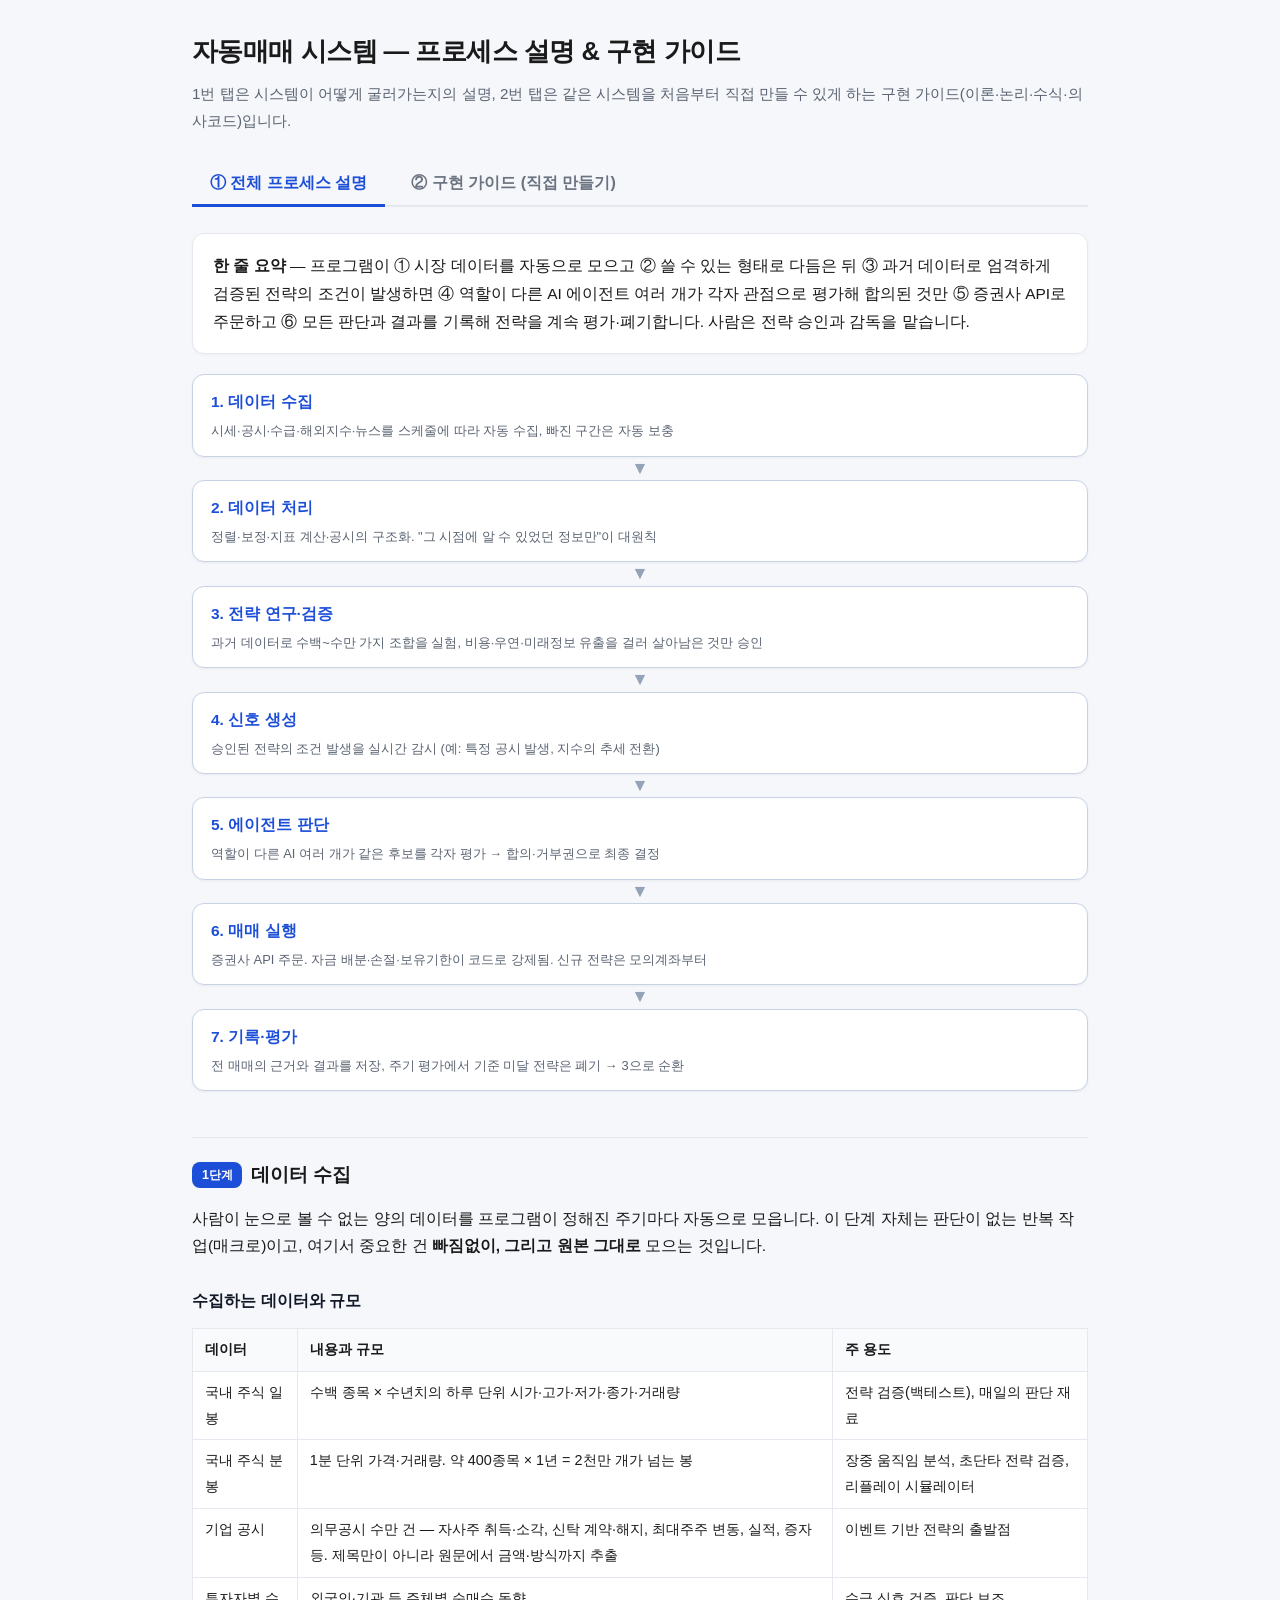
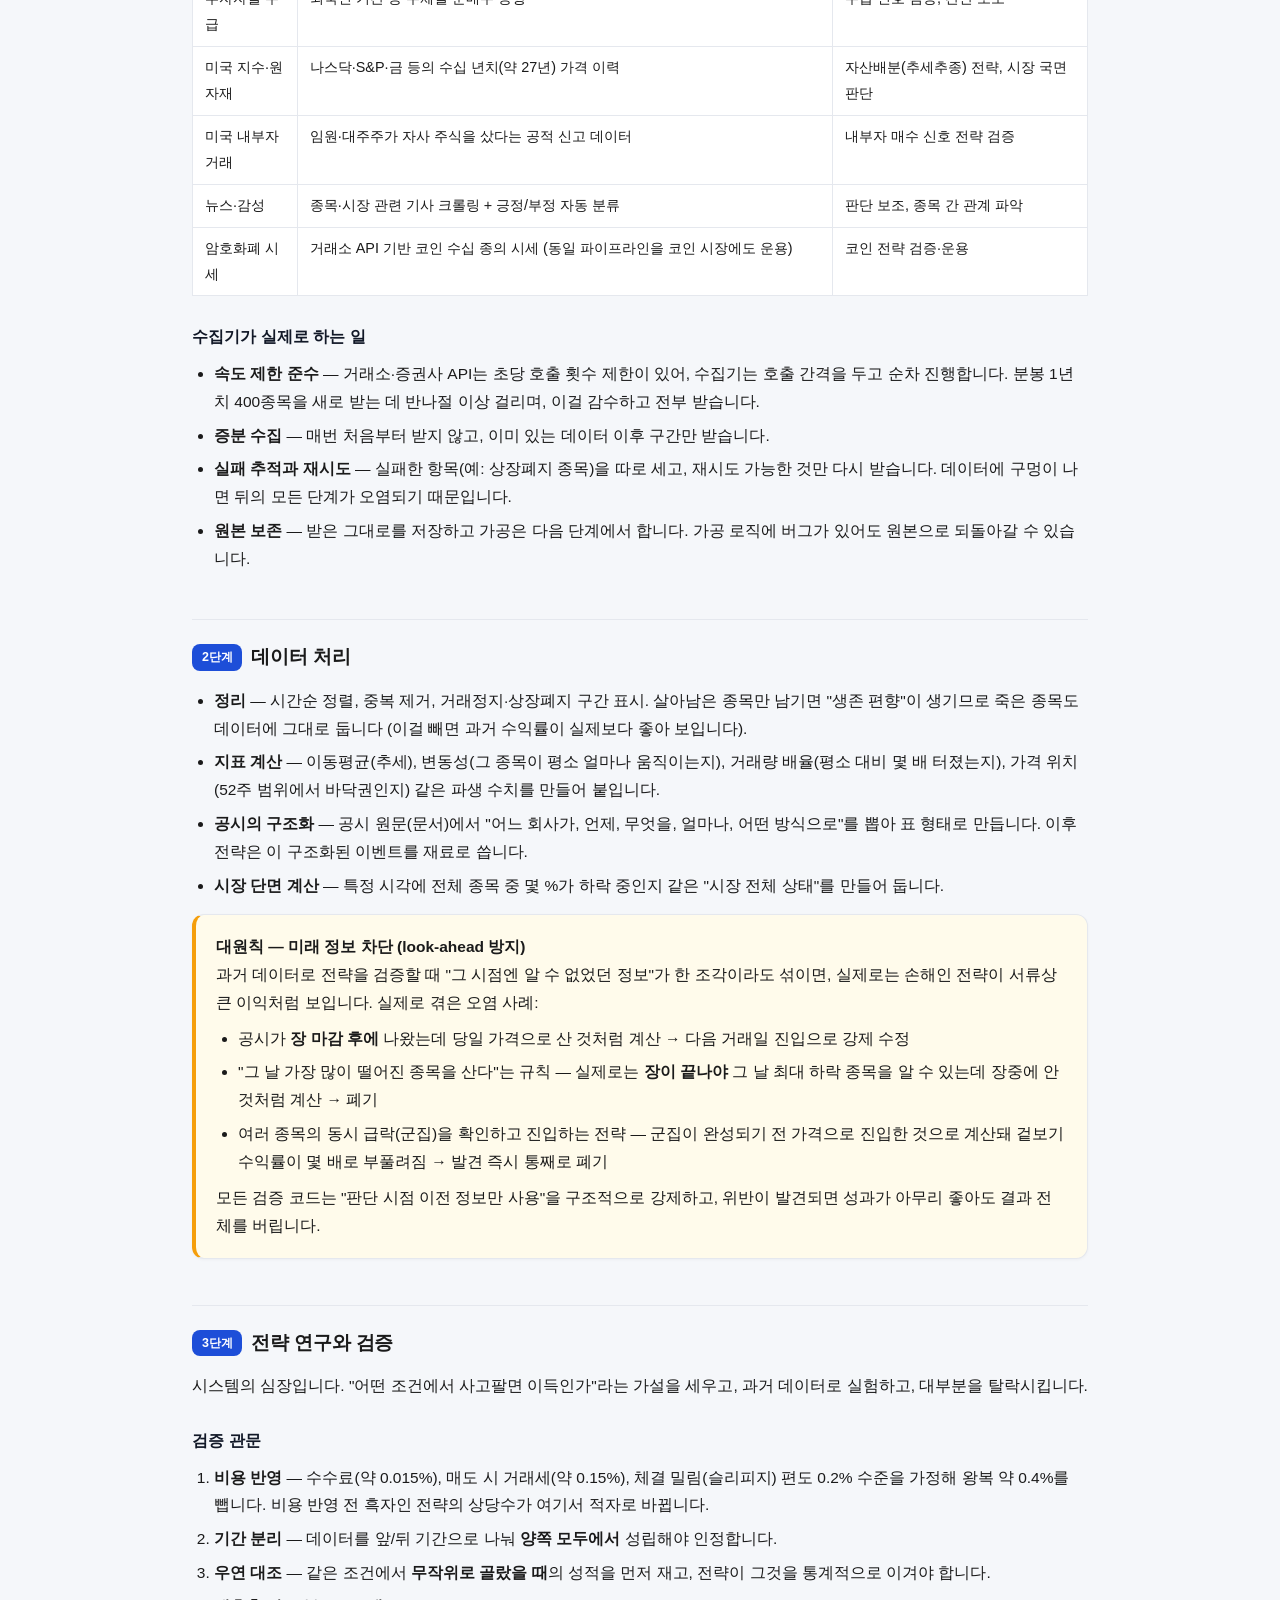
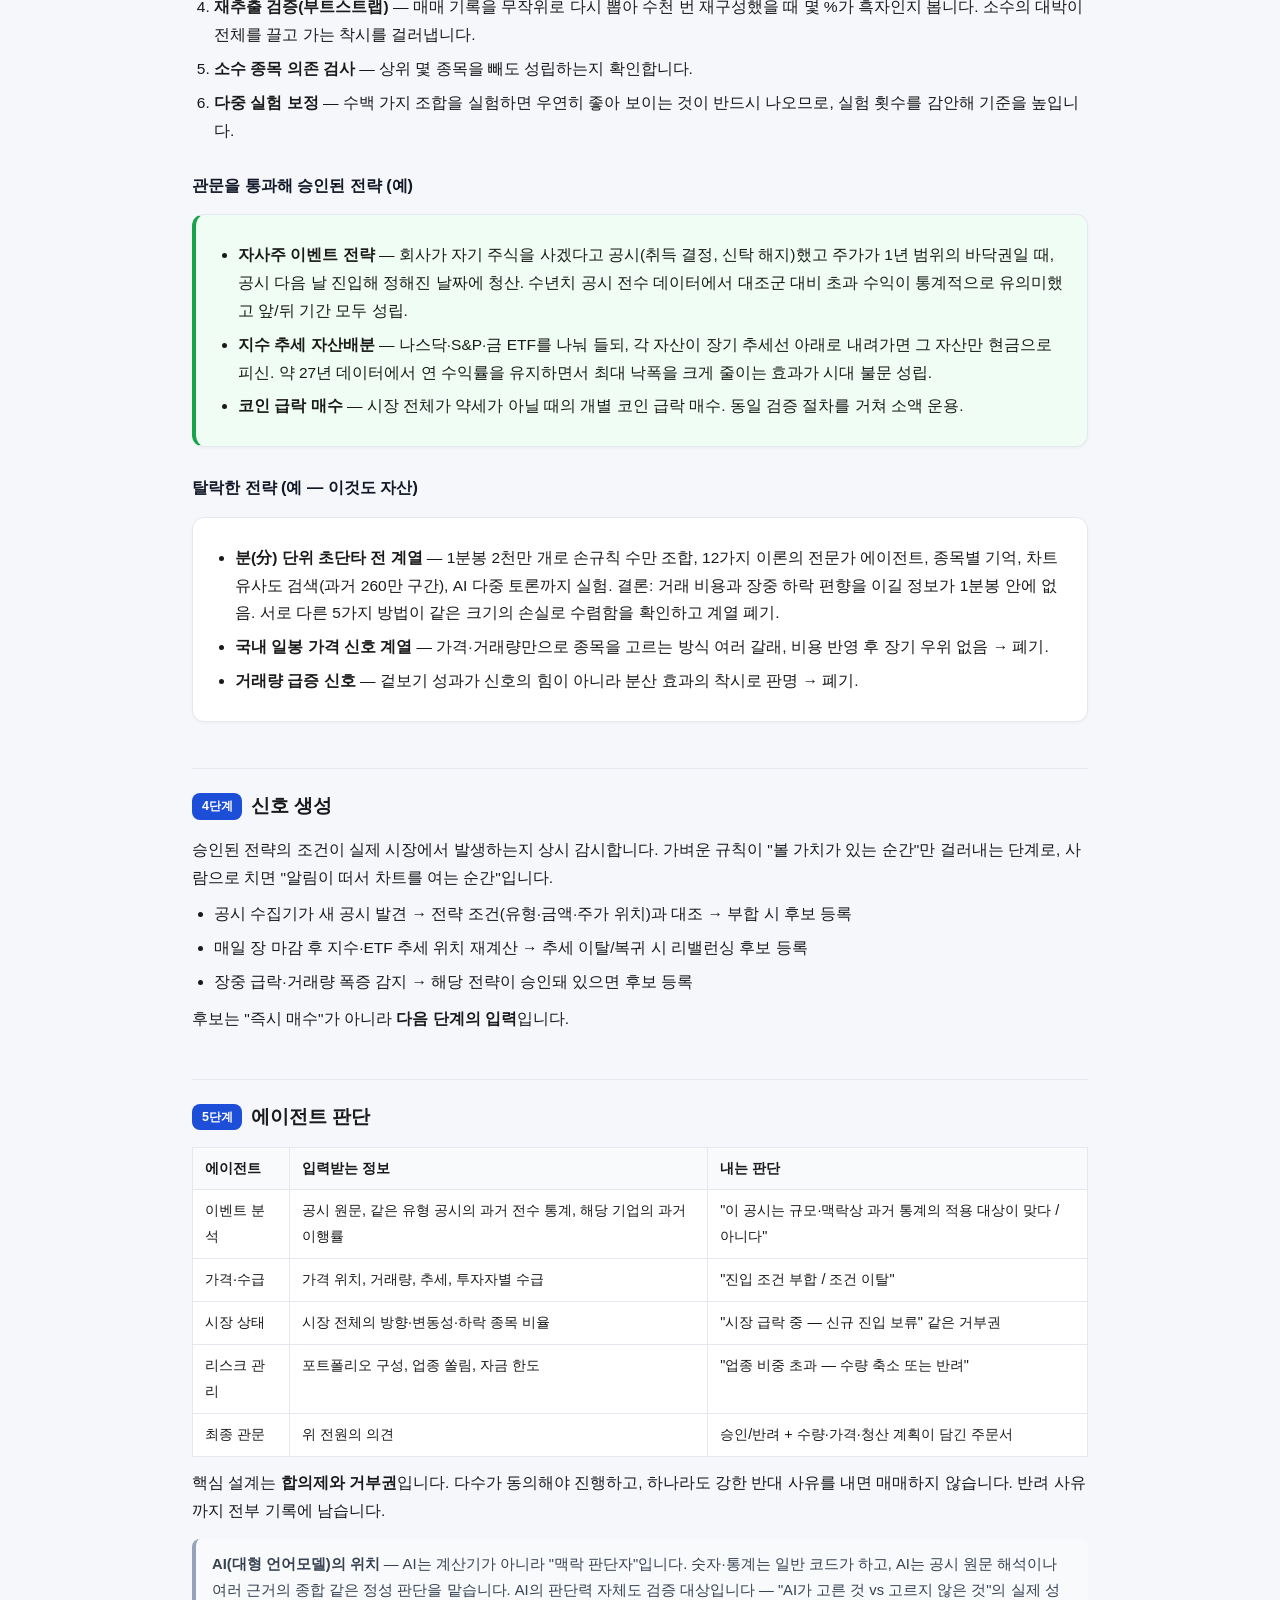
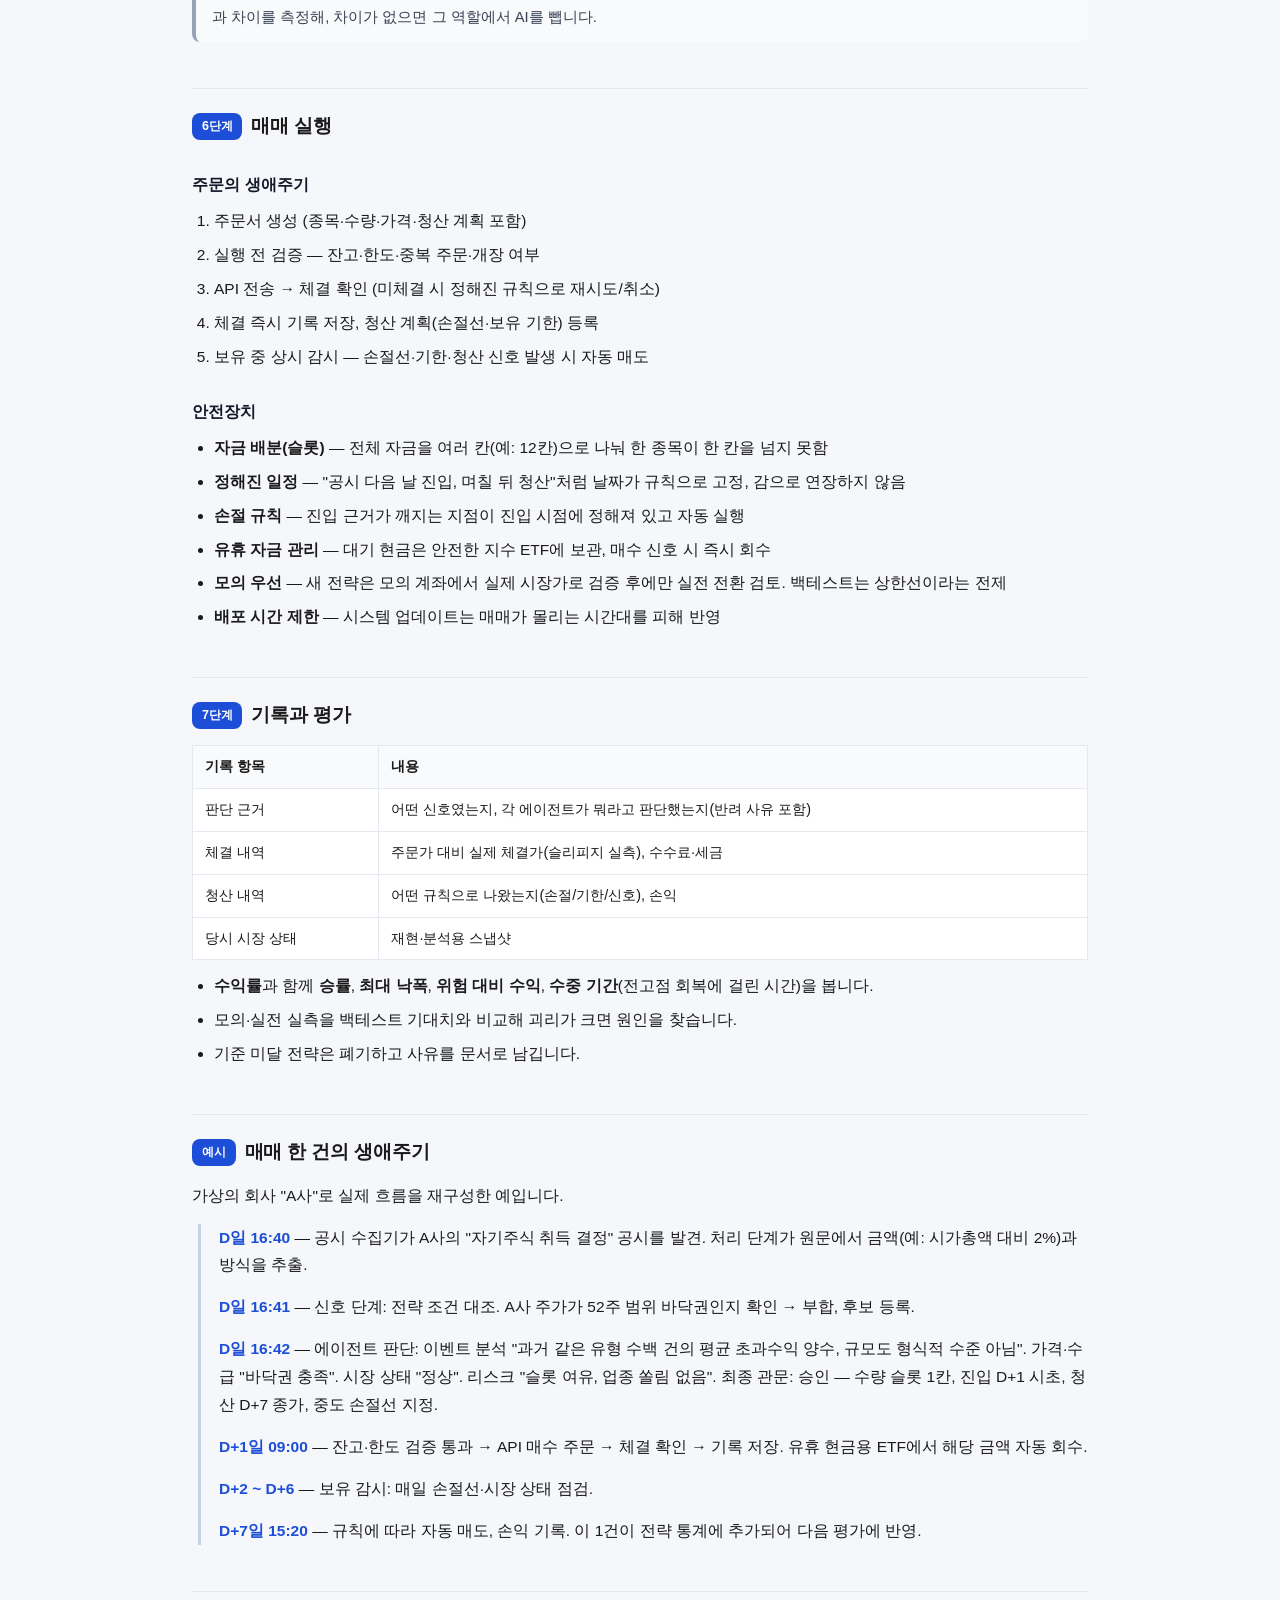
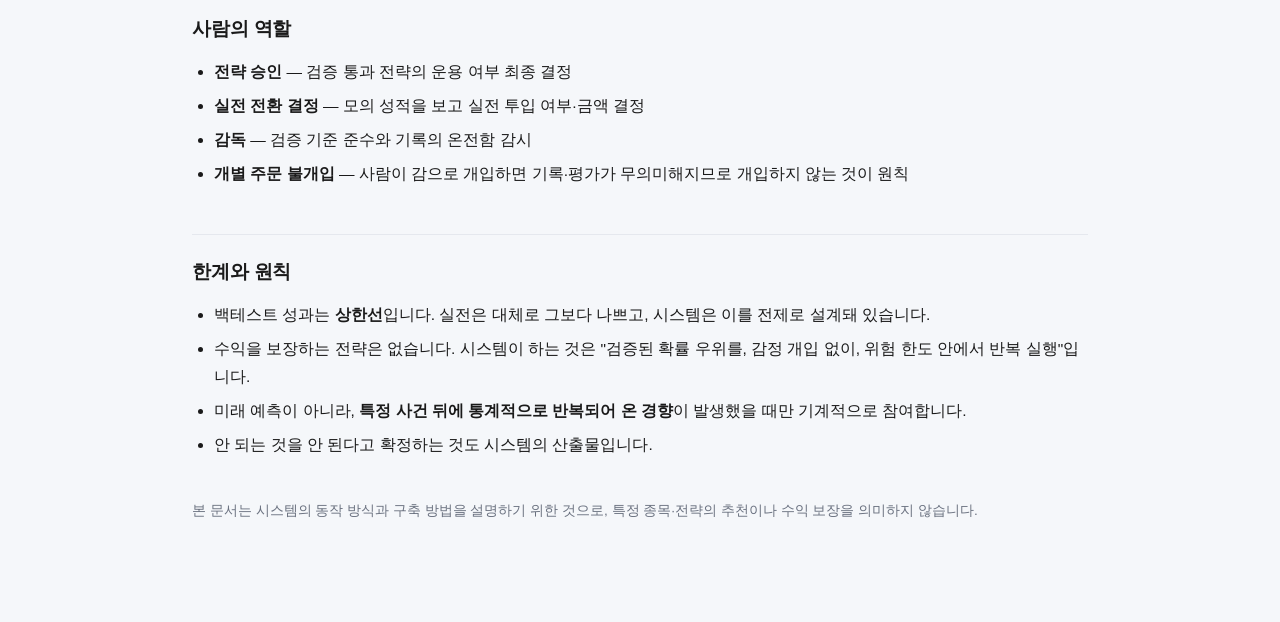
<file: reference.html>
<!doctype html>
<html lang="ko">
<head>
<meta charset="utf-8">
<meta name="viewport" content="width=device-width,initial-scale=1">
<title>자동매매 시스템 — 프로세스 설명 &amp; 구현 가이드</title>
<style>
:root{color-scheme:light}
*{box-sizing:border-box}
body{margin:0;background:#f5f7fa;color:#1a1a1a;font-family:-apple-system,'Segoe UI','Malgun Gothic',sans-serif;line-height:1.8;font-size:15.5px}
.page{max-width:940px;margin:0 auto;padding:28px 22px 90px}
h1{font-size:1.6rem;letter-spacing:-.02em;margin:0 0 6px}
.sub{color:#5b6472;margin:0 0 20px;font-size:.95rem}
.tabs{display:flex;gap:8px;margin:0 0 26px;border-bottom:2px solid #e5e8ee;position:sticky;top:0;background:#f5f7fa;padding-top:8px;z-index:10}
.tabs button{border:none;background:none;font-size:1rem;font-weight:650;padding:10px 18px;cursor:pointer;color:#6b7280;border-bottom:3px solid transparent;margin-bottom:-2px}
.tabs button.on{color:#1d4ed8;border-bottom-color:#1d4ed8}
.tab{display:none}
.tab.on{display:block}
h2{font-size:1.2rem;margin:46px 0 12px;padding-top:20px;border-top:1px solid #e5e8ee;letter-spacing:-.01em}
h2 .step{display:inline-block;background:#1d4ed8;color:#fff;border-radius:8px;font-size:.78rem;padding:2px 10px;margin-right:9px;vertical-align:2px;font-weight:700}
h2 .step.g{background:#047857}
h3{font-size:1.02rem;margin:26px 0 8px;color:#111827}
p{margin:9px 0}
.box{background:#fff;border:1px solid #e5e8ee;border-radius:12px;padding:18px 20px;margin:14px 0;box-shadow:0 1px 3px rgba(16,24,40,.04)}
.note{background:#f8fafc;border-left:4px solid #94a3b8;border-radius:8px;padding:12px 16px;margin:14px 0;font-size:.92rem;color:#374151}
.warn{background:#fffbeb;border-left:4px solid #f59e0b}
.good{background:#f0fdf4;border-left:4px solid #16a34a}
table{border-collapse:collapse;width:100%;margin:12px 0;font-size:.9rem;background:#fff}
th,td{border:1px solid #e5e8ee;padding:8px 12px;text-align:left;vertical-align:top}
th{background:#f8fafc;font-weight:650;white-space:nowrap}
.flow{display:flex;flex-direction:column;gap:0;margin:20px 0}
.fbox{background:#fff;border:1.5px solid #c7d2e5;border-radius:12px;padding:13px 18px;box-shadow:0 1px 3px rgba(16,24,40,.05)}
.fbox b{color:#1d4ed8}
.fbox small{color:#5b6472;display:block;margin-top:3px}
.farrow{text-align:center;color:#94a3b8;font-size:1.1rem;padding:3px 0;line-height:1}
ul,ol{margin:8px 0;padding-left:22px}
li{margin:6px 0}
.small{font-size:.85rem;color:#6b7280}
code{background:#eef2f7;border-radius:5px;padding:1px 6px;font-size:.87em}
pre{background:#0f172a;color:#e2e8f0;border-radius:10px;padding:14px 18px;overflow-x:auto;font-size:.84rem;line-height:1.6;margin:12px 0}
pre .c{color:#7dd3fc}
.formula{background:#fff;border:1px dashed #94a3b8;border-radius:10px;padding:12px 18px;margin:12px 0;font-family:ui-monospace,Consolas,monospace;font-size:.9rem;overflow-x:auto;white-space:nowrap}
.tl{border-left:3px solid #c7d2e5;margin:14px 0 14px 6px;padding-left:18px}
.tl .t{margin:14px 0}
.tl .t b{color:#1d4ed8}
.toc{background:#fff;border:1px solid #e5e8ee;border-radius:12px;padding:14px 20px;margin:16px 0;font-size:.92rem;columns:2;column-gap:30px}
.toc a{color:#1d4ed8;text-decoration:none}
.toc div{margin:4px 0;break-inside:avoid}
</style>
</head>
<body>
<div class="page">

<h1>자동매매 시스템 — 프로세스 설명 &amp; 구현 가이드</h1>
<p class="sub">1번 탭은 시스템이 어떻게 굴러가는지의 설명, 2번 탭은 같은 시스템을 처음부터 직접 만들 수 있게 하는 구현 가이드(이론·논리·수식·의사코드)입니다.</p>

<div class="tabs">
<button class="on" onclick="tab(0)">① 전체 프로세스 설명</button>
<button onclick="tab(1)">② 구현 가이드 (직접 만들기)</button>
</div>

<!-- ══════════════════════ 탭 1: 프로세스 설명 ══════════════════════ -->
<div class="tab on" id="tab0">

<div class="box">
<b>한 줄 요약</b> — 프로그램이 ① 시장 데이터를 자동으로 모으고 ② 쓸 수 있는 형태로 다듬은 뒤 ③ 과거 데이터로 엄격하게 검증된 전략의 조건이 발생하면 ④ 역할이 다른 AI 에이전트 여러 개가 각자 관점으로 평가해 합의된 것만 ⑤ 증권사 API로 주문하고 ⑥ 모든 판단과 결과를 기록해 전략을 계속 평가·폐기합니다. 사람은 전략 승인과 감독을 맡습니다.
</div>

<div class="flow">
  <div class="fbox"><b>1. 데이터 수집</b><small>시세·공시·수급·해외지수·뉴스를 스케줄에 따라 자동 수집, 빠진 구간은 자동 보충</small></div>
  <div class="farrow">▼</div>
  <div class="fbox"><b>2. 데이터 처리</b><small>정렬·보정·지표 계산·공시의 구조화. "그 시점에 알 수 있었던 정보만"이 대원칙</small></div>
  <div class="farrow">▼</div>
  <div class="fbox"><b>3. 전략 연구·검증</b><small>과거 데이터로 수백~수만 가지 조합을 실험, 비용·우연·미래정보 유출을 걸러 살아남은 것만 승인</small></div>
  <div class="farrow">▼</div>
  <div class="fbox"><b>4. 신호 생성</b><small>승인된 전략의 조건 발생을 실시간 감시 (예: 특정 공시 발생, 지수의 추세 전환)</small></div>
  <div class="farrow">▼</div>
  <div class="fbox"><b>5. 에이전트 판단</b><small>역할이 다른 AI 여러 개가 같은 후보를 각자 평가 → 합의·거부권으로 최종 결정</small></div>
  <div class="farrow">▼</div>
  <div class="fbox"><b>6. 매매 실행</b><small>증권사 API 주문. 자금 배분·손절·보유기한이 코드로 강제됨. 신규 전략은 모의계좌부터</small></div>
  <div class="farrow">▼</div>
  <div class="fbox"><b>7. 기록·평가</b><small>전 매매의 근거와 결과를 저장, 주기 평가에서 기준 미달 전략은 폐기 → 3으로 순환</small></div>
</div>

<h2><span class="step">1단계</span>데이터 수집</h2>
<p>사람이 눈으로 볼 수 없는 양의 데이터를 프로그램이 정해진 주기마다 자동으로 모읍니다. 이 단계 자체는 판단이 없는 반복 작업(매크로)이고, 여기서 중요한 건 <b>빠짐없이, 그리고 원본 그대로</b> 모으는 것입니다.</p>

<h3>수집하는 데이터와 규모</h3>
<table>
<tr><th>데이터</th><th>내용과 규모</th><th>주 용도</th></tr>
<tr><td>국내 주식 일봉</td><td>수백 종목 × 수년치의 하루 단위 시가·고가·저가·종가·거래량</td><td>전략 검증(백테스트), 매일의 판단 재료</td></tr>
<tr><td>국내 주식 분봉</td><td>1분 단위 가격·거래량. 약 400종목 × 1년 = 2천만 개가 넘는 봉</td><td>장중 움직임 분석, 초단타 전략 검증, 리플레이 시뮬레이터</td></tr>
<tr><td>기업 공시</td><td>의무공시 수만 건 — 자사주 취득·소각, 신탁 계약·해지, 최대주주 변동, 실적, 증자 등. 제목만이 아니라 원문에서 금액·방식까지 추출</td><td>이벤트 기반 전략의 출발점</td></tr>
<tr><td>투자자별 수급</td><td>외국인·기관 등 주체별 순매수 동향</td><td>수급 신호 검증, 판단 보조</td></tr>
<tr><td>미국 지수·원자재</td><td>나스닥·S&amp;P·금 등의 수십 년치(약 27년) 가격 이력</td><td>자산배분(추세추종) 전략, 시장 국면 판단</td></tr>
<tr><td>미국 내부자 거래</td><td>임원·대주주가 자사 주식을 샀다는 공적 신고 데이터</td><td>내부자 매수 신호 전략 검증</td></tr>
<tr><td>뉴스·감성</td><td>종목·시장 관련 기사 크롤링 + 긍정/부정 자동 분류</td><td>판단 보조, 종목 간 관계 파악</td></tr>
<tr><td>암호화폐 시세</td><td>거래소 API 기반 코인 수십 종의 시세 (동일 파이프라인을 코인 시장에도 운용)</td><td>코인 전략 검증·운용</td></tr>
</table>

<h3>수집기가 실제로 하는 일</h3>
<ul>
<li><b>속도 제한 준수</b> — 거래소·증권사 API는 초당 호출 횟수 제한이 있어, 수집기는 호출 간격을 두고 순차 진행합니다. 분봉 1년치 400종목을 새로 받는 데 반나절 이상 걸리며, 이걸 감수하고 전부 받습니다.</li>
<li><b>증분 수집</b> — 매번 처음부터 받지 않고, 이미 있는 데이터 이후 구간만 받습니다.</li>
<li><b>실패 추적과 재시도</b> — 실패한 항목(예: 상장폐지 종목)을 따로 세고, 재시도 가능한 것만 다시 받습니다. 데이터에 구멍이 나면 뒤의 모든 단계가 오염되기 때문입니다.</li>
<li><b>원본 보존</b> — 받은 그대로를 저장하고 가공은 다음 단계에서 합니다. 가공 로직에 버그가 있어도 원본으로 되돌아갈 수 있습니다.</li>
</ul>

<h2><span class="step">2단계</span>데이터 처리</h2>
<ul>
<li><b>정리</b> — 시간순 정렬, 중복 제거, 거래정지·상장폐지 구간 표시. 살아남은 종목만 남기면 "생존 편향"이 생기므로 죽은 종목도 데이터에 그대로 둡니다 (이걸 빼면 과거 수익률이 실제보다 좋아 보입니다).</li>
<li><b>지표 계산</b> — 이동평균(추세), 변동성(그 종목이 평소 얼마나 움직이는지), 거래량 배율(평소 대비 몇 배 터졌는지), 가격 위치(52주 범위에서 바닥권인지) 같은 파생 수치를 만들어 붙입니다.</li>
<li><b>공시의 구조화</b> — 공시 원문(문서)에서 "어느 회사가, 언제, 무엇을, 얼마나, 어떤 방식으로"를 뽑아 표 형태로 만듭니다. 이후 전략은 이 구조화된 이벤트를 재료로 씁니다.</li>
<li><b>시장 단면 계산</b> — 특정 시각에 전체 종목 중 몇 %가 하락 중인지 같은 "시장 전체 상태"를 만들어 둡니다.</li>
</ul>

<div class="box warn">
<b>대원칙 — 미래 정보 차단 (look-ahead 방지)</b><br>
과거 데이터로 전략을 검증할 때 "그 시점엔 알 수 없었던 정보"가 한 조각이라도 섞이면, 실제로는 손해인 전략이 서류상 큰 이익처럼 보입니다. 실제로 겪은 오염 사례:
<ul>
<li>공시가 <b>장 마감 후에</b> 나왔는데 당일 가격으로 산 것처럼 계산 → 다음 거래일 진입으로 강제 수정</li>
<li>"그 날 가장 많이 떨어진 종목을 산다"는 규칙 — 실제로는 <b>장이 끝나야</b> 그 날 최대 하락 종목을 알 수 있는데 장중에 안 것처럼 계산 → 폐기</li>
<li>여러 종목의 동시 급락(군집)을 확인하고 진입하는 전략 — 군집이 완성되기 전 가격으로 진입한 것으로 계산돼 겉보기 수익률이 몇 배로 부풀려짐 → 발견 즉시 통째로 폐기</li>
</ul>
모든 검증 코드는 "판단 시점 이전 정보만 사용"을 구조적으로 강제하고, 위반이 발견되면 성과가 아무리 좋아도 결과 전체를 버립니다.
</div>

<h2><span class="step">3단계</span>전략 연구와 검증</h2>
<p>시스템의 심장입니다. "어떤 조건에서 사고팔면 이득인가"라는 가설을 세우고, 과거 데이터로 실험하고, 대부분을 탈락시킵니다.</p>

<h3>검증 관문</h3>
<ol>
<li><b>비용 반영</b> — 수수료(약 0.015%), 매도 시 거래세(약 0.15%), 체결 밀림(슬리피지) 편도 0.2% 수준을 가정해 왕복 약 0.4%를 뺍니다. 비용 반영 전 흑자인 전략의 상당수가 여기서 적자로 바뀝니다.</li>
<li><b>기간 분리</b> — 데이터를 앞/뒤 기간으로 나눠 <b>양쪽 모두에서</b> 성립해야 인정합니다.</li>
<li><b>우연 대조</b> — 같은 조건에서 <b>무작위로 골랐을 때</b>의 성적을 먼저 재고, 전략이 그것을 통계적으로 이겨야 합니다.</li>
<li><b>재추출 검증(부트스트랩)</b> — 매매 기록을 무작위로 다시 뽑아 수천 번 재구성했을 때 몇 %가 흑자인지 봅니다. 소수의 대박이 전체를 끌고 가는 착시를 걸러냅니다.</li>
<li><b>소수 종목 의존 검사</b> — 상위 몇 종목을 빼도 성립하는지 확인합니다.</li>
<li><b>다중 실험 보정</b> — 수백 가지 조합을 실험하면 우연히 좋아 보이는 것이 반드시 나오므로, 실험 횟수를 감안해 기준을 높입니다.</li>
</ol>

<h3>관문을 통과해 승인된 전략 (예)</h3>
<div class="box good">
<ul>
<li><b>자사주 이벤트 전략</b> — 회사가 자기 주식을 사겠다고 공시(취득 결정, 신탁 해지)했고 주가가 1년 범위의 바닥권일 때, 공시 다음 날 진입해 정해진 날짜에 청산. 수년치 공시 전수 데이터에서 대조군 대비 초과 수익이 통계적으로 유의미했고 앞/뒤 기간 모두 성립.</li>
<li><b>지수 추세 자산배분</b> — 나스닥·S&amp;P·금 ETF를 나눠 들되, 각 자산이 장기 추세선 아래로 내려가면 그 자산만 현금으로 피신. 약 27년 데이터에서 연 수익률을 유지하면서 최대 낙폭을 크게 줄이는 효과가 시대 불문 성립.</li>
<li><b>코인 급락 매수</b> — 시장 전체가 약세가 아닐 때의 개별 코인 급락 매수. 동일 검증 절차를 거쳐 소액 운용.</li>
</ul>
</div>

<h3>탈락한 전략 (예 — 이것도 자산)</h3>
<div class="box">
<ul>
<li><b>분(分) 단위 초단타 전 계열</b> — 1분봉 2천만 개로 손규칙 수만 조합, 12가지 이론의 전문가 에이전트, 종목별 기억, 차트 유사도 검색(과거 260만 구간), AI 다중 토론까지 실험. 결론: 거래 비용과 장중 하락 편향을 이길 정보가 1분봉 안에 없음. 서로 다른 5가지 방법이 같은 크기의 손실로 수렴함을 확인하고 계열 폐기.</li>
<li><b>국내 일봉 가격 신호 계열</b> — 가격·거래량만으로 종목을 고르는 방식 여러 갈래, 비용 반영 후 장기 우위 없음 → 폐기.</li>
<li><b>거래량 급증 신호</b> — 겉보기 성과가 신호의 힘이 아니라 분산 효과의 착시로 판명 → 폐기.</li>
</ul>
</div>

<h2><span class="step">4단계</span>신호 생성</h2>
<p>승인된 전략의 조건이 실제 시장에서 발생하는지 상시 감시합니다. 가벼운 규칙이 "볼 가치가 있는 순간"만 걸러내는 단계로, 사람으로 치면 "알림이 떠서 차트를 여는 순간"입니다.</p>
<ul>
<li>공시 수집기가 새 공시 발견 → 전략 조건(유형·금액·주가 위치)과 대조 → 부합 시 후보 등록</li>
<li>매일 장 마감 후 지수·ETF 추세 위치 재계산 → 추세 이탈/복귀 시 리밸런싱 후보 등록</li>
<li>장중 급락·거래량 폭증 감지 → 해당 전략이 승인돼 있으면 후보 등록</li>
</ul>
<p>후보는 "즉시 매수"가 아니라 <b>다음 단계의 입력</b>입니다.</p>

<h2><span class="step">5단계</span>에이전트 판단</h2>
<table>
<tr><th>에이전트</th><th>입력받는 정보</th><th>내는 판단</th></tr>
<tr><td>이벤트 분석</td><td>공시 원문, 같은 유형 공시의 과거 전수 통계, 해당 기업의 과거 이행률</td><td>"이 공시는 규모·맥락상 과거 통계의 적용 대상이 맞다 / 아니다"</td></tr>
<tr><td>가격·수급</td><td>가격 위치, 거래량, 추세, 투자자별 수급</td><td>"진입 조건 부합 / 조건 이탈"</td></tr>
<tr><td>시장 상태</td><td>시장 전체의 방향·변동성·하락 종목 비율</td><td>"시장 급락 중 — 신규 진입 보류" 같은 거부권</td></tr>
<tr><td>리스크 관리</td><td>포트폴리오 구성, 업종 쏠림, 자금 한도</td><td>"업종 비중 초과 — 수량 축소 또는 반려"</td></tr>
<tr><td>최종 관문</td><td>위 전원의 의견</td><td>승인/반려 + 수량·가격·청산 계획이 담긴 주문서</td></tr>
</table>
<p>핵심 설계는 <b>합의제와 거부권</b>입니다. 다수가 동의해야 진행하고, 하나라도 강한 반대 사유를 내면 매매하지 않습니다. 반려 사유까지 전부 기록에 남습니다.</p>
<div class="note">
<b>AI(대형 언어모델)의 위치</b> — AI는 계산기가 아니라 "맥락 판단자"입니다. 숫자·통계는 일반 코드가 하고, AI는 공시 원문 해석이나 여러 근거의 종합 같은 정성 판단을 맡습니다. AI의 판단력 자체도 검증 대상입니다 — "AI가 고른 것 vs 고르지 않은 것"의 실제 성과 차이를 측정해, 차이가 없으면 그 역할에서 AI를 뺍니다.
</div>

<h2><span class="step">6단계</span>매매 실행</h2>
<h3>주문의 생애주기</h3>
<ol>
<li>주문서 생성 (종목·수량·가격·청산 계획 포함)</li>
<li>실행 전 검증 — 잔고·한도·중복 주문·개장 여부</li>
<li>API 전송 → 체결 확인 (미체결 시 정해진 규칙으로 재시도/취소)</li>
<li>체결 즉시 기록 저장, 청산 계획(손절선·보유 기한) 등록</li>
<li>보유 중 상시 감시 — 손절선·기한·청산 신호 발생 시 자동 매도</li>
</ol>
<h3>안전장치</h3>
<ul>
<li><b>자금 배분(슬롯)</b> — 전체 자금을 여러 칸(예: 12칸)으로 나눠 한 종목이 한 칸을 넘지 못함</li>
<li><b>정해진 일정</b> — "공시 다음 날 진입, 며칠 뒤 청산"처럼 날짜가 규칙으로 고정, 감으로 연장하지 않음</li>
<li><b>손절 규칙</b> — 진입 근거가 깨지는 지점이 진입 시점에 정해져 있고 자동 실행</li>
<li><b>유휴 자금 관리</b> — 대기 현금은 안전한 지수 ETF에 보관, 매수 신호 시 즉시 회수</li>
<li><b>모의 우선</b> — 새 전략은 모의 계좌에서 실제 시장가로 검증 후에만 실전 전환 검토. 백테스트는 상한선이라는 전제</li>
<li><b>배포 시간 제한</b> — 시스템 업데이트는 매매가 몰리는 시간대를 피해 반영</li>
</ul>

<h2><span class="step">7단계</span>기록과 평가</h2>
<table>
<tr><th>기록 항목</th><th>내용</th></tr>
<tr><td>판단 근거</td><td>어떤 신호였는지, 각 에이전트가 뭐라고 판단했는지(반려 사유 포함)</td></tr>
<tr><td>체결 내역</td><td>주문가 대비 실제 체결가(슬리피지 실측), 수수료·세금</td></tr>
<tr><td>청산 내역</td><td>어떤 규칙으로 나왔는지(손절/기한/신호), 손익</td></tr>
<tr><td>당시 시장 상태</td><td>재현·분석용 스냅샷</td></tr>
</table>
<ul>
<li><b>수익률</b>과 함께 <b>승률</b>, <b>최대 낙폭</b>, <b>위험 대비 수익</b>, <b>수중 기간</b>(전고점 회복에 걸린 시간)을 봅니다.</li>
<li>모의·실전 실측을 백테스트 기대치와 비교해 괴리가 크면 원인을 찾습니다.</li>
<li>기준 미달 전략은 폐기하고 사유를 문서로 남깁니다.</li>
</ul>

<h2><span class="step">예시</span>매매 한 건의 생애주기</h2>
<p>가상의 회사 "A사"로 실제 흐름을 재구성한 예입니다.</p>
<div class="tl">
<div class="t"><b>D일 16:40</b> — 공시 수집기가 A사의 "자기주식 취득 결정" 공시를 발견. 처리 단계가 원문에서 금액(예: 시가총액 대비 2%)과 방식을 추출.</div>
<div class="t"><b>D일 16:41</b> — 신호 단계: 전략 조건 대조. A사 주가가 52주 범위 바닥권인지 확인 → 부합, 후보 등록.</div>
<div class="t"><b>D일 16:42</b> — 에이전트 판단: 이벤트 분석 "과거 같은 유형 수백 건의 평균 초과수익 양수, 규모도 형식적 수준 아님". 가격·수급 "바닥권 충족". 시장 상태 "정상". 리스크 "슬롯 여유, 업종 쏠림 없음". 최종 관문: 승인 — 수량 슬롯 1칸, 진입 D+1 시초, 청산 D+7 종가, 중도 손절선 지정.</div>
<div class="t"><b>D+1일 09:00</b> — 잔고·한도 검증 통과 → API 매수 주문 → 체결 확인 → 기록 저장. 유휴 현금용 ETF에서 해당 금액 자동 회수.</div>
<div class="t"><b>D+2 ~ D+6</b> — 보유 감시: 매일 손절선·시장 상태 점검.</div>
<div class="t"><b>D+7일 15:20</b> — 규칙에 따라 자동 매도, 손익 기록. 이 1건이 전략 통계에 추가되어 다음 평가에 반영.</div>
</div>

<h2>사람의 역할</h2>
<ul>
<li><b>전략 승인</b> — 검증 통과 전략의 운용 여부 최종 결정</li>
<li><b>실전 전환 결정</b> — 모의 성적을 보고 실전 투입 여부·금액 결정</li>
<li><b>감독</b> — 검증 기준 준수와 기록의 온전함 감시</li>
<li><b>개별 주문 불개입</b> — 사람이 감으로 개입하면 기록·평가가 무의미해지므로 개입하지 않는 것이 원칙</li>
</ul>

<h2>한계와 원칙</h2>
<ul>
<li>백테스트 성과는 <b>상한선</b>입니다. 실전은 대체로 그보다 나쁘고, 시스템은 이를 전제로 설계돼 있습니다.</li>
<li>수익을 보장하는 전략은 없습니다. 시스템이 하는 것은 "검증된 확률 우위를, 감정 개입 없이, 위험 한도 안에서 반복 실행"입니다.</li>
<li>미래 예측이 아니라, <b>특정 사건 뒤에 통계적으로 반복되어 온 경향</b>이 발생했을 때만 기계적으로 참여합니다.</li>
<li>안 되는 것을 안 된다고 확정하는 것도 시스템의 산출물입니다.</li>
</ul>

</div><!-- /tab0 -->

<!-- ══════════════════════ 탭 2: 구현 가이드 ══════════════════════ -->
<div class="tab" id="tab1">

<div class="box">
<b>이 탭의 목적</b> — 위 프로세스와 같은 시스템을 <b>본인의 계좌·본인의 코드로 처음부터 직접</b> 만들 수 있게, 필요한 이론·논리·수식·의사코드를 전부 적었습니다. 특정 회사의 코드를 베끼는 것이 아니라 방법을 배우는 문서입니다. 이 문서를 AI 코딩 도구(예: Claude)에 주고 "이대로 만들어줘"라고 해도 동작하는 뼈대가 나오도록 썼습니다.
</div>

<div class="toc">
<div><a href="#g1">G1. 준비물</a></div>
<div><a href="#g2">G2. 전체 아키텍처와 모듈 분리</a></div>
<div><a href="#g3">G3. 데이터 저장 설계</a></div>
<div><a href="#g4">G4. 수집기 구현 논리</a></div>
<div><a href="#g5">G5. 지표 계산 수식</a></div>
<div><a href="#g6">G6. 백테스트 엔진</a></div>
<div><a href="#g7">G7. 검증 방법론 (수식·절차)</a></div>
<div><a href="#g8">G8. 전략 설계 이론</a></div>
<div><a href="#g9">G9. AI 에이전트 계층 설계</a></div>
<div><a href="#g10">G10. 실행기 (페이퍼 → 실전)</a></div>
<div><a href="#g11">G11. 기록·평가 구현</a></div>
<div><a href="#g12">G12. 구현 순서 로드맵</a></div>
<div><a href="#g13">G13. 흔한 함정 체크리스트</a></div>
</div>

<h2 id="g1"><span class="step g">G1</span>준비물</h2>
<ul>
<li><b>증권사 OpenAPI</b> — 본인이 쓰는 증권사의 개발자 포털에서 API 사용 신청. 필요한 권한은 세 가지: 시세 조회(일봉·분봉), 계좌 조회(잔고·체결), 주문. 대부분 "모의투자" 전용 키를 따로 발급해 주므로 반드시 모의 키부터 발급.</li>
<li><b>공시 OpenAPI</b> — 금융감독원 전자공시(DART)가 무료 API를 제공. 회사별·기간별 공시 목록과 보고서 원문 데이터를 받을 수 있음.</li>
<li><b>LLM API 키</b> — AI 판단 계층에 사용. 여러 모델을 쓸 수 있는 중계 서비스가 편함.</li>
<li><b>실행 환경</b> — 일반 PC면 충분. 서버 상시 가동이 필요한 건 실시간 매매 단계부터이고, 연구·백테스트는 로컬에서 다 됨. 언어는 무엇이든 되지만 데이터 처리 루프가 많으므로 배열 연산이 빠른 언어/방식 권장.</li>
<li><b>비용 감각</b> — 수수료·세금은 증권사/국가 공시값을 쓰고, 슬리피지는 보수적으로 가정(뒤 G6). "낙관적 비용"이 최대의 적.</li>
</ul>

<h2 id="g2"><span class="step g">G2</span>전체 아키텍처와 모듈 분리</h2>
<p>다섯 모듈로 나눕니다. 나누는 이유는 각각 실패 방식이 달라서입니다 — 수집은 "빠짐"이 실패, 백테스트는 "미래 유출"이 실패, 실행은 "중복 주문"이 실패. 섞어 두면 어느 실패인지 알 수 없게 됩니다.</p>
<pre>
[수집기]  ──원본 저장──▶  [저장소]  ──읽기──▶  [백테스터/연구]
                              │                     │ (승인된 전략 규칙)
                              ▼                     ▼
                         [판단 계층(에이전트)] ──주문서──▶ [실행기] ──▶ 증권사 API
                              ▲                                │
                              └────────── [기록/평가] ◀────────┘
</pre>
<ul>
<li><b>수집기</b> — 외부 API에서 데이터를 받아 원본 그대로 저장. 판단 없음.</li>
<li><b>저장소</b> — 파일 또는 DB. 원본과 가공본을 구분해 보관.</li>
<li><b>백테스터/연구</b> — 과거 데이터로 전략을 실험·검증. 실행기와 완전히 분리.</li>
<li><b>판단 계층</b> — 실시간 후보에 대해 규칙 + AI 에이전트로 승인/반려 결정.</li>
<li><b>실행기</b> — 주문 전송과 포지션 관리만 담당. 여기에 전략 로직을 넣지 않음.</li>
</ul>
<div class="note">중요 원칙: <b>백테스터와 실행기는 같은 "체결 모델"과 같은 "전략 규칙 코드"를 공유</b>해야 합니다. 백테스트 따로 실전 따로 구현하면 미묘한 차이(진입 시점 하루 차이 등)로 실전 성과가 검증과 무관해집니다.</div>

<h2 id="g3"><span class="step g">G3</span>데이터 저장 설계</h2>
<p>시작은 "한 줄에 JSON 하나" 텍스트 파일(JSONL)로 충분합니다. 추가만 하는 구조라 손상에 강하고, 어떤 언어에서도 읽기 쉽습니다. 규모가 커지면 DB로 옮깁니다.</p>
<h3>권장 스키마 (필드는 예시 — 핵심은 "무엇을 남기느냐")</h3>
<pre>
<span class="c">// 봉(캔들) — 일봉이든 분봉이든 같은 구조</span>
{"code":"종목코드","d":"20260115","t":"093000","o":시가,"h":고가,"l":저가,"c":종가,"v":거래량}

<span class="c">// 구조화된 공시 이벤트</span>
{"date":"20260115","time":"1640","code":"종목코드","type":"자사주취득결정",
 "amount":금액,"method":"직접취득|신탁","ratio_mcap":시가총액대비비율,"raw_id":"원문식별자"}

<span class="c">// 매매 기록 (뒤 G11에서 확장)</span>
{"ts":"...","code":"...","side":"buy","qty":수량,"order_px":주문가,"fill_px":체결가,
 "strategy":"전략이름","reason":"판단근거요약","exit_plan":{"stop":손절가,"until":"청산예정일"}}
</pre>
<ul>
<li><b>원본과 가공본 분리</b> — 공시 원문 응답은 원본대로 저장하고, 구조화(금액 추출 등)는 별도 파일로. 추출 로직을 고치면 원본에서 다시 만들 수 있어야 함.</li>
<li><b>죽은 종목 포함</b> — 상장폐지 종목의 과거 데이터도 지우지 않음(생존 편향 방지).</li>
<li><b>시각은 항상 문자열로 정렬 가능한 형식</b> — <code>YYYYMMDD</code>+<code>HHMMSS</code>로 통일하면 문자열 비교=시간 비교가 되어 버그가 줄어듦.</li>
</ul>

<h2 id="g4"><span class="step g">G4</span>수집기 구현 논리</h2>
<p>모든 수집기는 같은 뼈대를 가집니다:</p>
<pre>
대상목록 = 종목 × 기간(또는 페이지)
이미저장됨 = 저장소에서 마지막 저장 지점 로드          <span class="c">// 증분 수집</span>
for 항목 in 대상목록:
    if 항목 in 이미저장됨: continue
    응답 = API호출(항목)                              <span class="c">// 실패 시 1~2회 재시도</span>
    if 실패: 실패목록.추가(항목); continue             <span class="c">// 멈추지 말고 계속</span>
    저장소.append(응답 그대로)
    sleep(호출간격)                                   <span class="c">// 속도 제한 준수</span>
진행상황을 주기적으로 로그 (몇/전체, 실패 수, 예상 잔여시간)
</pre>
<ul>
<li><b>호출 간격</b> — 제공자의 초당 한도보다 여유 있게 (예: 한도의 절반). 한도 초과로 차단되면 훨씬 손해.</li>
<li><b>체크포인트</b> — 중간에 꺼져도 이어서 받을 수 있게, "무엇까지 받았는지"를 파일 자체(마지막 줄)로 판단하거나 별도 기록.</li>
<li><b>완결성 검사</b> — 수집 후 "종목별 일수 분포"를 찍어 구멍을 찾음. 예: 어떤 종목만 일수가 절반이면 원인(거래정지? 수집 실패?)을 확인.</li>
<li><b>분봉처럼 큰 데이터</b> — 한 번에 안 주는 API가 많으므로 "하루를 몇 개 시간창으로 쪼개 여러 번" 요청하는 구조로. 총 소요시간 = 종목수 × 일수 × 호출수 × 간격으로 미리 계산해 계획.</li>
</ul>

<h2 id="g5"><span class="step g">G5</span>지표 계산 수식</h2>
<p>전부 "시점 t까지의 데이터만" 사용해야 합니다. 특히 표준편차·평균에 <b>현재 봉을 포함하면 안 되는 경우</b>(신호 판정에 쓸 때)를 주의하세요 — 급락 봉 자체가 평균을 끌어내려 신호를 왜곡합니다.</p>
<div class="formula">이동평균 SMA_n(t) = ( P(t) + P(t-1) + … + P(t-n+1) ) / n</div>
<div class="formula">수익률 r(t) = P(t) / P(t-1) − 1 &nbsp;&nbsp;·&nbsp;&nbsp; k분 수익률 r_k(t) = P(t) / P(t−k) − 1</div>
<div class="formula">변동성 σ(t) = 과거 N개 r의 표준편차 (현재 봉 제외, 롤링 창) — "이 종목의 평소 움직임 크기"</div>
<div class="formula">거래량 배율 vr(t) = V(t) / 평균(V(t−1) … V(t−30)) — "평소 대비 몇 배 터졌나"</div>
<div class="formula">VWAP(t) = Σ(P·V) / Σ(V) (당일 누적) — "오늘 산 사람들의 평단"</div>
<div class="formula">52주 위치 pos52(t) = ( P(t) − 52주최저 ) / ( 52주최고 − 52주최저 ) — 0이면 바닥, 1이면 천장</div>
<div class="formula">최대낙폭 MDD = min( 자산곡선(t) / 그때까지의최고점 − 1 )</div>
<p>롤링 표준편차는 매번 다시 합산하면 느리므로, 합과 제곱합을 유지하며 창에서 나가는 값을 빼고 들어오는 값을 더하는 방식(러닝 섬)으로 구현하면 수천만 봉도 몇 초에 처리됩니다.</p>

<h2 id="g6"><span class="step g">G6</span>백테스트 엔진</h2>
<h3>체결 모델 — 가장 중요한 부분</h3>
<ul>
<li><b>진입은 "다음 봉 시가"</b> — 신호를 본 봉의 가격으로는 살 수 없습니다(그 봉이 끝나야 신호를 알 수 있으므로). 판단은 봉 t에서, 체결은 봉 t+1의 시가로.</li>
<li><b>손절은 비관적으로</b> — 봉 t의 저가가 손절선 아래면 체결가는 <code>min(손절가, 봉 시가)</code>. 갭 하락으로 손절선보다 낮게 시작했다면 그 낮은 가격에 팔린 것으로 계산해야 합니다. 반대로 익절 목표 도달은 낙관하지 말 것.</li>
<li><b>같은 봉에서 손절과 익절이 둘 다 가능하면 손절이 먼저</b> 일어난 것으로 처리 (보수적 가정).</li>
</ul>
<h3>비용 모델</h3>
<div class="formula">매수 실효단가 = 가격 × (1 + 슬리피지) × (1 + 수수료)</div>
<div class="formula">매도 실효수취 = 가격 × (1 − 슬리피지) × (1 − 수수료 − 거래세)</div>
<div class="formula">순수익률 = 매도 실효수취 / 매수 실효단가 − 1</div>
<p>슬리피지(주문가와 체결가의 차이)는 유동성에 따라 다르지만, 검증 단계에서는 편도 0.1~0.3%를 보수적으로 가정하고, 모의·실전에서 실측해 갱신합니다. <b>슬리피지를 0으로 두면 초단타류는 전부 흑자처럼 보입니다</b> — 실전에서 그대로 사라지는 이익입니다.</p>
<h3>엔진 뼈대 (이벤트 드리븐)</h3>
<pre>
이벤트목록 = 모든 신호 발생 시점을 시간순 정렬
포지션 = 없음
for 이벤트 in 이벤트목록:
    if 포지션 보유 중이고 규칙상 중복 진입 금지: continue
    if 진입조건(이벤트, 그 시점까지의 데이터만):
        진입가 = 다음 봉 시가 × 비용반영
        청산계획 = {손절가, 목표가(선택), 보유기한}
    for 봉 in 진입 이후의 봉들:
        if 저가 ≤ 손절가: 청산(비관 체결); break
        if 보유기한 도달 or 청산신호: 청산(종가); break
    기록.append({진입, 청산, 순수익률, 근거})
</pre>
<div class="note">전 종목·전 기간을 도는 루프는 수천만 봉이어도 단순 산술이면 초 단위에 끝납니다. 느리다면 봉마다 객체를 만들거나 매번 배열을 다시 계산하는 구조가 원인입니다 — 종목별로 숫자 배열(가격·거래량·지표)을 한 번 만들어 놓고 인덱스로만 도세요.</div>

<h2 id="g7"><span class="step g">G7</span>검증 방법론 (수식·절차)</h2>
<p>백테스트 수익이 나왔다고 끝이 아닙니다. 그 수익이 <b>우연인지</b>를 죽이는 절차가 본체입니다.</p>
<h3>1) 통계적 유의성</h3>
<div class="formula">t = 평균수익률 / ( 표준편차 / √건수 )</div>
<p>|t| ≥ 2면 "우연이라 보기 어렵다"의 최소선. 단, 실험을 많이 했다면(아래 4) 이 기준을 올려야 합니다.</p>
<h3>2) 기간 분리</h3>
<p>데이터를 앞/뒤 절반으로 나눠 각각 통계를 냅니다. <b>양쪽 다 양수</b>여야 통과. 한쪽만 좋으면 "그 시기 전용"입니다. 가능하면 "앞 기간으로 규칙을 정하고 뒤 기간은 한 번만 본다"(아웃오브샘플)를 지키세요 — 뒤 기간을 여러 번 보며 규칙을 고치면 그것도 오염입니다.</p>
<h3>3) 부트스트랩 (재추출)</h3>
<pre>
for i in 1..1000:
    표본 = 매매기록에서 중복 허용 무작위 재추출 (연속성 보존을 위해 "날짜 블록" 단위 권장)
    수익률_i = 표본의 총수익 계산
양수비율 = 수익률_i > 0 인 비율   <span class="c">// 예: 95% 이상이면 견고</span>
</pre>
<p>날짜 블록 단위로 뽑는 이유: 같은 날의 매매들은 서로 독립이 아니기 때문입니다(시장이 같이 움직임).</p>
<h3>4) 무작위 대조군</h3>
<p>전략과 같은 순간·같은 횟수로 <b>무작위 선택</b>을 시켰을 때의 분포를 만들고, 전략 성과가 그 분포의 상위 몇 %인지 봅니다. "그 시장·그 타이밍이면 아무거나 사도 벌었던 것"을 걸러냅니다.</p>
<h3>5) 다중 실험 보정</h3>
<p>파라미터 조합 K개를 실험하면 최고 성적은 K가 클수록 우연히도 좋아집니다. 대응: ① 실험 전에 가설과 판정 기준을 먼저 적는다(사전 등록) ② 최고 조합이 아니라 "이웃 조합들도 다 좋은지"(고원인지 뾰족한 봉우리인지)를 본다 ③ 기준 t를 올린다.</p>
<h3>6) 미래 유출 체크리스트</h3>
<ul>
<li>공시·뉴스의 <b>발표 시각</b>이 장중인지 마감 후인지 확인했는가 (마감 후면 다음 날 진입)</li>
<li>"그 날의 최대/최소/합계" 같은 당일 통계를 장중 판단에 쓰지 않았는가</li>
<li>여러 신호의 "조합 완성"을 확인한 시점 이후에만 진입했는가</li>
<li>체결을 낙관(신호 봉 가격, 목표가 우선 체결)하지 않았는가</li>
<li>상장폐지 종목을 데이터에서 빼지 않았는가</li>
<li>성과 좋은 종목/월을 사후에 골라 규칙에 넣지 않았는가</li>
</ul>

<h2 id="g8"><span class="step g">G8</span>전략 설계 이론 — 어디서 엣지를 찾을 것인가</h2>
<ul>
<li><b>이벤트 기반이 유리한 이유</b> — "언제 정보가 생겼는지"가 명확해서 인과 검증이 쉽고, 대조군(비슷하지만 이벤트가 없던 종목)을 만들 수 있습니다. 가격 모양만 보는 전략은 대조군을 만들기 어렵습니다.</li>
<li><b>대조군 사고방식</b> — "이벤트 후 +2% 올랐다"만으로는 부족합니다. 같은 기간 비슷한 종목들이 +2% 올랐다면 이벤트의 효과는 0입니다. 항상 <b>이벤트 있음 − 이벤트 없음</b>의 차이를 재세요.</li>
<li><b>엣지의 원천을 말로 설명할 수 있어야 함</b> — 왜 이 이득이 존재하고, 왜 아직 사라지지 않았는가? (예: "회사가 자기 주식을 사겠다는 커밋은 실제 매수 수요를 만든다", "공포 구간의 투매는 과잉반응이다") 설명이 안 되는 패턴은 데이터 마이닝일 확률이 높습니다.</li>
<li><b>보유 기간과 비용의 산수</b> — 왕복 비용이 0.4%라면, 하루 10번 도는 전략은 매일 4%의 비용 허들을 넘어야 합니다. 보유가 짧을수록 필요한 예측력이 기하급수로 커집니다. 초단타가 어려운 것은 근성 문제가 아니라 산수입니다.</li>
<li><b>포트폴리오 관점</b> — 전략 하나의 수익률보다, 서로 다른 시장 국면에서 작동하는 전략들의 조합(예: 추세장에 강한 자산배분 + 횡보장에 강한 이벤트 전략)이 최대 낙폭을 줄입니다.</li>
</ul>

<h2 id="g9"><span class="step g">G9</span>AI 에이전트 계층 설계</h2>
<h3>설계 원칙</h3>
<ul>
<li><b>계산은 코드가, 판단은 AI가</b> — 통계·지표·비용은 코드로 계산해서 AI에게 "재료"로 줍니다. AI에게 계산을 시키면 안 됩니다(느리고 틀림).</li>
<li><b>역할 분리</b> — 하나의 만능 프롬프트보다, 관점이 다른 여러 에이전트(이벤트 해석 / 가격·수급 / 시장 상태 / 리스크)가 각자 짧게 판단하고 최종 판정자가 종합하는 구조가 편향에 강합니다.</li>
<li><b>출력 형식 고정</b> — "결정: 매수|관망 / 확신: 0~10 / 이유: 1문장"처럼 형식을 강제하고, 파싱은 정규식으로. 자유 서술은 집계가 안 됩니다.</li>
<li><b>기저율 제공</b> — "이런 상황은 과거 N번 있었고 평균 결과는 X%였다"를 반드시 프롬프트에 포함. 이걸 안 주면 AI는 근거 없이 낙관/비관합니다.</li>
<li><b>캐싱</b> — 같은 입력의 호출 결과는 파일에 저장해 재사용. 검증을 여러 번 돌려도 비용이 한 번만 들고, 결과가 재현됩니다.</li>
<li><b>합의 규칙</b> — M명 중 N명 이상 동의 + 거부권(시장 급락 등 특정 조건이면 무조건 반려). 수치는 백테스트로 정합니다.</li>
</ul>
<h3>프롬프트 골격 (예)</h3>
<pre>
[역할] 너는 (관점)을 전문으로 하는 트레이더다.
[상황] 종목/시각/현재가/당일 흐름/최근 봉들/시장 상태  <span class="c">// 코드가 만들어 넣음</span>
[과거 통계] 이런 유형의 상황은 과거 N회, 평균 결과 X%, 승률 Y%  <span class="c">// 기저율</span>
[질문] 이 순간 진입할지 판단하라.
[형식] 결정: 매수|관망 / 확신: 0~10 / 이유: 1문장
</pre>
<h3>AI 기여도의 검증 — 반드시 할 것</h3>
<p>AI가 "고른 것"과 "고르지 않은 것"의 실제 성과를 같은 조건(같은 청산 규칙)으로 비교합니다. 차이가 0이면 AI는 그 역할에서 기여가 없는 것이고, 빼야 합니다. <b>AI가 그럴듯한 이유를 말한다는 것과 실제로 잘 고른다는 것은 별개</b>이며, 이건 측정으로만 알 수 있습니다.</p>

<h2 id="g10"><span class="step g">G10</span>실행기 (페이퍼 → 실전)</h2>
<h3>페이퍼(모의) 엔진 먼저</h3>
<p>실전 주문 코드를 만들기 전에, "실시간 시세를 받아 가상으로 체결시키는" 페이퍼 엔진을 만듭니다. 체결 규칙은 백테스터와 동일하게 — 시장가 주문은 <code>현재가 × (1+슬리피지)</code>로 체결된 것으로 처리. 페이퍼로 몇 주 돌리면 백테스트와 실측의 괴리(비용, 타이밍)를 공짜로 배웁니다.</p>
<h3>주문 상태기계</h3>
<pre>
주문서(승인됨) → 사전검증(잔고/한도/중복/개장) → 전송 → 체결확인
   ├─ 전량 체결: 기록 + 청산계획 등록
   ├─ 부분 체결: 잔량 처리 규칙 적용 (재주문 or 취소)
   └─ 미체결 시간 초과: 취소 후 상황 재평가
</pre>
<ul>
<li><b>멱등성(중복 방지)</b> — 주문마다 고유 ID를 만들고, 같은 ID로는 절대 두 번 전송되지 않게. 네트워크 오류로 "전송됐는지 모르는" 상태가 되면, 재전송 전에 반드시 체결 내역을 조회해 확인.</li>
<li><b>상태의 원천은 증권사</b> — 내 프로그램이 기억하는 잔고와 실제 잔고가 다를 수 있습니다. 주기적으로 실제 계좌를 조회해 맞추되, <b>자동으로 "보정"한다며 금액을 덮어쓰는 로직은 만들지 마세요.</b> 불일치는 사람에게 알리고 멈추는 게 안전합니다.</li>
<li><b>안전장치는 판단과 분리</b> — 슬롯 한도, 일일 최대 주문 수, 최대 손실 한도(서킷브레이커)는 실행기 레벨에서 하드코딩. 판단 계층이 아무리 "사자"고 해도 실행기가 거부할 수 있어야 합니다.</li>
<li><b>실전 전환 체크리스트</b> — ① 페이퍼 실측이 백테스트 기대의 하한선 안에 있는가 ② 모든 실패 경로(미체결·부분체결·API 다운)를 테스트했는가 ③ 소액부터 시작하는가 ④ 긴급 정지 방법이 있는가.</li>
</ul>

<h2 id="g11"><span class="step g">G11</span>기록·평가 구현</h2>
<h3>기록 스키마 (한 매매 = 한 줄)</h3>
<pre>
{"id":"고유ID","strategy":"전략명","code":"종목","side":"buy",
 "signal_ts":"신호시각","order_ts":"주문시각","fill_ts":"체결시각",
 "order_px":주문가,"fill_px":체결가,"qty":수량,
 "agents":{"이벤트":"승인:...","리스크":"승인:...","관문":"승인"},   <span class="c">// 반려면 반려 사유가 남음</span>
 "exit":{"ts":"청산시각","px":가격,"why":"stop|expiry|signal","net":순수익률},
 "market_snapshot":{"지수등락":...,"하락종목비율":...}}
</pre>
<h3>평가 지표 정의</h3>
<ul>
<li><b>건당 평균 순수익률과 t값</b> — 전략의 심장박동. 매주 갱신.</li>
<li><b>승률과 손익비</b> — 승률 40%여도 이길 때 크게 이기면 흑자일 수 있음. 둘을 같이 봐야 함.</li>
<li><b>MDD(최대낙폭)</b> — 자산곡선 고점 대비 최대 하락. "견딜 수 있는 크기"인지가 실전 지속의 관건.</li>
<li><b>수중 기간</b> — 전고점 회복까지 걸린 최장 시간. 2년 물릴 수 있는 전략을 견딜 수 있는가?</li>
<li><b>슬리피지 실측</b> — 주문가 대비 체결가 차이의 분포. 백테스트 가정보다 나쁘면 가정을 갱신하고 전략을 재평가.</li>
</ul>
<h3>폐기 규칙을 미리 적어두기</h3>
<p>"실측 N건 이상에서 건당 평균이 백테스트 하한선 밑이면 중단" 같은 폐기 조건을 <b>운용 시작 전에</b> 문서로 정합니다. 잃는 중에 정하면 사람은 반드시 "조금만 더"를 선택합니다.</p>

<h2 id="g12"><span class="step g">G12</span>구현 순서 로드맵</h2>
<table>
<tr><th>단계</th><th>만드는 것</th><th>완료 기준</th></tr>
<tr><td>1</td><td>일봉 수집기 + 저장소</td><td>수백 종목 × 수년치가 구멍 없이 저장되고, 재실행 시 증분만 받음</td></tr>
<tr><td>2</td><td>지표 계산 + 백테스트 엔진</td><td>단순 전략(예: 이동평균 교차)을 비용 포함으로 돌려 숫자가 나옴</td></tr>
<tr><td>3</td><td>검증 배터리</td><td>기간 분리·부트스트랩·무작위 대조가 버튼 하나로 돌아감</td></tr>
<tr><td>4</td><td>이벤트 수집(공시) + 이벤트 전략 연구</td><td>공시 구조화 데이터로 대조군 대비 초과수익을 잴 수 있음</td></tr>
<tr><td>5</td><td>페이퍼 실행기</td><td>실시간 시세로 가상 매매가 돌고, 기록이 스키마대로 쌓임</td></tr>
<tr><td>6</td><td>AI 에이전트 계층</td><td>판단이 기록되고, "AI 있음 vs 없음"의 성과 비교가 가능</td></tr>
<tr><td>7</td><td>실전 전환 (소액)</td><td>G10 체크리스트 전부 통과 + 슬리피지 실측 수집 시작</td></tr>
</table>
<p>각 단계는 앞 단계가 완료 기준을 통과해야 넘어갑니다. 특히 3(검증)을 건너뛰고 5~7로 가는 것이 개인 자동매매의 가장 흔한 실패 경로입니다.</p>

<h2 id="g13"><span class="step g">G13</span>흔한 함정 체크리스트</h2>
<ul>
<li>슬리피지 0 가정 → 초단타가 흑자처럼 보임 (실전에서 증발)</li>
<li>상장폐지 종목 제외 → 과거 수익률 과대평가 (생존 편향)</li>
<li>마감 후 공시를 당일 가격으로 진입 → 미래 정보 유출</li>
<li>파라미터 수백 개 실험 후 최고만 채택 → 다중 검정 함정, 이웃 조합 확인 필수</li>
<li>백테스트와 실행기의 규칙 코드가 따로 존재 → 검증과 실전이 무관해짐</li>
<li>AI의 그럴듯한 설명을 성과 측정 없이 신뢰 → 반드시 "고른 것 vs 안 고른 것" 비교</li>
<li>자동 "정합성 보정"으로 계좌 데이터 덮어쓰기 → 불일치는 멈추고 사람에게 보고</li>
<li>잃는 중에 폐기 기준을 정하기 → 운용 전에 미리 문서화</li>
<li>검증 없이 실전 직행 → 로드맵 3단계는 건너뛸 수 없음</li>
</ul>

</div><!-- /tab1 -->

<p class="small" style="margin-top:40px">본 문서는 시스템의 동작 방식과 구축 방법을 설명하기 위한 것으로, 특정 종목·전략의 추천이나 수익 보장을 의미하지 않습니다.</p>
</div>
<script>
function tab(i){
  document.querySelectorAll('.tab').forEach((el,j)=>el.classList.toggle('on',i===j));
  document.querySelectorAll('.tabs button').forEach((el,j)=>el.classList.toggle('on',i===j));
  window.scrollTo(0,0);
}
</script>
</body>
</html>
</file>
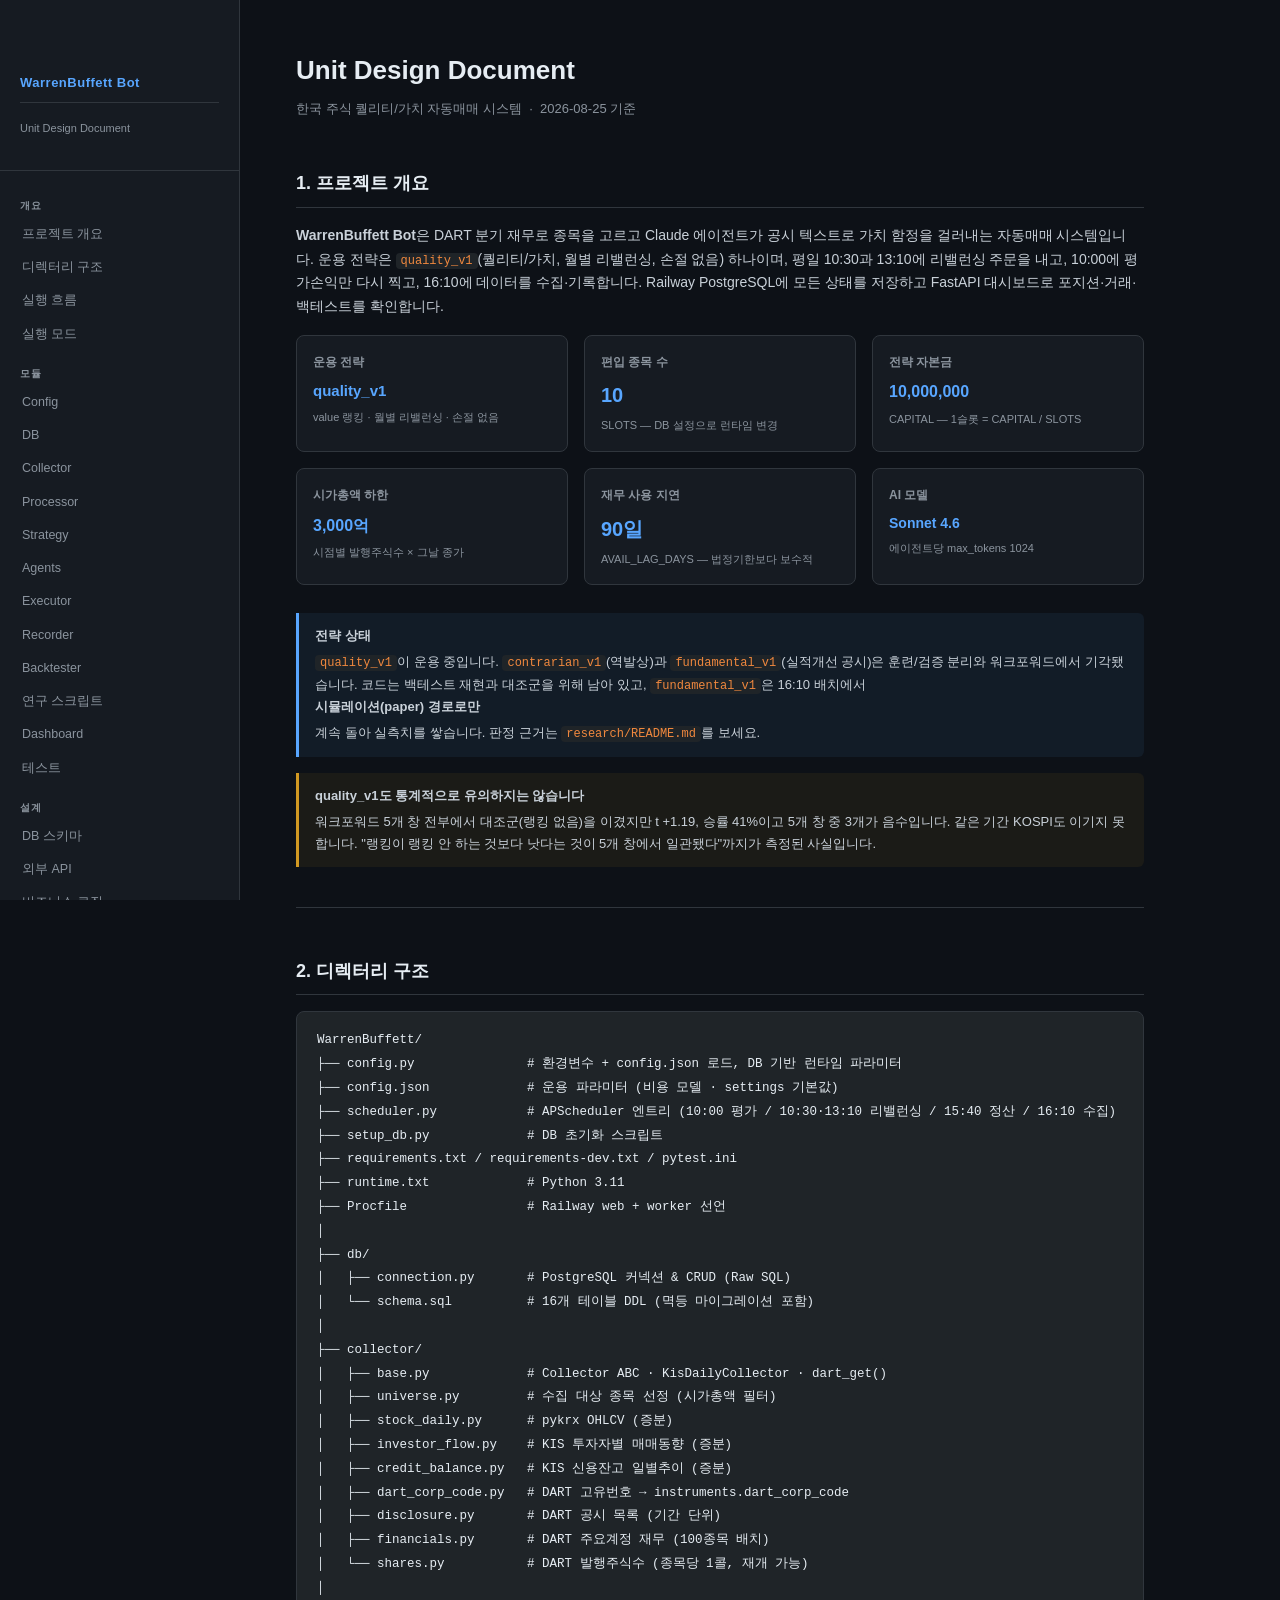
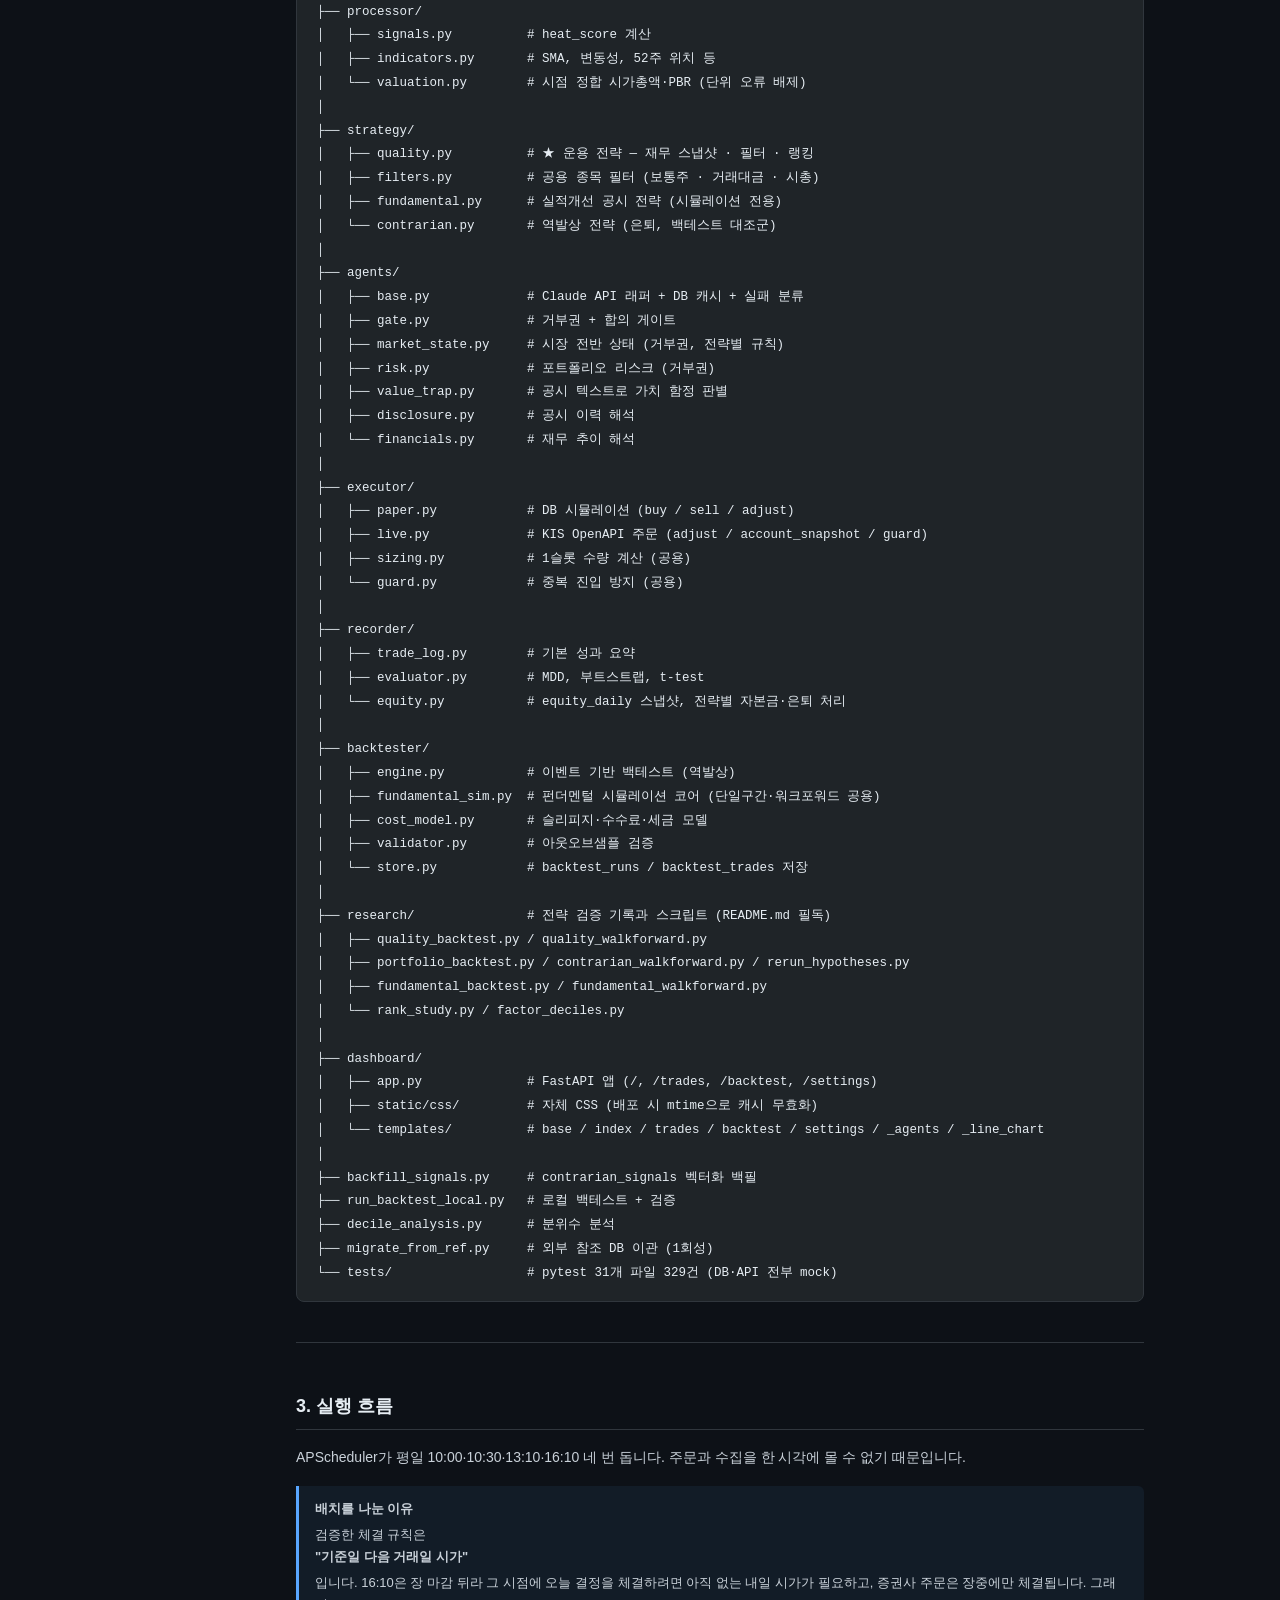
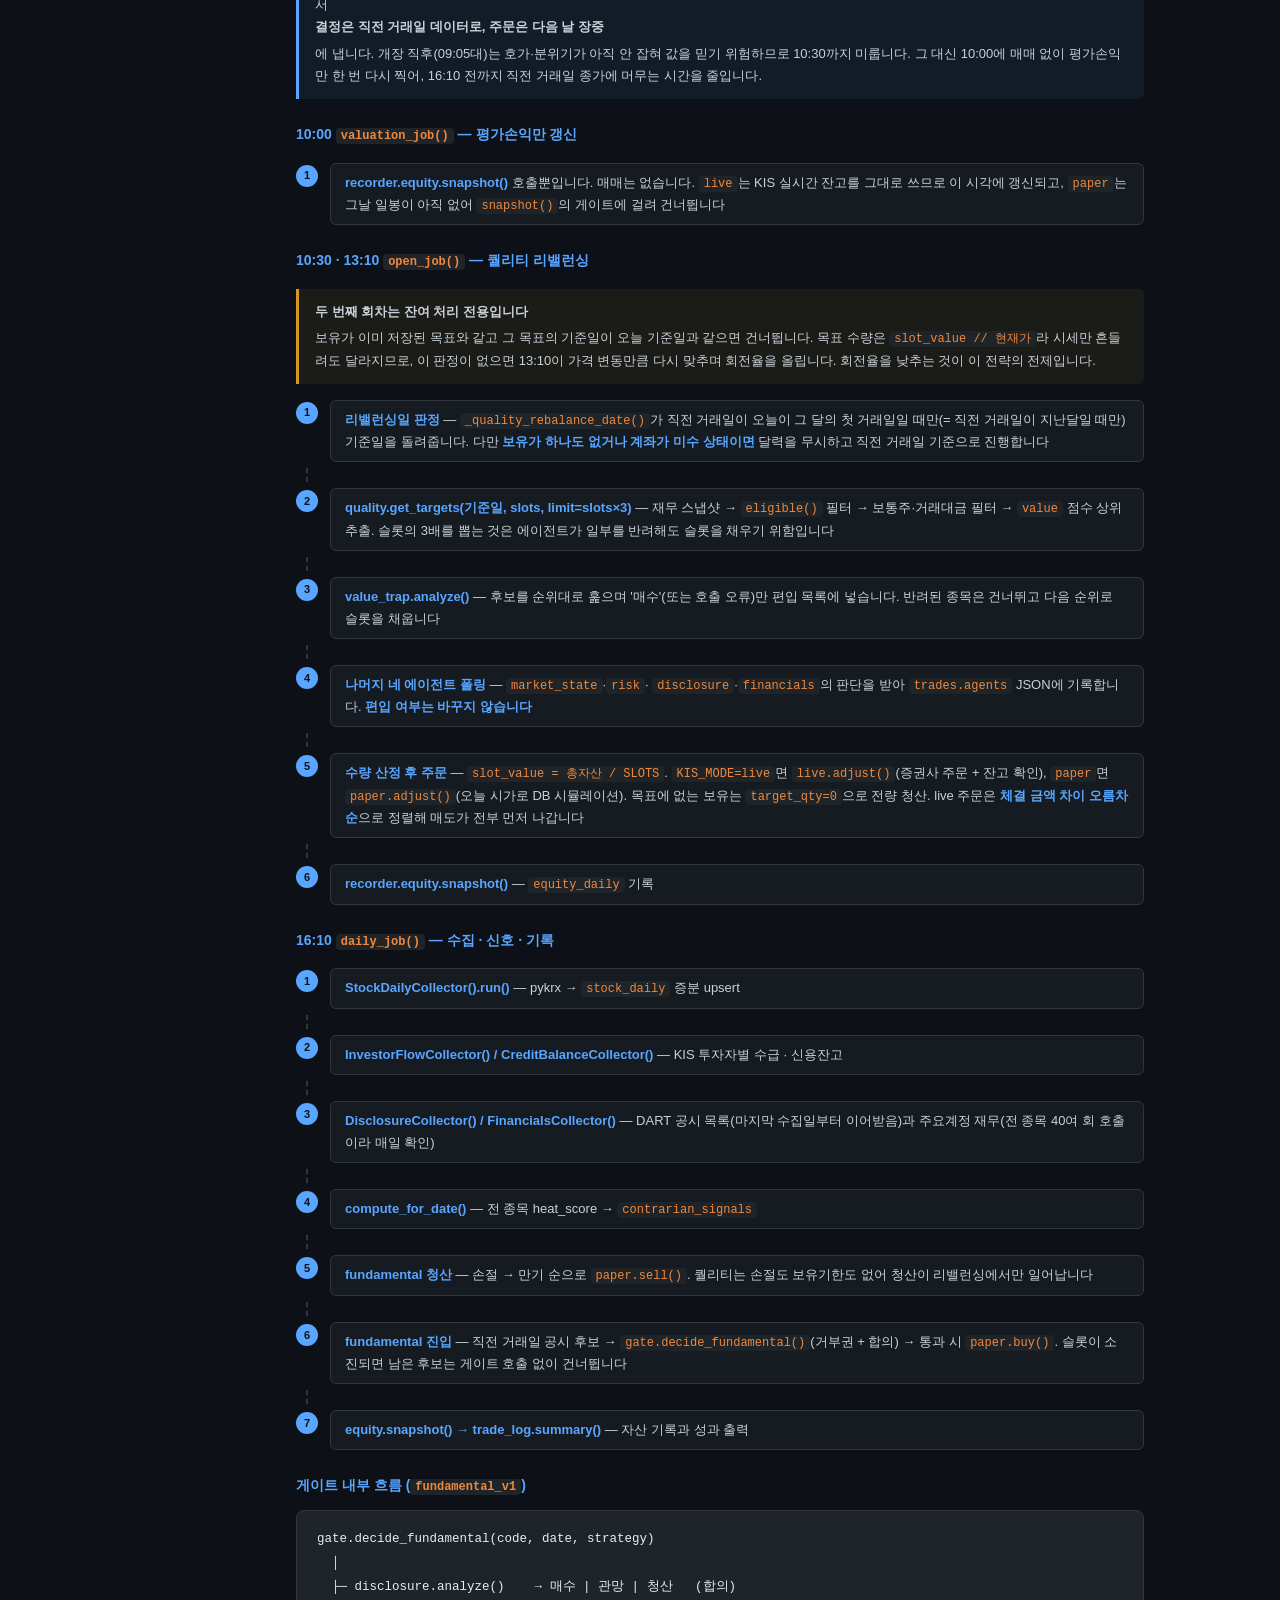
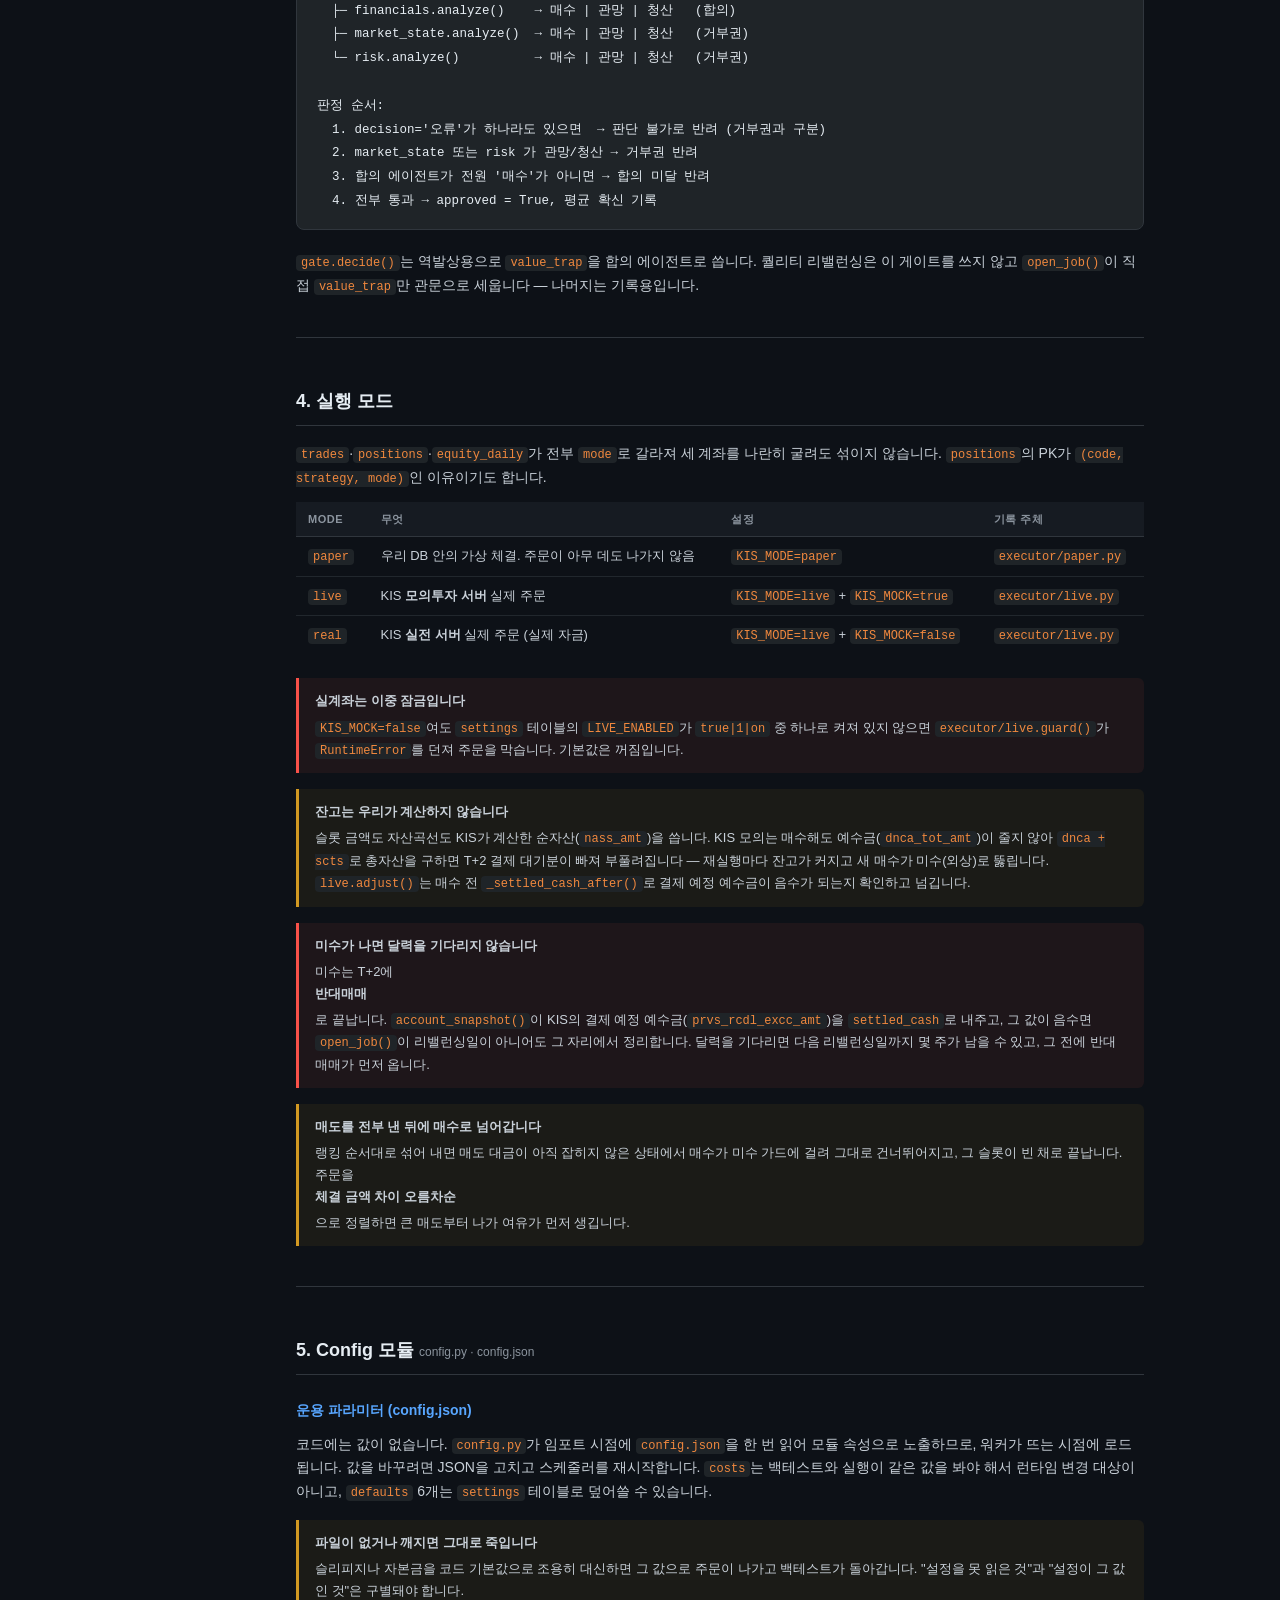
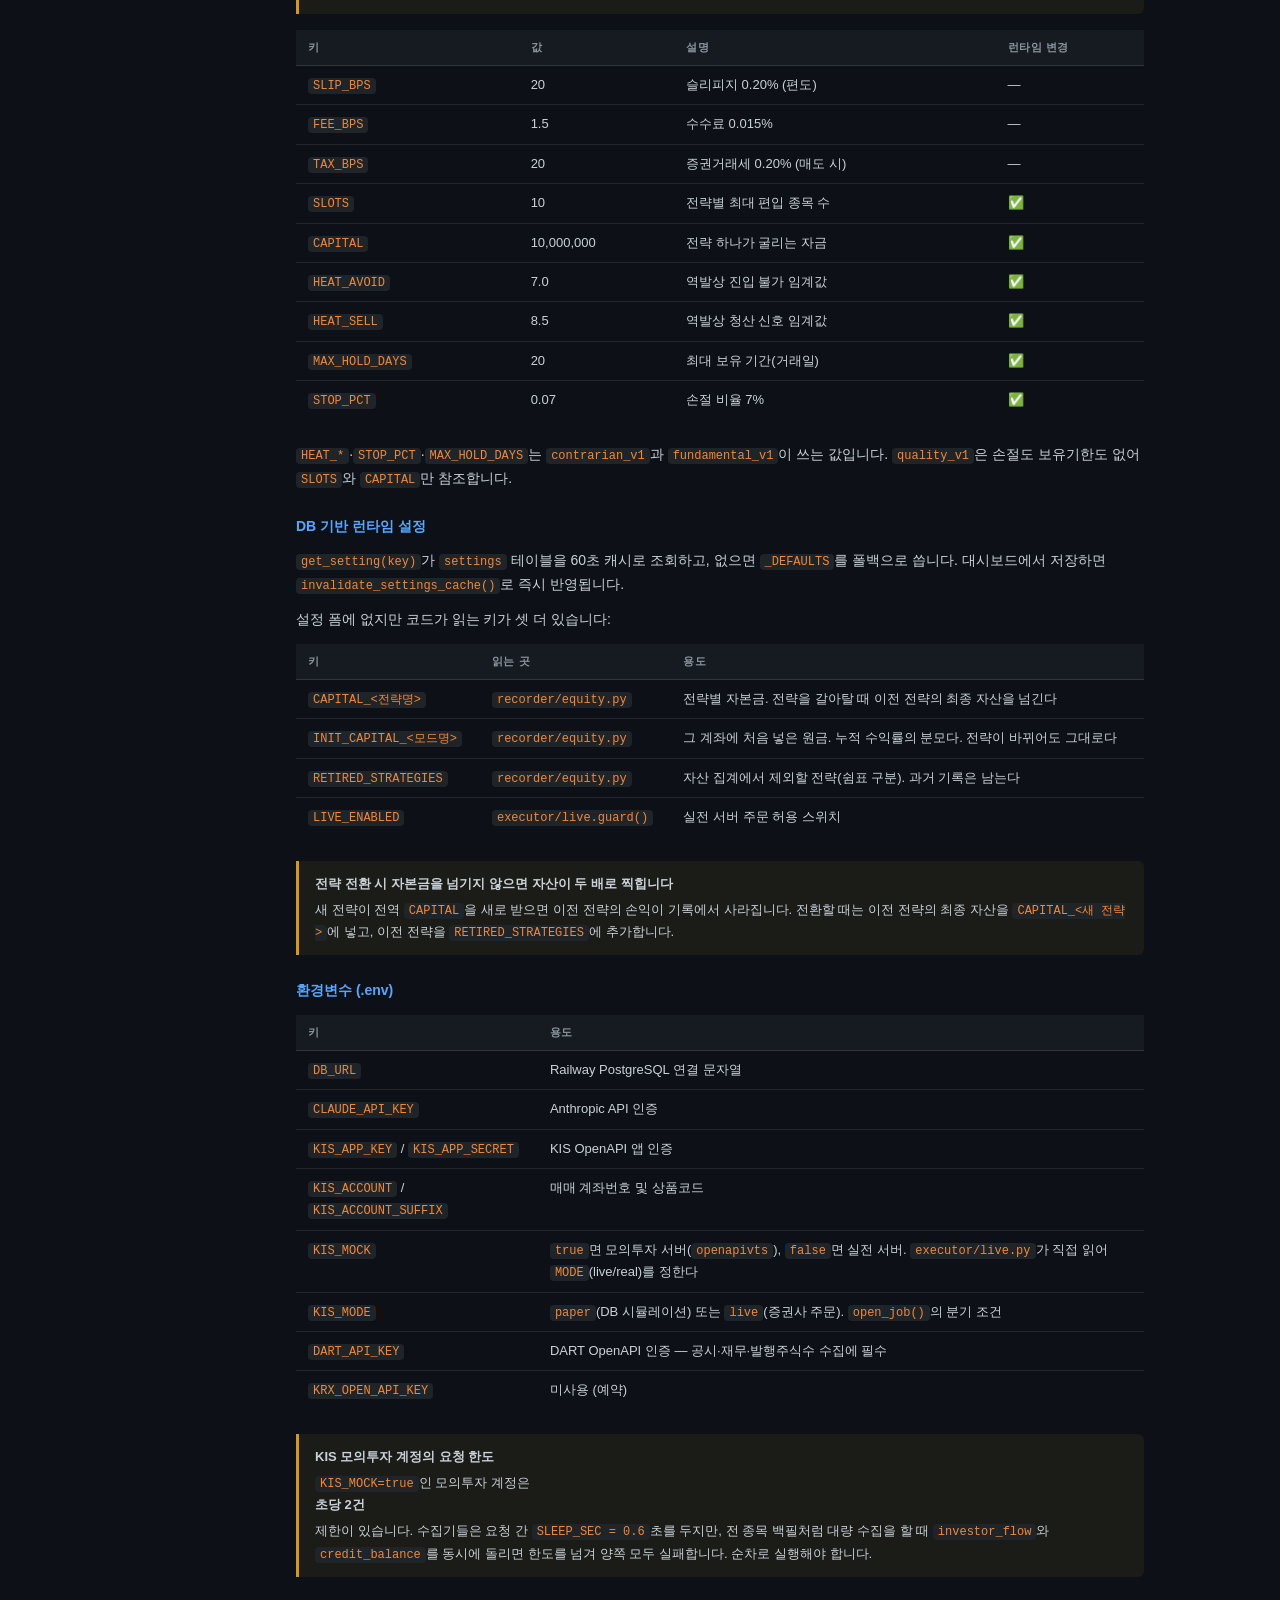
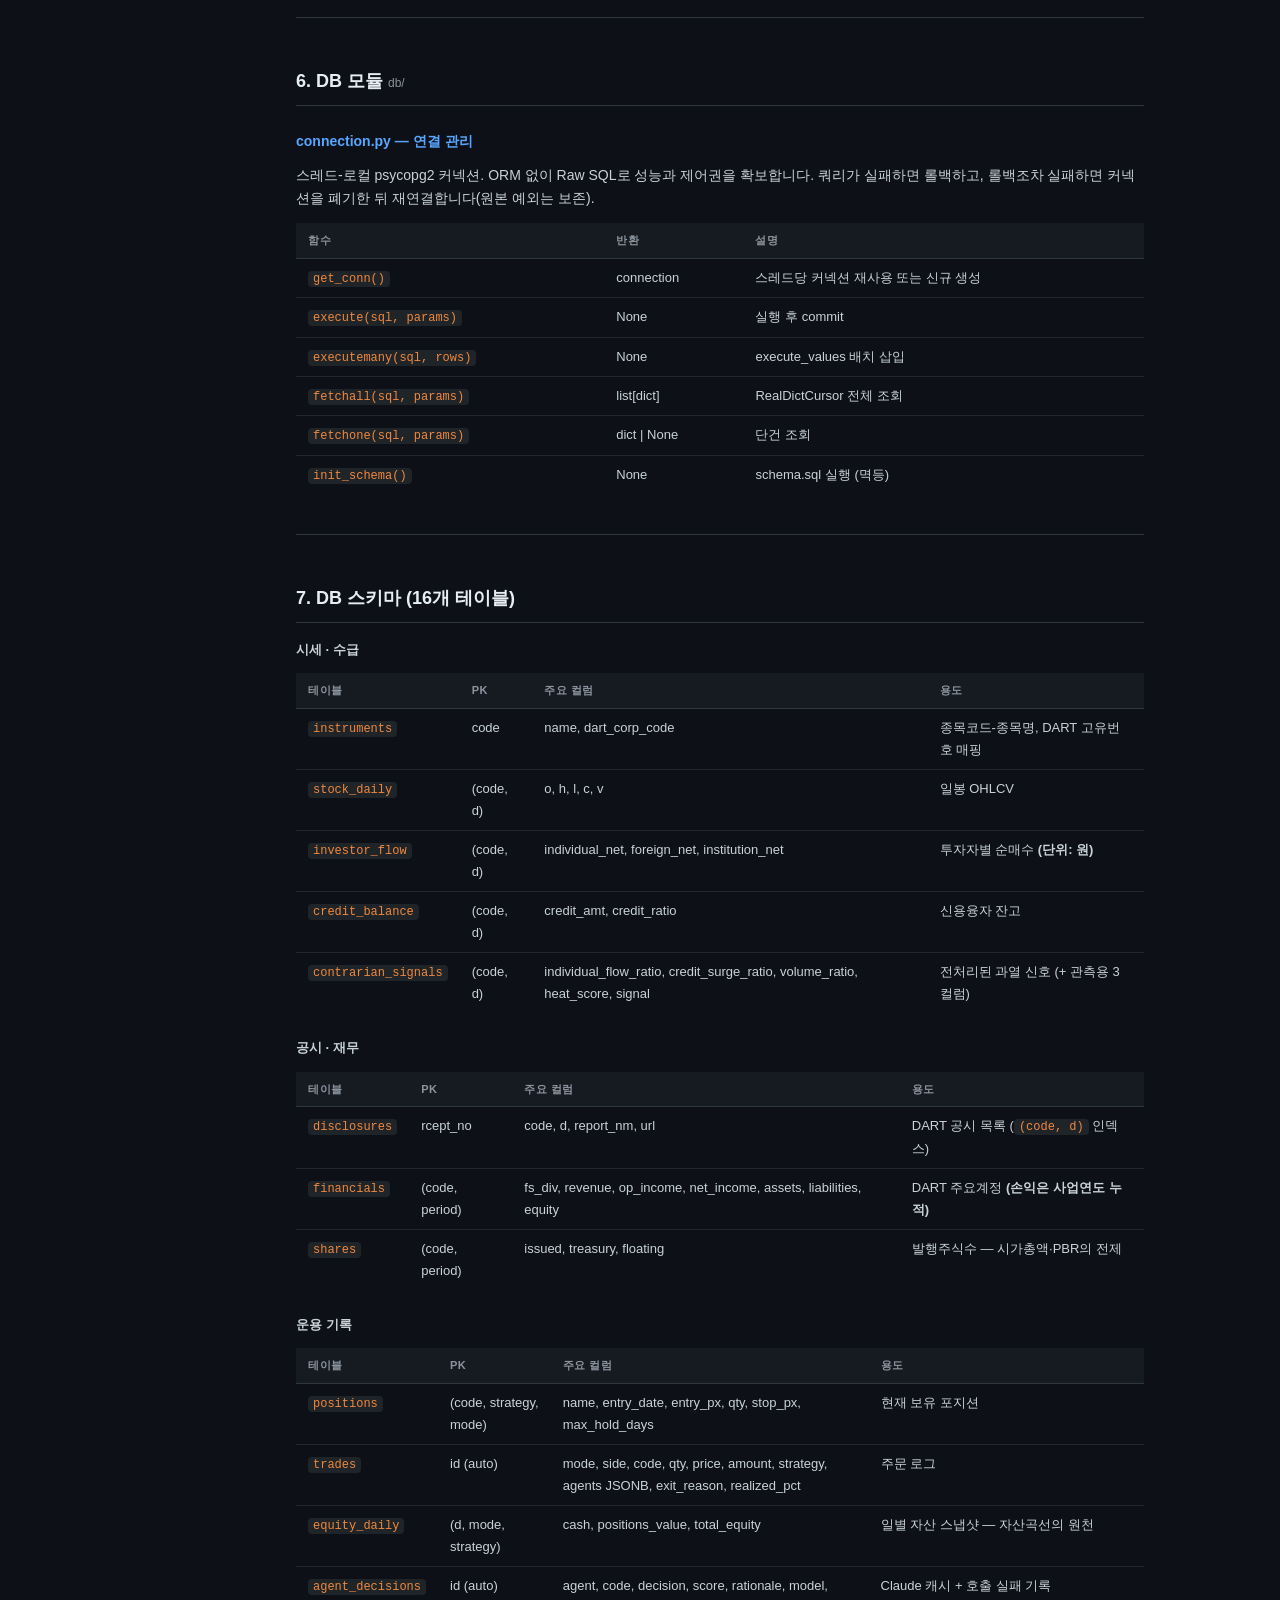
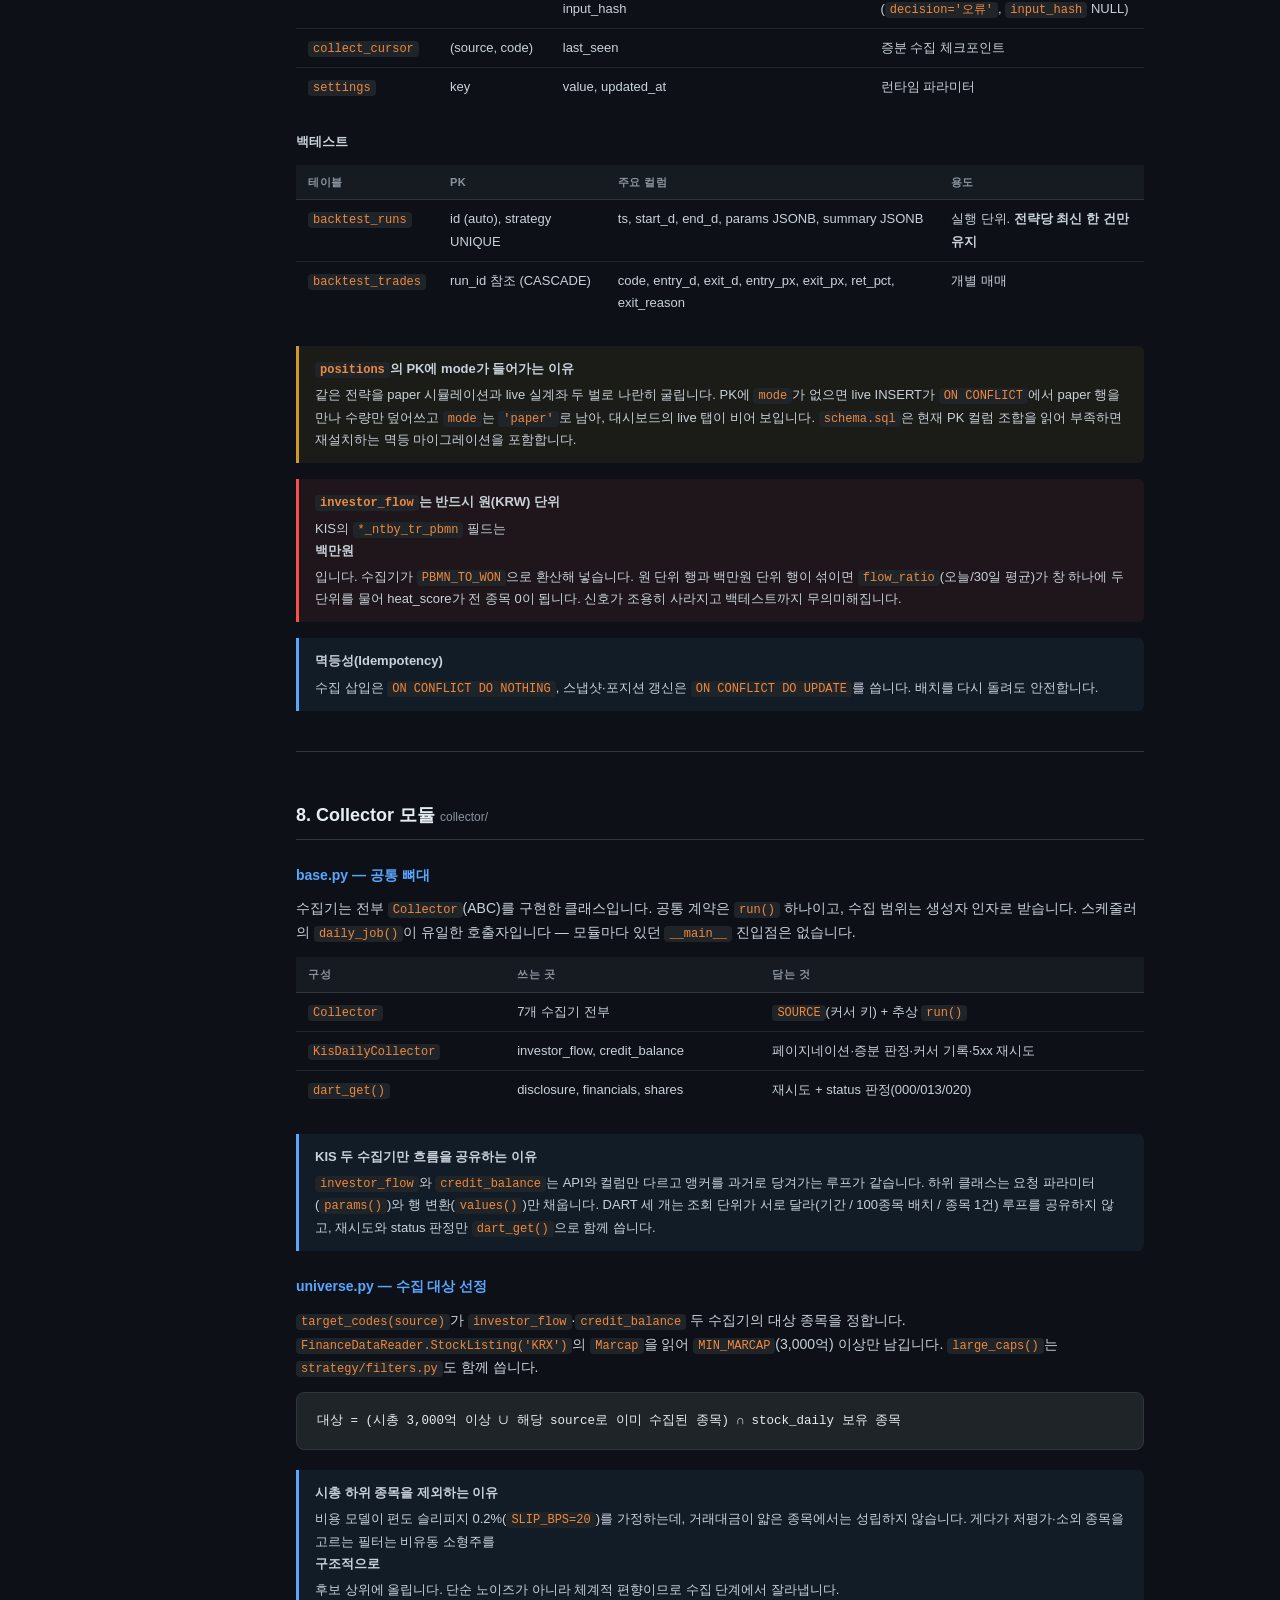
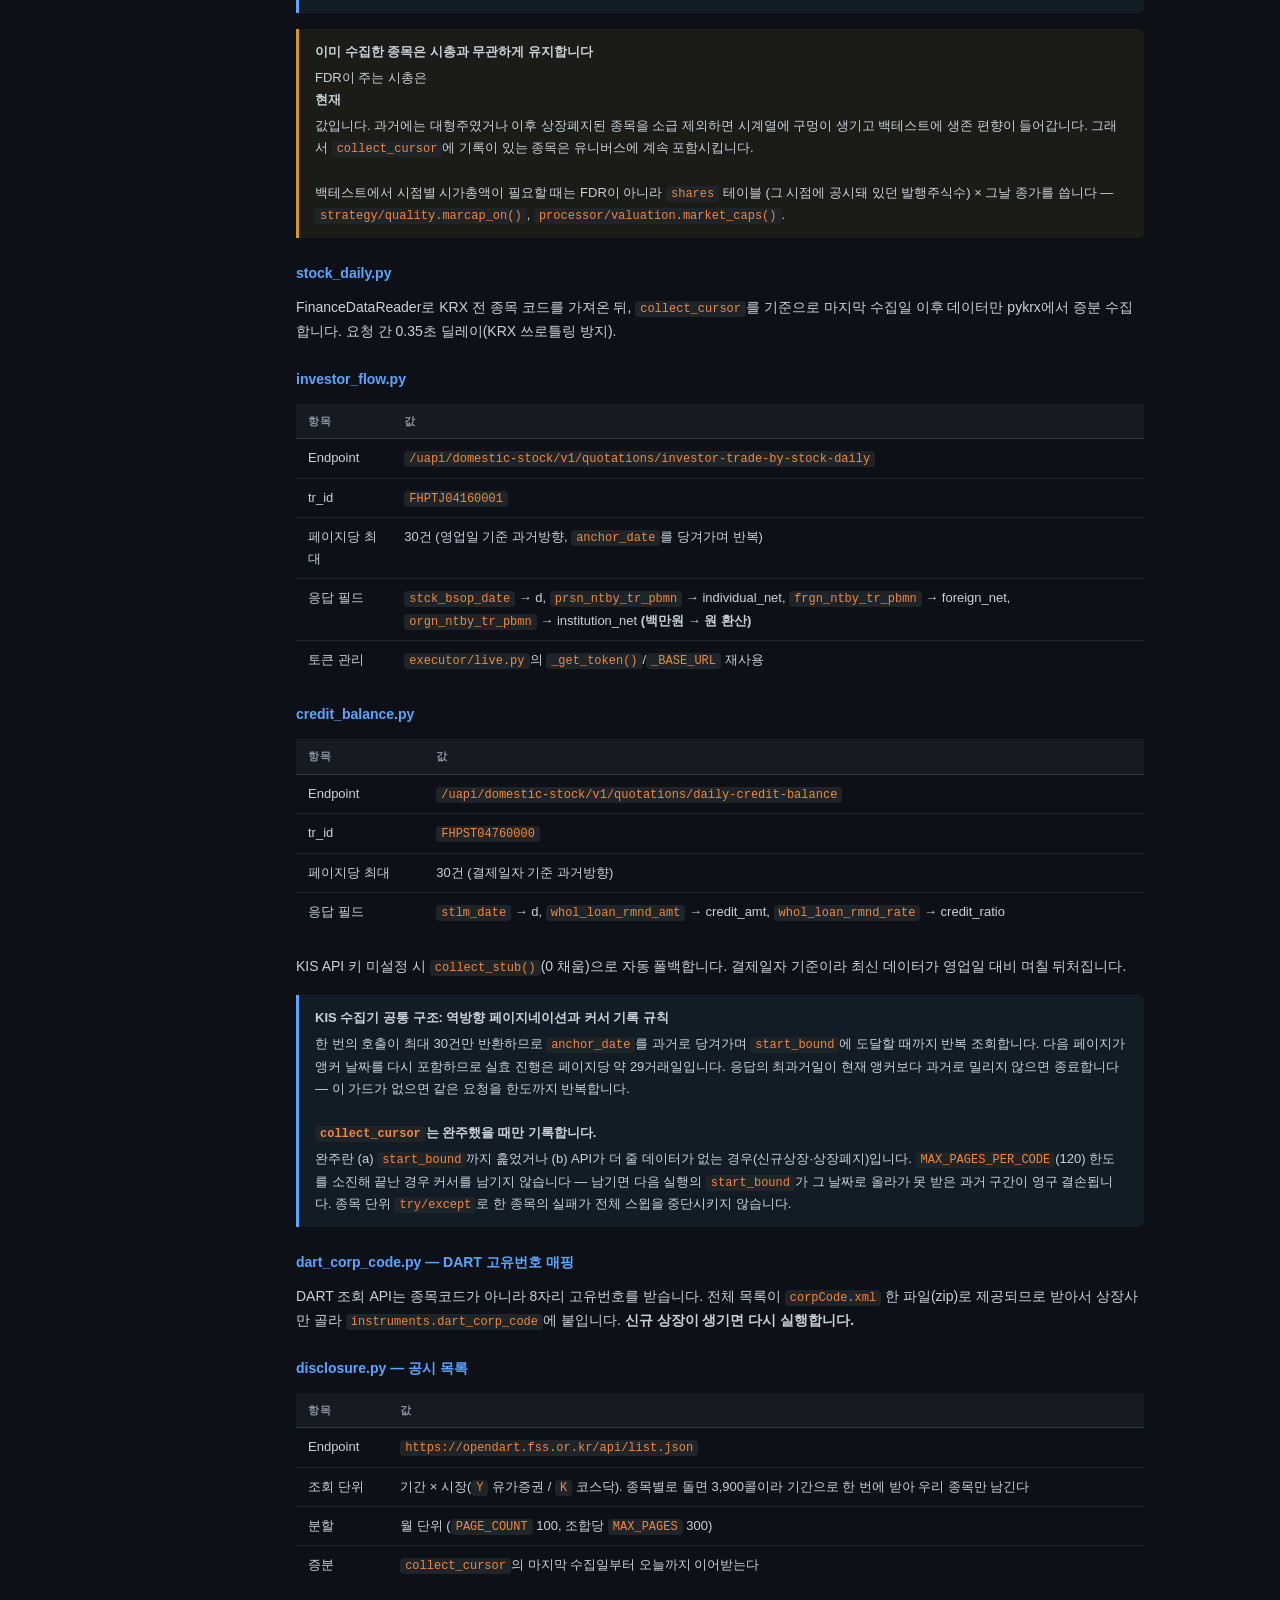
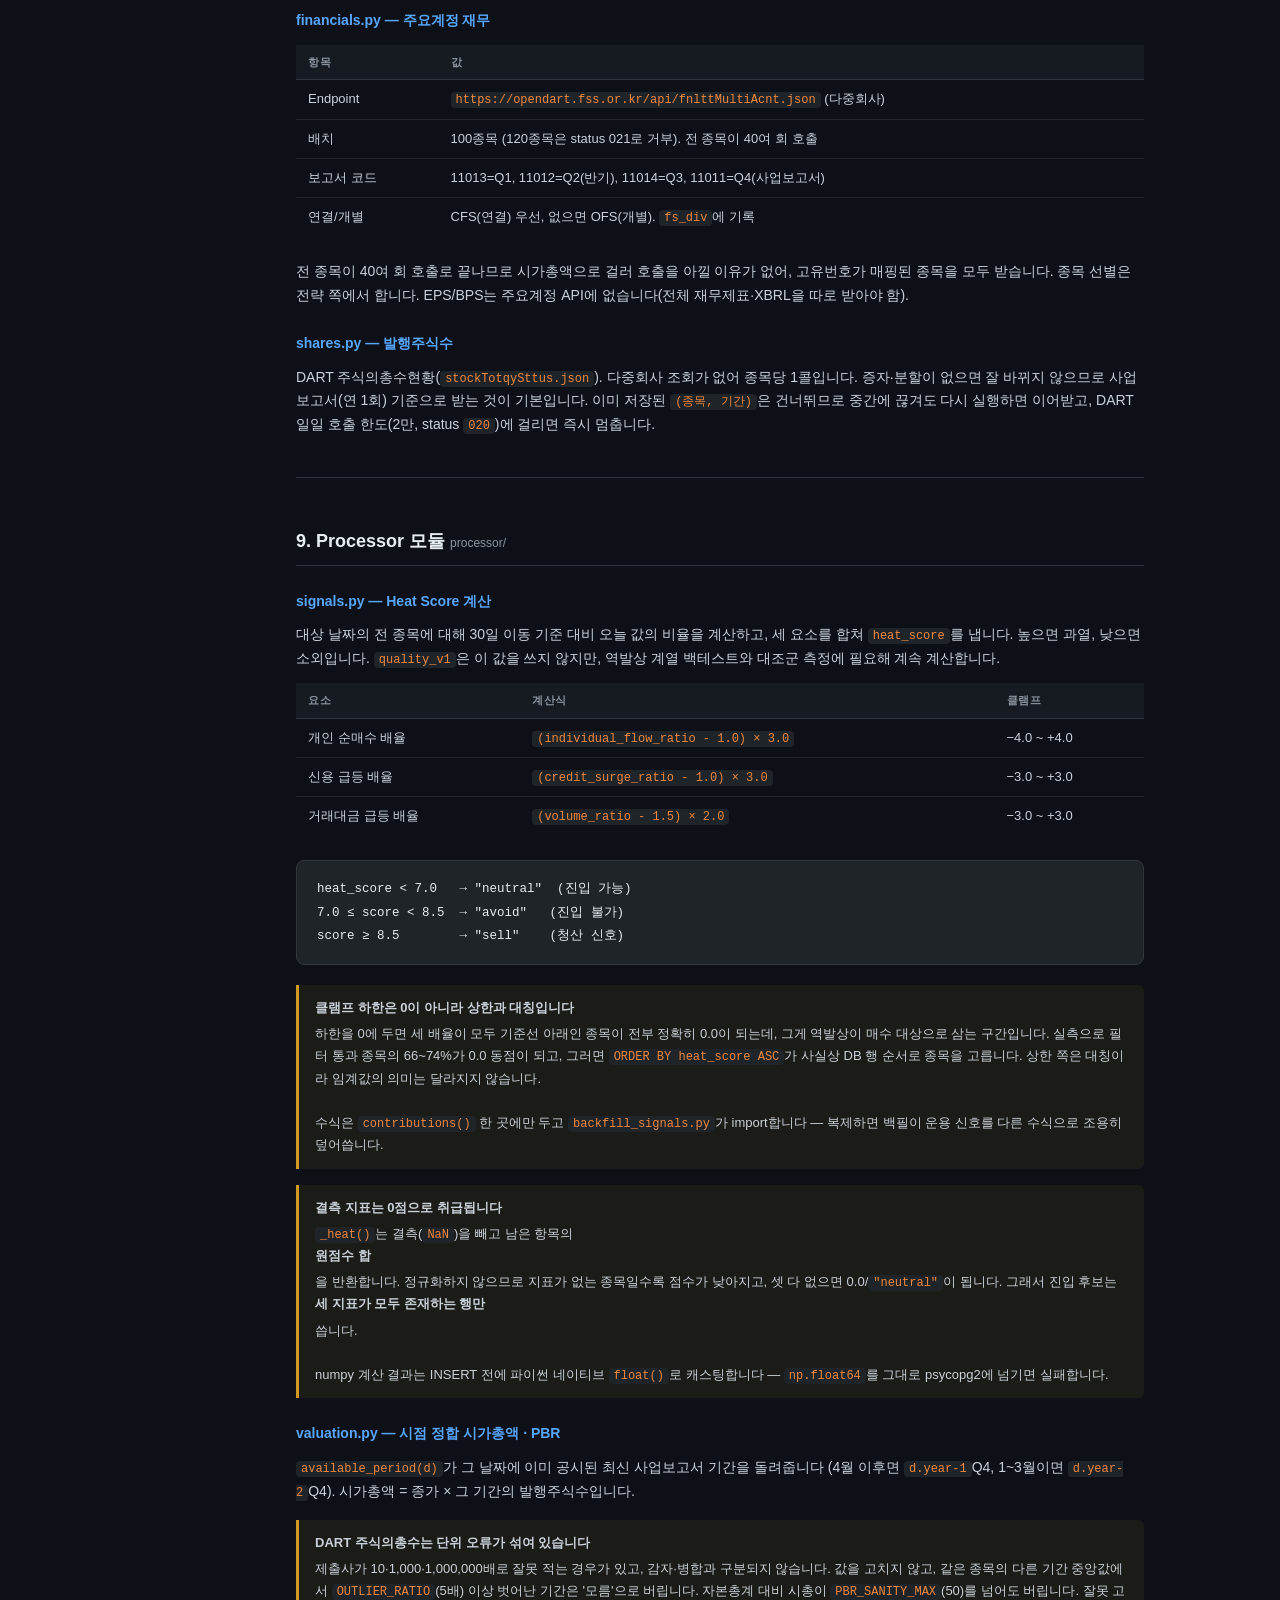
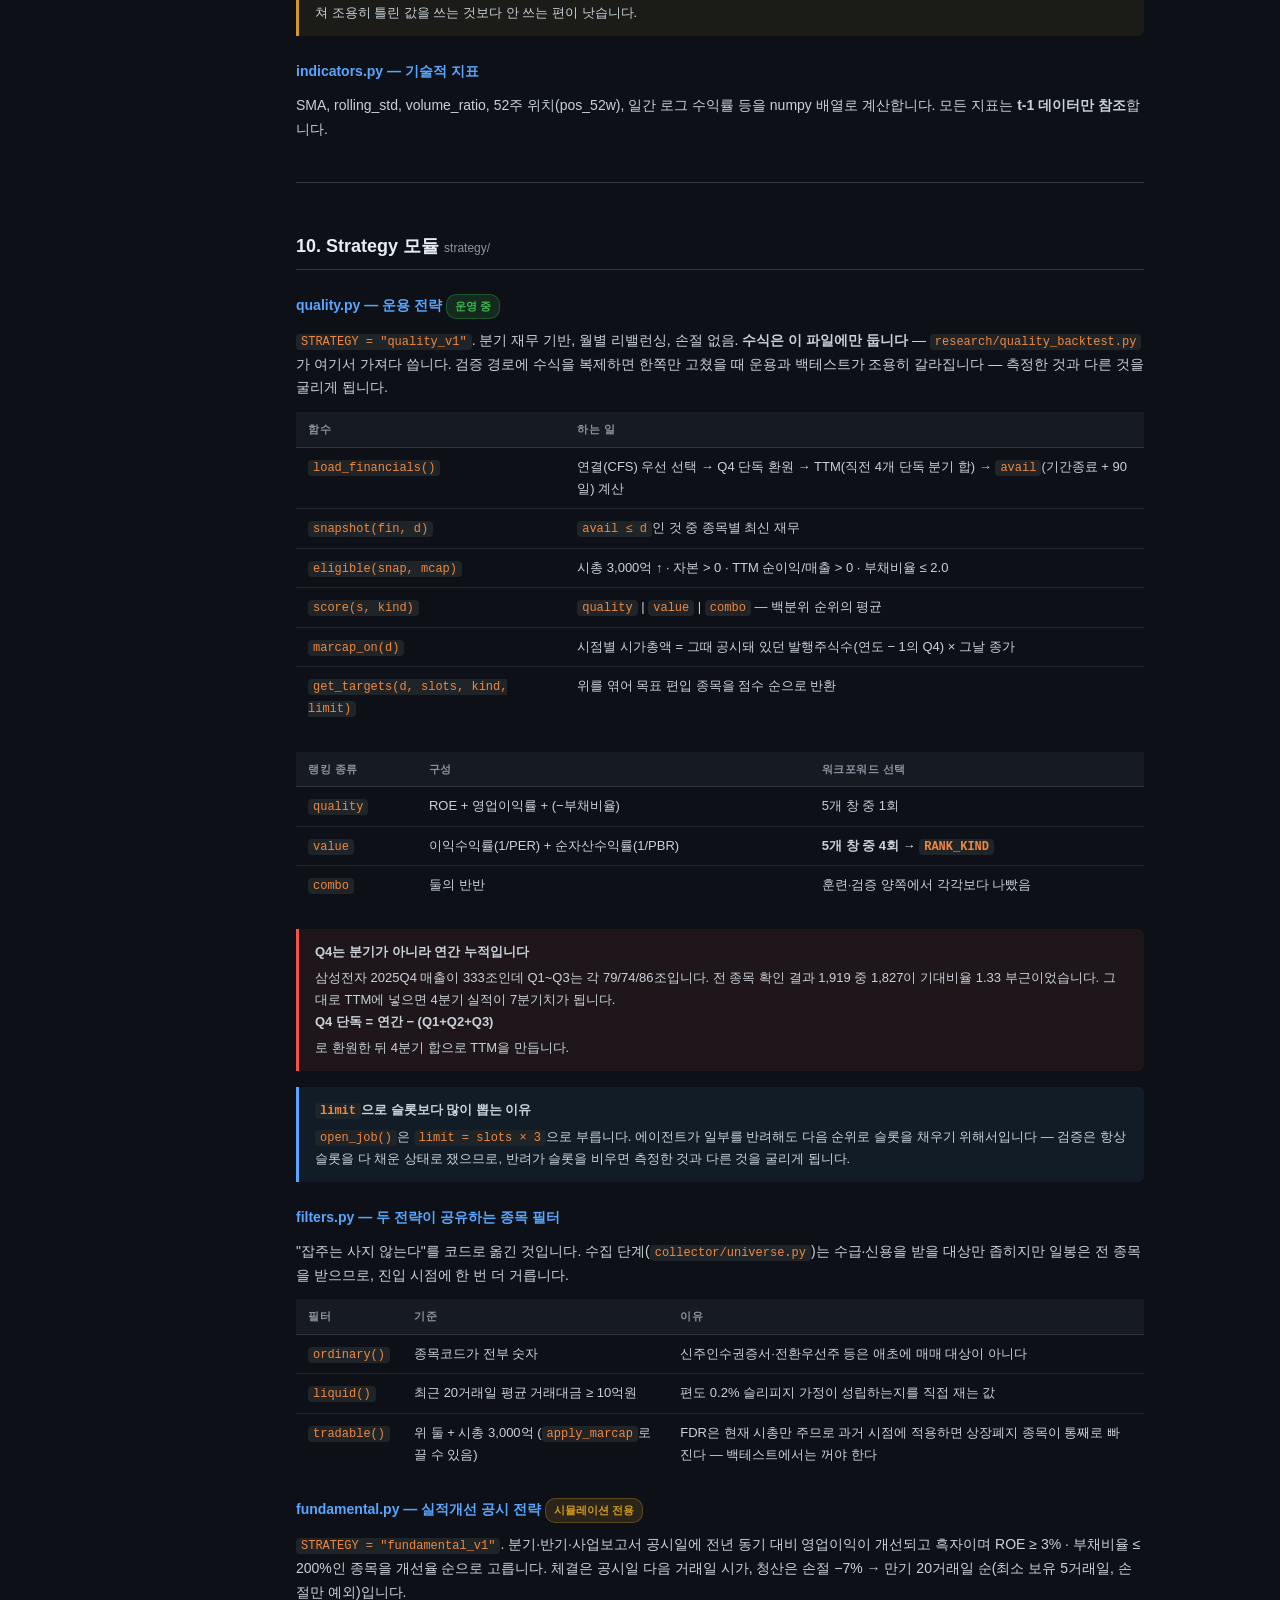
<file: UDD.html>
<!DOCTYPE html>
<html lang="ko">
<head>
  <meta charset="UTF-8" />
  <meta name="viewport" content="width=device-width, initial-scale=1.0" />
  <title>UDD – WarrenBuffett Bot</title>
  <style>
    :root {
      --bg: #0d1117;
      --surface: #161b22;
      --border: #30363d;
      --accent: #58a6ff;
      --green: #3fb950;
      --yellow: #d29922;
      --red: #f85149;
      --text: #c9d1d9;
      --muted: #8b949e;
      --code-bg: #1f2428;
    }
    * { box-sizing: border-box; margin: 0; padding: 0; }
    body { background: var(--bg); color: var(--text); font-family: -apple-system, 'Segoe UI', sans-serif; font-size: 14px; line-height: 1.7; }

    /* Layout */
    .layout { display: flex; min-height: 100vh; }
    nav { width: 240px; min-width: 240px; background: var(--surface); border-right: 1px solid var(--border); padding: 24px 0; position: sticky; top: 0; height: 100vh; overflow-y: auto; }
    nav .logo { padding: 0 20px 20px; border-bottom: 1px solid var(--border); margin-bottom: 12px; }
    nav .logo h2 { font-size: 13px; font-weight: 700; color: var(--accent); letter-spacing: .5px; }
    nav .logo p { font-size: 11px; color: var(--muted); margin-top: 2px; }
    nav a { display: block; padding: 6px 20px; font-size: 12.5px; color: var(--muted); text-decoration: none; border-left: 2px solid transparent; transition: all .15s; }
    nav a:hover, nav a.active { color: var(--accent); border-left-color: var(--accent); background: rgba(88,166,255,.06); }
    nav .section-label { padding: 14px 20px 4px; font-size: 10px; font-weight: 600; color: var(--muted); text-transform: uppercase; letter-spacing: 1px; }
    main { flex: 1; padding: 48px 56px; max-width: 960px; }

    /* Typography */
    h1 { font-size: 26px; font-weight: 700; margin-bottom: 6px; color: #e6edf3; }
    h2 { font-size: 18px; font-weight: 600; margin: 48px 0 16px; padding-bottom: 8px; border-bottom: 1px solid var(--border); color: #e6edf3; }
    h3 { font-size: 14px; font-weight: 600; margin: 24px 0 10px; color: var(--accent); }
    h4 { font-size: 13px; font-weight: 600; margin: 16px 0 8px; color: var(--text); }
    p { margin-bottom: 12px; color: var(--text); }
    .subtitle { color: var(--muted); font-size: 13px; margin-bottom: 24px; }

    /* Badges */
    .badge { display: inline-block; padding: 2px 8px; border-radius: 10px; font-size: 11px; font-weight: 600; }
    .badge-green { background: rgba(63,185,80,.15); color: var(--green); border: 1px solid rgba(63,185,80,.3); }
    .badge-yellow { background: rgba(210,153,34,.15); color: var(--yellow); border: 1px solid rgba(210,153,34,.3); }
    .badge-red { background: rgba(248,81,73,.15); color: var(--red); border: 1px solid rgba(248,81,73,.3); }
    .badge-blue { background: rgba(88,166,255,.15); color: var(--accent); border: 1px solid rgba(88,166,255,.3); }

    /* Code */
    code { background: var(--code-bg); padding: 1px 5px; border-radius: 4px; font-family: 'SFMono-Regular', Consolas, monospace; font-size: 12px; color: #f0883e; }
    pre { background: var(--code-bg); border: 1px solid var(--border); border-radius: 8px; padding: 16px 20px; overflow-x: auto; margin: 12px 0 20px; }
    pre code { background: none; padding: 0; color: #e6edf3; font-size: 12.5px; line-height: 1.6; }

    /* Tables */
    table { width: 100%; border-collapse: collapse; margin: 12px 0 24px; font-size: 13px; }
    th { background: var(--surface); color: var(--muted); font-size: 11px; font-weight: 600; text-transform: uppercase; letter-spacing: .5px; padding: 8px 12px; text-align: left; border-bottom: 1px solid var(--border); }
    td { padding: 8px 12px; border-bottom: 1px solid rgba(48,54,61,.6); vertical-align: top; }
    tr:last-child td { border-bottom: none; }
    tr:hover td { background: rgba(88,166,255,.03); }

    /* Cards & callouts */
    .card-grid { display: grid; grid-template-columns: repeat(auto-fill, minmax(220px, 1fr)); gap: 16px; margin: 16px 0 28px; }
    .card { background: var(--surface); border: 1px solid var(--border); border-radius: 8px; padding: 16px; }
    .card h4 { margin: 0 0 6px; font-size: 12px; color: var(--muted); }
    .card .value { font-size: 20px; font-weight: 700; color: var(--accent); }
    .card .note { font-size: 11px; color: var(--muted); margin-top: 4px; }

    .callout { border-left: 3px solid; border-radius: 0 6px 6px 0; padding: 12px 16px; margin: 16px 0; font-size: 13px; }
    .callout-info { border-color: var(--accent); background: rgba(88,166,255,.07); }
    .callout-warn { border-color: var(--yellow); background: rgba(210,153,34,.07); }
    .callout-danger { border-color: var(--red); background: rgba(248,81,73,.07); }
    .callout strong { display: block; margin-bottom: 4px; }

    /* Flow diagram */
    .flow { display: flex; flex-direction: column; gap: 6px; margin: 16px 0 24px; }
    .flow-step { display: flex; align-items: flex-start; gap: 12px; }
    .flow-step .num { background: var(--accent); color: var(--bg); min-width: 22px; height: 22px; border-radius: 50%; display: flex; align-items: center; justify-content: center; font-size: 11px; font-weight: 700; margin-top: 2px; }
    .flow-step .body { background: var(--surface); border: 1px solid var(--border); border-radius: 6px; padding: 8px 14px; flex: 1; font-size: 13px; }
    .flow-step .body strong { color: var(--accent); }
    .flow-connector { width: 22px; height: 14px; border-left: 2px dashed var(--border); margin-left: 10px; }

    .divider { border: none; border-top: 1px solid var(--border); margin: 40px 0; }

    /* Status chip */
    .status-prod::before { content: "● "; color: var(--green); }
    .status-stub::before { content: "● "; color: var(--yellow); }
    .status-todo::before { content: "● "; color: var(--red); }
  </style>
</head>
<body>
<div class="layout">

<!-- SIDEBAR -->
<nav>
  <div class="logo">
    <h2>WarrenBuffett Bot</h2>
    <p>Unit Design Document</p>
  </div>
  <div class="section-label">개요</div>
  <a href="#overview">프로젝트 개요</a>
  <a href="#structure">디렉터리 구조</a>
  <a href="#flow">실행 흐름</a>
  <a href="#modes">실행 모드</a>
  <div class="section-label">모듈</div>
  <a href="#config">Config</a>
  <a href="#db">DB</a>
  <a href="#collector">Collector</a>
  <a href="#processor">Processor</a>
  <a href="#strategy">Strategy</a>
  <a href="#agents">Agents</a>
  <a href="#executor">Executor</a>
  <a href="#recorder">Recorder</a>
  <a href="#backtester">Backtester</a>
  <a href="#research">연구 스크립트</a>
  <a href="#dashboard">Dashboard</a>
  <a href="#tests">테스트</a>
  <div class="section-label">설계</div>
  <a href="#schema">DB 스키마</a>
  <a href="#external">외부 API</a>
  <a href="#business">비즈니스 로직</a>
  <a href="#deploy">배포 &amp; 운영</a>
  <a href="#limits">알려진 제약</a>
</nav>

<!-- MAIN CONTENT -->
<main>

  <h1>Unit Design Document</h1>
  <p class="subtitle">한국 주식 퀄리티/가치 자동매매 시스템 &nbsp;·&nbsp; 2026-08-25 기준</p>

  <!-- ───── OVERVIEW ───── -->
  <section id="overview">
    <h2>1. 프로젝트 개요</h2>
    <p>
      <strong>WarrenBuffett Bot</strong>은 DART 분기 재무로 종목을 고르고 Claude 에이전트가 공시 텍스트로
      가치 함정을 걸러내는 자동매매 시스템입니다. 운용 전략은 <code>quality_v1</code>(퀄리티/가치, 월별
      리밸런싱, 손절 없음) 하나이며, 평일 10:30과 13:10에 리밸런싱 주문을 내고, 10:00에 평가손익만 다시
      찍고, 16:10에 데이터를 수집·기록합니다.
      Railway PostgreSQL에 모든 상태를 저장하고 FastAPI 대시보드로 포지션·거래·백테스트를 확인합니다.
    </p>

    <div class="card-grid">
      <div class="card">
        <h4>운용 전략</h4>
        <div class="value" style="font-size:15px">quality_v1</div>
        <div class="note">value 랭킹 · 월별 리밸런싱 · 손절 없음</div>
      </div>
      <div class="card">
        <h4>편입 종목 수</h4>
        <div class="value">10</div>
        <div class="note">SLOTS — DB 설정으로 런타임 변경</div>
      </div>
      <div class="card">
        <h4>전략 자본금</h4>
        <div class="value" style="font-size:16px">10,000,000</div>
        <div class="note">CAPITAL — 1슬롯 = CAPITAL / SLOTS</div>
      </div>
      <div class="card">
        <h4>시가총액 하한</h4>
        <div class="value" style="font-size:16px">3,000억</div>
        <div class="note">시점별 발행주식수 × 그날 종가</div>
      </div>
      <div class="card">
        <h4>재무 사용 지연</h4>
        <div class="value">90일</div>
        <div class="note">AVAIL_LAG_DAYS — 법정기한보다 보수적</div>
      </div>
      <div class="card">
        <h4>AI 모델</h4>
        <div class="value" style="font-size:14px">Sonnet 4.6</div>
        <div class="note">에이전트당 max_tokens 1024</div>
      </div>
    </div>

    <div class="callout callout-info">
      <strong>전략 상태</strong>
      <code>quality_v1</code>이 운용 중입니다. <code>contrarian_v1</code>(역발상)과
      <code>fundamental_v1</code>(실적개선 공시)은 훈련/검증 분리와 워크포워드에서 기각됐습니다.
      코드는 백테스트 재현과 대조군을 위해 남아 있고, <code>fundamental_v1</code>은 16:10 배치에서
      <strong>시뮬레이션(paper) 경로로만</strong> 계속 돌아 실측치를 쌓습니다.
      판정 근거는 <code>research/README.md</code>를 보세요.
    </div>

    <div class="callout callout-warn">
      <strong>quality_v1도 통계적으로 유의하지는 않습니다</strong>
      워크포워드 5개 창 전부에서 대조군(랭킹 없음)을 이겼지만 t +1.19, 승률 41%이고 5개 창 중 3개가
      음수입니다. 같은 기간 KOSPI도 이기지 못합니다. "랭킹이 랭킹 안 하는 것보다 낫다는 것이 5개
      창에서 일관됐다"까지가 측정된 사실입니다.
    </div>
  </section>

  <hr class="divider" />

  <!-- ───── STRUCTURE ───── -->
  <section id="structure">
    <h2>2. 디렉터리 구조</h2>
    <pre><code>WarrenBuffett/
├── config.py               # 환경변수 + config.json 로드, DB 기반 런타임 파라미터
├── config.json             # 운용 파라미터 (비용 모델 · settings 기본값)
├── scheduler.py            # APScheduler 엔트리 (10:00 평가 / 10:30·13:10 리밸런싱 / 15:40 정산 / 16:10 수집)
├── setup_db.py             # DB 초기화 스크립트
├── requirements.txt / requirements-dev.txt / pytest.ini
├── runtime.txt             # Python 3.11
├── Procfile                # Railway web + worker 선언
│
├── db/
│   ├── connection.py       # PostgreSQL 커넥션 & CRUD (Raw SQL)
│   └── schema.sql          # 16개 테이블 DDL (멱등 마이그레이션 포함)
│
├── collector/
│   ├── base.py             # Collector ABC · KisDailyCollector · dart_get()
│   ├── universe.py         # 수집 대상 종목 선정 (시가총액 필터)
│   ├── stock_daily.py      # pykrx OHLCV (증분)
│   ├── investor_flow.py    # KIS 투자자별 매매동향 (증분)
│   ├── credit_balance.py   # KIS 신용잔고 일별추이 (증분)
│   ├── dart_corp_code.py   # DART 고유번호 → instruments.dart_corp_code
│   ├── disclosure.py       # DART 공시 목록 (기간 단위)
│   ├── financials.py       # DART 주요계정 재무 (100종목 배치)
│   └── shares.py           # DART 발행주식수 (종목당 1콜, 재개 가능)
│
├── processor/
│   ├── signals.py          # heat_score 계산
│   ├── indicators.py       # SMA, 변동성, 52주 위치 등
│   └── valuation.py        # 시점 정합 시가총액·PBR (단위 오류 배제)
│
├── strategy/
│   ├── quality.py          # ★ 운용 전략 — 재무 스냅샷 · 필터 · 랭킹
│   ├── filters.py          # 공용 종목 필터 (보통주 · 거래대금 · 시총)
│   ├── fundamental.py      # 실적개선 공시 전략 (시뮬레이션 전용)
│   └── contrarian.py       # 역발상 전략 (은퇴, 백테스트 대조군)
│
├── agents/
│   ├── base.py             # Claude API 래퍼 + DB 캐시 + 실패 분류
│   ├── gate.py             # 거부권 + 합의 게이트
│   ├── market_state.py     # 시장 전반 상태 (거부권, 전략별 규칙)
│   ├── risk.py             # 포트폴리오 리스크 (거부권)
│   ├── value_trap.py       # 공시 텍스트로 가치 함정 판별
│   ├── disclosure.py       # 공시 이력 해석
│   └── financials.py       # 재무 추이 해석
│
├── executor/
│   ├── paper.py            # DB 시뮬레이션 (buy / sell / adjust)
│   ├── live.py             # KIS OpenAPI 주문 (adjust / account_snapshot / guard)
│   ├── sizing.py           # 1슬롯 수량 계산 (공용)
│   └── guard.py            # 중복 진입 방지 (공용)
│
├── recorder/
│   ├── trade_log.py        # 기본 성과 요약
│   ├── evaluator.py        # MDD, 부트스트랩, t-test
│   └── equity.py           # equity_daily 스냅샷, 전략별 자본금·은퇴 처리
│
├── backtester/
│   ├── engine.py           # 이벤트 기반 백테스트 (역발상)
│   ├── fundamental_sim.py  # 펀더멘털 시뮬레이션 코어 (단일구간·워크포워드 공용)
│   ├── cost_model.py       # 슬리피지·수수료·세금 모델
│   ├── validator.py        # 아웃오브샘플 검증
│   └── store.py            # backtest_runs / backtest_trades 저장
│
├── research/               # 전략 검증 기록과 스크립트 (README.md 필독)
│   ├── quality_backtest.py / quality_walkforward.py
│   ├── portfolio_backtest.py / contrarian_walkforward.py / rerun_hypotheses.py
│   ├── fundamental_backtest.py / fundamental_walkforward.py
│   └── rank_study.py / factor_deciles.py
│
├── dashboard/
│   ├── app.py              # FastAPI 앱 (/, /trades, /backtest, /settings)
│   ├── static/css/         # 자체 CSS (배포 시 mtime으로 캐시 무효화)
│   └── templates/          # base / index / trades / backtest / settings / _agents / _line_chart
│
├── backfill_signals.py     # contrarian_signals 벡터화 백필
├── run_backtest_local.py   # 로컬 백테스트 + 검증
├── decile_analysis.py      # 분위수 분석
├── migrate_from_ref.py     # 외부 참조 DB 이관 (1회성)
└── tests/                  # pytest 31개 파일 329건 (DB·API 전부 mock)</code></pre>
  </section>

  <hr class="divider" />

  <!-- ───── FLOW ───── -->
  <section id="flow">
    <h2>3. 실행 흐름</h2>
    <p>APScheduler가 평일 10:00·10:30·13:10·16:10 네 번 돕니다. 주문과 수집을 한 시각에 몰 수 없기 때문입니다.</p>

    <div class="callout callout-info">
      <strong>배치를 나눈 이유</strong>
      검증한 체결 규칙은 <strong>"기준일 다음 거래일 시가"</strong>입니다. 16:10은 장 마감 뒤라
      그 시점에 오늘 결정을 체결하려면 아직 없는 내일 시가가 필요하고, 증권사 주문은 장중에만
      체결됩니다. 그래서 <strong>결정은 직전 거래일 데이터로, 주문은 다음 날 장중</strong>에 냅니다.
      개장 직후(09:05대)는 호가·분위기가 아직 안 잡혀 값을 믿기 위험하므로 10:30까지 미룹니다.
      그 대신 10:00에 매매 없이 평가손익만 한 번 다시 찍어, 16:10 전까지 직전 거래일 종가에 머무는
      시간을 줄입니다.
    </div>

    <h3>10:00 <code>valuation_job()</code> — 평가손익만 갱신</h3>
    <div class="flow">
      <div class="flow-step">
        <div class="num">1</div>
        <div class="body"><strong>recorder.equity.snapshot()</strong> 호출뿐입니다. 매매는 없습니다.
        <code>live</code>는 KIS 실시간 잔고를 그대로 쓰므로 이 시각에 갱신되고, <code>paper</code>는
        그날 일봉이 아직 없어 <code>snapshot()</code>의 게이트에 걸려 건너뜁니다</div>
      </div>
    </div>

    <h3>10:30 · 13:10 <code>open_job()</code> — 퀄리티 리밸런싱</h3>
    <div class="callout callout-warn">
      <strong>두 번째 회차는 잔여 처리 전용입니다</strong>
      보유가 이미 저장된 목표와 같고 그 목표의 기준일이 오늘 기준일과 같으면 건너뜁니다.
      목표 수량은 <code>slot_value // 현재가</code>라 시세만 흔들려도 달라지므로, 이 판정이
      없으면 13:10이 가격 변동만큼 다시 맞추며 회전율을 올립니다. 회전율을 낮추는 것이
      이 전략의 전제입니다.
    </div>
    <div class="flow">
      <div class="flow-step">
        <div class="num">1</div>
        <div class="body"><strong>리밸런싱일 판정</strong> — <code>_quality_rebalance_date()</code>가 직전 거래일이
        오늘이 그 달의 첫 거래일일 때만(= 직전 거래일이 지난달일 때만) 기준일을 돌려줍니다. 다만 <strong>보유가 하나도 없거나 계좌가 미수 상태이면</strong>
        달력을 무시하고 직전 거래일 기준으로 진행합니다</div>
      </div>
      <div class="flow-connector"></div>
      <div class="flow-step">
        <div class="num">2</div>
        <div class="body"><strong>quality.get_targets(기준일, slots, limit=slots×3)</strong> — 재무 스냅샷 →
        <code>eligible()</code> 필터 → 보통주·거래대금 필터 → <code>value</code> 점수 상위 추출.
        슬롯의 3배를 뽑는 것은 에이전트가 일부를 반려해도 슬롯을 채우기 위함입니다</div>
      </div>
      <div class="flow-connector"></div>
      <div class="flow-step">
        <div class="num">3</div>
        <div class="body"><strong>value_trap.analyze()</strong> — 후보를 순위대로 훑으며 '매수'(또는 호출 오류)만
        편입 목록에 넣습니다. 반려된 종목은 건너뛰고 다음 순위로 슬롯을 채웁니다</div>
      </div>
      <div class="flow-connector"></div>
      <div class="flow-step">
        <div class="num">4</div>
        <div class="body"><strong>나머지 네 에이전트 폴링</strong> — <code>market_state</code>·<code>risk</code>·
        <code>disclosure</code>·<code>financials</code>의 판단을 받아 <code>trades.agents</code> JSON에 기록합니다.
        <strong>편입 여부는 바꾸지 않습니다</strong></div>
      </div>
      <div class="flow-connector"></div>
      <div class="flow-step">
        <div class="num">5</div>
        <div class="body"><strong>수량 산정 후 주문</strong> — <code>slot_value = 총자산 / SLOTS</code>.
        <code>KIS_MODE=live</code>면 <code>live.adjust()</code>(증권사 주문 + 잔고 확인),
        <code>paper</code>면 <code>paper.adjust()</code>(오늘 시가로 DB 시뮬레이션).
        목표에 없는 보유는 <code>target_qty=0</code>으로 전량 청산.
        live 주문은 <strong>체결 금액 차이 오름차순</strong>으로 정렬해 매도가 전부 먼저 나갑니다</div>
      </div>
      <div class="flow-connector"></div>
      <div class="flow-step">
        <div class="num">6</div>
        <div class="body"><strong>recorder.equity.snapshot()</strong> — <code>equity_daily</code> 기록</div>
      </div>
    </div>

    <h3>16:10 <code>daily_job()</code> — 수집 · 신호 · 기록</h3>
    <div class="flow">
      <div class="flow-step">
        <div class="num">1</div>
        <div class="body"><strong>StockDailyCollector().run()</strong> — pykrx → <code>stock_daily</code> 증분 upsert</div>
      </div>
      <div class="flow-connector"></div>
      <div class="flow-step">
        <div class="num">2</div>
        <div class="body"><strong>InvestorFlowCollector() / CreditBalanceCollector()</strong> — KIS 투자자별 수급 · 신용잔고</div>
      </div>
      <div class="flow-connector"></div>
      <div class="flow-step">
        <div class="num">3</div>
        <div class="body"><strong>DisclosureCollector() / FinancialsCollector()</strong> — DART 공시 목록(마지막
        수집일부터 이어받음)과 주요계정 재무(전 종목 40여 회 호출이라 매일 확인)</div>
      </div>
      <div class="flow-connector"></div>
      <div class="flow-step">
        <div class="num">4</div>
        <div class="body"><strong>compute_for_date()</strong> — 전 종목 heat_score → <code>contrarian_signals</code></div>
      </div>
      <div class="flow-connector"></div>
      <div class="flow-step">
        <div class="num">5</div>
        <div class="body"><strong>fundamental 청산</strong> — 손절 → 만기 순으로 <code>paper.sell()</code>.
        퀄리티는 손절도 보유기한도 없어 청산이 리밸런싱에서만 일어납니다</div>
      </div>
      <div class="flow-connector"></div>
      <div class="flow-step">
        <div class="num">6</div>
        <div class="body"><strong>fundamental 진입</strong> — 직전 거래일 공시 후보 →
        <code>gate.decide_fundamental()</code>(거부권 + 합의) → 통과 시 <code>paper.buy()</code>.
        슬롯이 소진되면 남은 후보는 게이트 호출 없이 건너뜁니다</div>
      </div>
      <div class="flow-connector"></div>
      <div class="flow-step">
        <div class="num">7</div>
        <div class="body"><strong>equity.snapshot() → trade_log.summary()</strong> — 자산 기록과 성과 출력</div>
      </div>
    </div>

    <h3>게이트 내부 흐름 (<code>fundamental_v1</code>)</h3>
    <pre><code>gate.decide_fundamental(code, date, strategy)
  │
  ├─ disclosure.analyze()    → 매수 | 관망 | 청산   (합의)
  ├─ financials.analyze()    → 매수 | 관망 | 청산   (합의)
  ├─ market_state.analyze()  → 매수 | 관망 | 청산   (거부권)
  └─ risk.analyze()          → 매수 | 관망 | 청산   (거부권)

판정 순서:
  1. decision='오류'가 하나라도 있으면  → 판단 불가로 반려 (거부권과 구분)
  2. market_state 또는 risk 가 관망/청산 → 거부권 반려
  3. 합의 에이전트가 전원 '매수'가 아니면 → 합의 미달 반려
  4. 전부 통과 → approved = True, 평균 확신 기록</code></pre>
    <p><code>gate.decide()</code>는 역발상용으로 <code>value_trap</code>을 합의 에이전트로 씁니다.
    퀄리티 리밸런싱은 이 게이트를 쓰지 않고 <code>open_job()</code>이 직접 <code>value_trap</code>만
    관문으로 세웁니다 — 나머지는 기록용입니다.</p>
  </section>

  <hr class="divider" />

  <!-- ───── MODES ───── -->
  <section id="modes">
    <h2>4. 실행 모드</h2>
    <p><code>trades</code>·<code>positions</code>·<code>equity_daily</code>가 전부 <code>mode</code>로 갈라져
    세 계좌를 나란히 굴려도 섞이지 않습니다. <code>positions</code>의 PK가
    <code>(code, strategy, mode)</code>인 이유이기도 합니다.</p>
    <table>
      <tr><th>mode</th><th>무엇</th><th>설정</th><th>기록 주체</th></tr>
      <tr><td><code>paper</code></td><td>우리 DB 안의 가상 체결. 주문이 아무 데도 나가지 않음</td><td><code>KIS_MODE=paper</code></td><td><code>executor/paper.py</code></td></tr>
      <tr><td><code>live</code></td><td>KIS <strong>모의투자 서버</strong> 실제 주문</td><td><code>KIS_MODE=live</code> + <code>KIS_MOCK=true</code></td><td><code>executor/live.py</code></td></tr>
      <tr><td><code>real</code></td><td>KIS <strong>실전 서버</strong> 실제 주문 (실제 자금)</td><td><code>KIS_MODE=live</code> + <code>KIS_MOCK=false</code></td><td><code>executor/live.py</code></td></tr>
    </table>

    <div class="callout callout-danger">
      <strong>실계좌는 이중 잠금입니다</strong>
      <code>KIS_MOCK=false</code>여도 <code>settings</code> 테이블의 <code>LIVE_ENABLED</code>가
      <code>true|1|on</code> 중 하나로 켜져 있지 않으면 <code>executor/live.guard()</code>가
      <code>RuntimeError</code>를 던져 주문을 막습니다. 기본값은 꺼짐입니다.
    </div>

    <div class="callout callout-warn">
      <strong>잔고는 우리가 계산하지 않습니다</strong>
      슬롯 금액도 자산곡선도 KIS가 계산한 순자산(<code>nass_amt</code>)을 씁니다.
      KIS 모의는 매수해도 예수금(<code>dnca_tot_amt</code>)이 줄지 않아 <code>dnca + scts</code>로
      총자산을 구하면 T+2 결제 대기분이 빠져 부풀려집니다 — 재실행마다 잔고가 커지고 새 매수가
      미수(외상)로 뚫립니다. <code>live.adjust()</code>는 매수 전
      <code>_settled_cash_after()</code>로 결제 예정 예수금이 음수가 되는지 확인하고 넘깁니다.
    </div>

    <div class="callout callout-danger">
      <strong>미수가 나면 달력을 기다리지 않습니다</strong>
      미수는 T+2에 <strong>반대매매</strong>로 끝납니다. <code>account_snapshot()</code>이 KIS의
      결제 예정 예수금(<code>prvs_rcdl_excc_amt</code>)을 <code>settled_cash</code>로 내주고,
      그 값이 음수면 <code>open_job()</code>이 리밸런싱일이 아니어도 그 자리에서 정리합니다.
      달력을 기다리면 다음 리밸런싱일까지 몇 주가 남을 수 있고, 그 전에 반대매매가 먼저 옵니다.
    </div>

    <div class="callout callout-warn">
      <strong>매도를 전부 낸 뒤에 매수로 넘어갑니다</strong>
      랭킹 순서대로 섞어 내면 매도 대금이 아직 잡히지 않은 상태에서 매수가 미수 가드에 걸려
      그대로 건너뛰어지고, 그 슬롯이 빈 채로 끝납니다. 주문을
      <strong>체결 금액 차이 오름차순</strong>으로 정렬하면 큰 매도부터 나가 여유가 먼저 생깁니다.
    </div>
  </section>

  <hr class="divider" />

  <!-- ───── CONFIG ───── -->
  <section id="config">
    <h2>5. Config 모듈 <small style="font-size:12px;font-weight:400;color:var(--muted)">config.py · config.json</small></h2>

    <h3>운용 파라미터 (config.json)</h3>
    <p>코드에는 값이 없습니다. <code>config.py</code>가 임포트 시점에 <code>config.json</code>을 한 번
    읽어 모듈 속성으로 노출하므로, 워커가 뜨는 시점에 로드됩니다. 값을 바꾸려면 JSON을 고치고
    스케줄러를 재시작합니다. <code>costs</code>는 백테스트와 실행이 같은 값을 봐야 해서 런타임
    변경 대상이 아니고, <code>defaults</code> 6개는 <code>settings</code> 테이블로 덮어쓸 수 있습니다.</p>
    <div class="callout callout-warn">
      <strong>파일이 없거나 깨지면 그대로 죽입니다</strong>
      슬리피지나 자본금을 코드 기본값으로 조용히 대신하면 그 값으로 주문이 나가고 백테스트가
      돌아갑니다. "설정을 못 읽은 것"과 "설정이 그 값인 것"은 구별돼야 합니다.
    </div>
    <table>
      <tr><th>키</th><th>값</th><th>설명</th><th>런타임 변경</th></tr>
      <tr><td><code>SLIP_BPS</code></td><td>20</td><td>슬리피지 0.20% (편도)</td><td>—</td></tr>
      <tr><td><code>FEE_BPS</code></td><td>1.5</td><td>수수료 0.015%</td><td>—</td></tr>
      <tr><td><code>TAX_BPS</code></td><td>20</td><td>증권거래세 0.20% (매도 시)</td><td>—</td></tr>
      <tr><td><code>SLOTS</code></td><td>10</td><td>전략별 최대 편입 종목 수</td><td>✅</td></tr>
      <tr><td><code>CAPITAL</code></td><td>10,000,000</td><td>전략 하나가 굴리는 자금</td><td>✅</td></tr>
      <tr><td><code>HEAT_AVOID</code></td><td>7.0</td><td>역발상 진입 불가 임계값</td><td>✅</td></tr>
      <tr><td><code>HEAT_SELL</code></td><td>8.5</td><td>역발상 청산 신호 임계값</td><td>✅</td></tr>
      <tr><td><code>MAX_HOLD_DAYS</code></td><td>20</td><td>최대 보유 기간(거래일)</td><td>✅</td></tr>
      <tr><td><code>STOP_PCT</code></td><td>0.07</td><td>손절 비율 7%</td><td>✅</td></tr>
    </table>
    <p><code>HEAT_*</code>·<code>STOP_PCT</code>·<code>MAX_HOLD_DAYS</code>는 <code>contrarian_v1</code>과
    <code>fundamental_v1</code>이 쓰는 값입니다. <code>quality_v1</code>은 손절도 보유기한도 없어
    <code>SLOTS</code>와 <code>CAPITAL</code>만 참조합니다.</p>

    <h3>DB 기반 런타임 설정</h3>
    <p><code>get_setting(key)</code>가 <code>settings</code> 테이블을 60초 캐시로 조회하고, 없으면
    <code>_DEFAULTS</code>를 폴백으로 씁니다. 대시보드에서 저장하면
    <code>invalidate_settings_cache()</code>로 즉시 반영됩니다.</p>
    <p>설정 폼에 없지만 코드가 읽는 키가 셋 더 있습니다:</p>
    <table>
      <tr><th>키</th><th>읽는 곳</th><th>용도</th></tr>
      <tr><td><code>CAPITAL_&lt;전략명&gt;</code></td><td><code>recorder/equity.py</code></td><td>전략별 자본금. 전략을 갈아탈 때 이전 전략의 최종 자산을 넘긴다</td></tr>
      <tr><td><code>INIT_CAPITAL_&lt;모드명&gt;</code></td><td><code>recorder/equity.py</code></td><td>그 계좌에 처음 넣은 원금. 누적 수익률의 분모다. 전략이 바뀌어도 그대로다</td></tr>
      <tr><td><code>RETIRED_STRATEGIES</code></td><td><code>recorder/equity.py</code></td><td>자산 집계에서 제외할 전략(쉼표 구분). 과거 기록은 남는다</td></tr>
      <tr><td><code>LIVE_ENABLED</code></td><td><code>executor/live.guard()</code></td><td>실전 서버 주문 허용 스위치</td></tr>
    </table>
    <div class="callout callout-warn">
      <strong>전략 전환 시 자본금을 넘기지 않으면 자산이 두 배로 찍힙니다</strong>
      새 전략이 전역 <code>CAPITAL</code>을 새로 받으면 이전 전략의 손익이 기록에서 사라집니다.
      전환할 때는 이전 전략의 최종 자산을 <code>CAPITAL_&lt;새 전략&gt;</code>에 넣고,
      이전 전략을 <code>RETIRED_STRATEGIES</code>에 추가합니다.
    </div>

    <h3>환경변수 (.env)</h3>
    <table>
      <tr><th>키</th><th>용도</th></tr>
      <tr><td><code>DB_URL</code></td><td>Railway PostgreSQL 연결 문자열</td></tr>
      <tr><td><code>CLAUDE_API_KEY</code></td><td>Anthropic API 인증</td></tr>
      <tr><td><code>KIS_APP_KEY</code> / <code>KIS_APP_SECRET</code></td><td>KIS OpenAPI 앱 인증</td></tr>
      <tr><td><code>KIS_ACCOUNT</code> / <code>KIS_ACCOUNT_SUFFIX</code></td><td>매매 계좌번호 및 상품코드</td></tr>
      <tr><td><code>KIS_MOCK</code></td><td><code>true</code>면 모의투자 서버(<code>openapivts</code>), <code>false</code>면 실전 서버. <code>executor/live.py</code>가 직접 읽어 <code>MODE</code>(live/real)를 정한다</td></tr>
      <tr><td><code>KIS_MODE</code></td><td><code>paper</code>(DB 시뮬레이션) 또는 <code>live</code>(증권사 주문). <code>open_job()</code>의 분기 조건</td></tr>
      <tr><td><code>DART_API_KEY</code></td><td>DART OpenAPI 인증 — 공시·재무·발행주식수 수집에 필수</td></tr>
      <tr><td><code>KRX_OPEN_API_KEY</code></td><td>미사용 (예약)</td></tr>
    </table>

    <div class="callout callout-warn">
      <strong>KIS 모의투자 계정의 요청 한도</strong>
      <code>KIS_MOCK=true</code>인 모의투자 계정은 <strong>초당 2건</strong> 제한이 있습니다.
      수집기들은 요청 간 <code>SLEEP_SEC = 0.6</code>초를 두지만, 전 종목 백필처럼 대량 수집을
      할 때 <code>investor_flow</code>와 <code>credit_balance</code>를 동시에 돌리면 한도를 넘겨
      양쪽 모두 실패합니다. 순차로 실행해야 합니다.
    </div>
  </section>

  <hr class="divider" />

  <!-- ───── DB ───── -->
  <section id="db">
    <h2>6. DB 모듈 <small style="font-size:12px;font-weight:400;color:var(--muted)">db/</small></h2>

    <h3>connection.py — 연결 관리</h3>
    <p>스레드-로컬 psycopg2 커넥션. ORM 없이 Raw SQL로 성능과 제어권을 확보합니다.
    쿼리가 실패하면 롤백하고, 롤백조차 실패하면 커넥션을 폐기한 뒤 재연결합니다(원본 예외는 보존).</p>
    <table>
      <tr><th>함수</th><th>반환</th><th>설명</th></tr>
      <tr><td><code>get_conn()</code></td><td>connection</td><td>스레드당 커넥션 재사용 또는 신규 생성</td></tr>
      <tr><td><code>execute(sql, params)</code></td><td>None</td><td>실행 후 commit</td></tr>
      <tr><td><code>executemany(sql, rows)</code></td><td>None</td><td>execute_values 배치 삽입</td></tr>
      <tr><td><code>fetchall(sql, params)</code></td><td>list[dict]</td><td>RealDictCursor 전체 조회</td></tr>
      <tr><td><code>fetchone(sql, params)</code></td><td>dict | None</td><td>단건 조회</td></tr>
      <tr><td><code>init_schema()</code></td><td>None</td><td>schema.sql 실행 (멱등)</td></tr>
    </table>
  </section>

  <hr class="divider" />

  <!-- ───── SCHEMA ───── -->
  <section id="schema">
    <h2>7. DB 스키마 (16개 테이블)</h2>

    <h4>시세 · 수급</h4>
    <table>
      <tr><th>테이블</th><th>PK</th><th>주요 컬럼</th><th>용도</th></tr>
      <tr><td><code>instruments</code></td><td>code</td><td>name, dart_corp_code</td><td>종목코드-종목명, DART 고유번호 매핑</td></tr>
      <tr><td><code>stock_daily</code></td><td>(code, d)</td><td>o, h, l, c, v</td><td>일봉 OHLCV</td></tr>
      <tr><td><code>investor_flow</code></td><td>(code, d)</td><td>individual_net, foreign_net, institution_net</td><td>투자자별 순매수 <strong>(단위: 원)</strong></td></tr>
      <tr><td><code>credit_balance</code></td><td>(code, d)</td><td>credit_amt, credit_ratio</td><td>신용융자 잔고</td></tr>
      <tr><td><code>contrarian_signals</code></td><td>(code, d)</td><td>individual_flow_ratio, credit_surge_ratio, volume_ratio, heat_score, signal</td><td>전처리된 과열 신호 (+ 관측용 3컬럼)</td></tr>
    </table>

    <h4>공시 · 재무</h4>
    <table>
      <tr><th>테이블</th><th>PK</th><th>주요 컬럼</th><th>용도</th></tr>
      <tr><td><code>disclosures</code></td><td>rcept_no</td><td>code, d, report_nm, url</td><td>DART 공시 목록 (<code>(code, d)</code> 인덱스)</td></tr>
      <tr><td><code>financials</code></td><td>(code, period)</td><td>fs_div, revenue, op_income, net_income, assets, liabilities, equity</td><td>DART 주요계정 <strong>(손익은 사업연도 누적)</strong></td></tr>
      <tr><td><code>shares</code></td><td>(code, period)</td><td>issued, treasury, floating</td><td>발행주식수 — 시가총액·PBR의 전제</td></tr>
    </table>

    <h4>운용 기록</h4>
    <table>
      <tr><th>테이블</th><th>PK</th><th>주요 컬럼</th><th>용도</th></tr>
      <tr><td><code>positions</code></td><td>(code, strategy, mode)</td><td>name, entry_date, entry_px, qty, stop_px, max_hold_days</td><td>현재 보유 포지션</td></tr>
      <tr><td><code>trades</code></td><td>id (auto)</td><td>mode, side, code, qty, price, amount, strategy, agents JSONB, exit_reason, realized_pct</td><td>주문 로그</td></tr>
      <tr><td><code>equity_daily</code></td><td>(d, mode, strategy)</td><td>cash, positions_value, total_equity</td><td>일별 자산 스냅샷 — 자산곡선의 원천</td></tr>
      <tr><td><code>agent_decisions</code></td><td>id (auto)</td><td>agent, code, decision, score, rationale, model, input_hash</td><td>Claude 캐시 + 호출 실패 기록(<code>decision='오류'</code>, <code>input_hash</code> NULL)</td></tr>
      <tr><td><code>collect_cursor</code></td><td>(source, code)</td><td>last_seen</td><td>증분 수집 체크포인트</td></tr>
      <tr><td><code>settings</code></td><td>key</td><td>value, updated_at</td><td>런타임 파라미터</td></tr>
    </table>

    <h4>백테스트</h4>
    <table>
      <tr><th>테이블</th><th>PK</th><th>주요 컬럼</th><th>용도</th></tr>
      <tr><td><code>backtest_runs</code></td><td>id (auto), strategy UNIQUE</td><td>ts, start_d, end_d, params JSONB, summary JSONB</td><td>실행 단위. <strong>전략당 최신 한 건만 유지</strong></td></tr>
      <tr><td><code>backtest_trades</code></td><td>run_id 참조 (CASCADE)</td><td>code, entry_d, exit_d, entry_px, exit_px, ret_pct, exit_reason</td><td>개별 매매</td></tr>
    </table>

    <div class="callout callout-warn">
      <strong><code>positions</code>의 PK에 mode가 들어가는 이유</strong>
      같은 전략을 paper 시뮬레이션과 live 실계좌 두 벌로 나란히 굴립니다. PK에 <code>mode</code>가
      없으면 live INSERT가 <code>ON CONFLICT</code>에서 paper 행을 만나 수량만 덮어쓰고
      <code>mode</code>는 <code>'paper'</code>로 남아, 대시보드의 live 탭이 비어 보입니다.
      <code>schema.sql</code>은 현재 PK 컬럼 조합을 읽어 부족하면 재설치하는 멱등 마이그레이션을
      포함합니다.
    </div>

    <div class="callout callout-danger">
      <strong><code>investor_flow</code>는 반드시 원(KRW) 단위</strong>
      KIS의 <code>*_ntby_tr_pbmn</code> 필드는 <strong>백만원</strong>입니다. 수집기가
      <code>PBMN_TO_WON</code>으로 환산해 넣습니다. 원 단위 행과 백만원 단위 행이 섞이면
      <code>flow_ratio</code>(오늘/30일 평균)가 창 하나에 두 단위를 물어 heat_score가 전 종목 0이
      됩니다. 신호가 조용히 사라지고 백테스트까지 무의미해집니다.
    </div>

    <div class="callout callout-info">
      <strong>멱등성(Idempotency)</strong>
      수집 삽입은 <code>ON CONFLICT DO NOTHING</code>, 스냅샷·포지션 갱신은
      <code>ON CONFLICT DO UPDATE</code>를 씁니다. 배치를 다시 돌려도 안전합니다.
    </div>
  </section>

  <hr class="divider" />

  <!-- ───── COLLECTOR ───── -->
  <section id="collector">
    <h2>8. Collector 모듈 <small style="font-size:12px;font-weight:400;color:var(--muted)">collector/</small></h2>

    <h3>base.py — 공통 뼈대</h3>
    <p>수집기는 전부 <code>Collector</code>(ABC)를 구현한 클래스입니다. 공통 계약은 <code>run()</code>
    하나이고, 수집 범위는 생성자 인자로 받습니다. 스케줄러의 <code>daily_job()</code>이 유일한
    호출자입니다 — 모듈마다 있던 <code>__main__</code> 진입점은 없습니다.</p>
    <table>
      <tr><th>구성</th><th>쓰는 곳</th><th>담는 것</th></tr>
      <tr><td><code>Collector</code></td><td>7개 수집기 전부</td><td><code>SOURCE</code>(커서 키) + 추상 <code>run()</code></td></tr>
      <tr><td><code>KisDailyCollector</code></td><td>investor_flow, credit_balance</td><td>페이지네이션·증분 판정·커서 기록·5xx 재시도</td></tr>
      <tr><td><code>dart_get()</code></td><td>disclosure, financials, shares</td><td>재시도 + status 판정(000/013/020)</td></tr>
    </table>

    <div class="callout callout-info">
      <strong>KIS 두 수집기만 흐름을 공유하는 이유</strong>
      <code>investor_flow</code>와 <code>credit_balance</code>는 API와 컬럼만 다르고 앵커를 과거로
      당겨가는 루프가 같습니다. 하위 클래스는 요청 파라미터(<code>params()</code>)와 행
      변환(<code>values()</code>)만 채웁니다. DART 세 개는 조회 단위가 서로 달라(기간 / 100종목 배치 /
      종목 1건) 루프를 공유하지 않고, 재시도와 status 판정만 <code>dart_get()</code>으로 함께 씁니다.
    </div>

    <h3>universe.py — 수집 대상 선정</h3>
    <p><code>target_codes(source)</code>가 <code>investor_flow</code>·<code>credit_balance</code> 두 수집기의
    대상 종목을 정합니다. <code>FinanceDataReader.StockListing('KRX')</code>의 <code>Marcap</code>을 읽어
    <code>MIN_MARCAP</code>(3,000억) 이상만 남깁니다. <code>large_caps()</code>는
    <code>strategy/filters.py</code>도 함께 씁니다.</p>
    <pre><code>대상 = (시총 3,000억 이상 ∪ 해당 source로 이미 수집된 종목) ∩ stock_daily 보유 종목</code></pre>

    <div class="callout callout-info">
      <strong>시총 하위 종목을 제외하는 이유</strong>
      비용 모델이 편도 슬리피지 0.2%(<code>SLIP_BPS=20</code>)를 가정하는데, 거래대금이 얇은 종목에서는
      성립하지 않습니다. 게다가 저평가·소외 종목을 고르는 필터는 비유동 소형주를
      <strong>구조적으로</strong> 후보 상위에 올립니다. 단순 노이즈가 아니라 체계적 편향이므로
      수집 단계에서 잘라냅니다.
    </div>

    <div class="callout callout-warn">
      <strong>이미 수집한 종목은 시총과 무관하게 유지합니다</strong>
      FDR이 주는 시총은 <strong>현재</strong> 값입니다. 과거에는 대형주였거나 이후 상장폐지된 종목을
      소급 제외하면 시계열에 구멍이 생기고 백테스트에 생존 편향이 들어갑니다. 그래서
      <code>collect_cursor</code>에 기록이 있는 종목은 유니버스에 계속 포함시킵니다.
      <br/><br/>
      백테스트에서 시점별 시가총액이 필요할 때는 FDR이 아니라 <code>shares</code> 테이블
      (그 시점에 공시돼 있던 발행주식수) × 그날 종가를 씁니다 — <code>strategy/quality.marcap_on()</code>,
      <code>processor/valuation.market_caps()</code>.
    </div>

    <h3>stock_daily.py</h3>
    <p>FinanceDataReader로 KRX 전 종목 코드를 가져온 뒤, <code>collect_cursor</code>를 기준으로 마지막
    수집일 이후 데이터만 pykrx에서 증분 수집합니다. 요청 간 0.35초 딜레이(KRX 쓰로틀링 방지).</p>

    <h3>investor_flow.py</h3>
    <table>
      <tr><th>항목</th><th>값</th></tr>
      <tr><td>Endpoint</td><td><code>/uapi/domestic-stock/v1/quotations/investor-trade-by-stock-daily</code></td></tr>
      <tr><td>tr_id</td><td><code>FHPTJ04160001</code></td></tr>
      <tr><td>페이지당 최대</td><td>30건 (영업일 기준 과거방향, <code>anchor_date</code>를 당겨가며 반복)</td></tr>
      <tr><td>응답 필드</td><td><code>stck_bsop_date</code> → d, <code>prsn_ntby_tr_pbmn</code> → individual_net, <code>frgn_ntby_tr_pbmn</code> → foreign_net, <code>orgn_ntby_tr_pbmn</code> → institution_net <strong>(백만원 → 원 환산)</strong></td></tr>
      <tr><td>토큰 관리</td><td><code>executor/live.py</code>의 <code>_get_token()</code>/<code>_BASE_URL</code> 재사용</td></tr>
    </table>

    <h3>credit_balance.py</h3>
    <table>
      <tr><th>항목</th><th>값</th></tr>
      <tr><td>Endpoint</td><td><code>/uapi/domestic-stock/v1/quotations/daily-credit-balance</code></td></tr>
      <tr><td>tr_id</td><td><code>FHPST04760000</code></td></tr>
      <tr><td>페이지당 최대</td><td>30건 (결제일자 기준 과거방향)</td></tr>
      <tr><td>응답 필드</td><td><code>stlm_date</code> → d, <code>whol_loan_rmnd_amt</code> → credit_amt, <code>whol_loan_rmnd_rate</code> → credit_ratio</td></tr>
    </table>
    <p>KIS API 키 미설정 시 <code>collect_stub()</code>(0 채움)으로 자동 폴백합니다. 결제일자 기준이라
    최신 데이터가 영업일 대비 며칠 뒤처집니다.</p>

    <div class="callout callout-info">
      <strong>KIS 수집기 공통 구조: 역방향 페이지네이션과 커서 기록 규칙</strong>
      한 번의 호출이 최대 30건만 반환하므로 <code>anchor_date</code>를 과거로 당겨가며
      <code>start_bound</code>에 도달할 때까지 반복 조회합니다. 다음 페이지가 앵커 날짜를 다시
      포함하므로 실효 진행은 페이지당 약 29거래일입니다. 응답의 최과거일이 현재 앵커보다 과거로
      밀리지 않으면 종료합니다 — 이 가드가 없으면 같은 요청을 한도까지 반복합니다.
      <br/><br/>
      <strong><code>collect_cursor</code>는 완주했을 때만 기록합니다.</strong> 완주란 (a)
      <code>start_bound</code>까지 훑었거나 (b) API가 더 줄 데이터가 없는 경우(신규상장·상장폐지)입니다.
      <code>MAX_PAGES_PER_CODE</code>(120) 한도를 소진해 끝난 경우 커서를 남기지 않습니다 —
      남기면 다음 실행의 <code>start_bound</code>가 그 날짜로 올라가 못 받은 과거 구간이 영구 결손됩니다.
      종목 단위 <code>try/except</code>로 한 종목의 실패가 전체 스윕을 중단시키지 않습니다.
    </div>

    <h3>dart_corp_code.py — DART 고유번호 매핑</h3>
    <p>DART 조회 API는 종목코드가 아니라 8자리 고유번호를 받습니다. 전체 목록이
    <code>corpCode.xml</code> 한 파일(zip)로 제공되므로 받아서 상장사만 골라
    <code>instruments.dart_corp_code</code>에 붙입니다. <strong>신규 상장이 생기면 다시 실행합니다.</strong></p>

    <h3>disclosure.py — 공시 목록</h3>
    <table>
      <tr><th>항목</th><th>값</th></tr>
      <tr><td>Endpoint</td><td><code>https://opendart.fss.or.kr/api/list.json</code></td></tr>
      <tr><td>조회 단위</td><td>기간 × 시장(<code>Y</code> 유가증권 / <code>K</code> 코스닥). 종목별로 돌면 3,900콜이라 기간으로 한 번에 받아 우리 종목만 남긴다</td></tr>
      <tr><td>분할</td><td>월 단위 (<code>PAGE_COUNT</code> 100, 조합당 <code>MAX_PAGES</code> 300)</td></tr>
      <tr><td>증분</td><td><code>collect_cursor</code>의 마지막 수집일부터 오늘까지 이어받는다</td></tr>
    </table>

    <h3>financials.py — 주요계정 재무</h3>
    <table>
      <tr><th>항목</th><th>값</th></tr>
      <tr><td>Endpoint</td><td><code>https://opendart.fss.or.kr/api/fnlttMultiAcnt.json</code> (다중회사)</td></tr>
      <tr><td>배치</td><td>100종목 (120종목은 status 021로 거부). 전 종목이 40여 회 호출</td></tr>
      <tr><td>보고서 코드</td><td>11013=Q1, 11012=Q2(반기), 11014=Q3, 11011=Q4(사업보고서)</td></tr>
      <tr><td>연결/개별</td><td>CFS(연결) 우선, 없으면 OFS(개별). <code>fs_div</code>에 기록</td></tr>
    </table>
    <p>전 종목이 40여 회 호출로 끝나므로 시가총액으로 걸러 호출을 아낄 이유가 없어,
    고유번호가 매핑된 종목을 모두 받습니다. 종목 선별은 전략 쪽에서 합니다.
    EPS/BPS는 주요계정 API에 없습니다(전체 재무제표·XBRL을 따로 받아야 함).</p>

    <h3>shares.py — 발행주식수</h3>
    <p>DART 주식의총수현황(<code>stockTotqySttus.json</code>). 다중회사 조회가 없어 종목당 1콜입니다.
    증자·분할이 없으면 잘 바뀌지 않으므로 사업보고서(연 1회) 기준으로 받는 것이 기본입니다.
    이미 저장된 <code>(종목, 기간)</code>은 건너뛰므로 중간에 끊겨도 다시 실행하면 이어받고,
    DART 일일 호출 한도(2만, status <code>020</code>)에 걸리면 즉시 멈춥니다.</p>
  </section>

  <hr class="divider" />

  <!-- ───── PROCESSOR ───── -->
  <section id="processor">
    <h2>9. Processor 모듈 <small style="font-size:12px;font-weight:400;color:var(--muted)">processor/</small></h2>

    <h3>signals.py — Heat Score 계산</h3>
    <p>대상 날짜의 전 종목에 대해 30일 이동 기준 대비 오늘 값의 비율을 계산하고, 세 요소를 합쳐
    <code>heat_score</code>를 냅니다. 높으면 과열, 낮으면 소외입니다.
    <code>quality_v1</code>은 이 값을 쓰지 않지만, 역발상 계열 백테스트와 대조군 측정에 필요해
    계속 계산합니다.</p>

    <table>
      <tr><th>요소</th><th>계산식</th><th>클램프</th></tr>
      <tr><td>개인 순매수 배율</td><td><code>(individual_flow_ratio - 1.0) × 3.0</code></td><td>−4.0 ~ +4.0</td></tr>
      <tr><td>신용 급등 배율</td><td><code>(credit_surge_ratio - 1.0) × 3.0</code></td><td>−3.0 ~ +3.0</td></tr>
      <tr><td>거래대금 급등 배율</td><td><code>(volume_ratio - 1.5) × 2.0</code></td><td>−3.0 ~ +3.0</td></tr>
    </table>

    <pre><code>heat_score &lt; 7.0   → "neutral"  (진입 가능)
7.0 ≤ score &lt; 8.5  → "avoid"   (진입 불가)
score ≥ 8.5        → "sell"    (청산 신호)</code></pre>

    <div class="callout callout-warn">
      <strong>클램프 하한은 0이 아니라 상한과 대칭입니다</strong>
      하한을 0에 두면 세 배율이 모두 기준선 아래인 종목이 전부 정확히 0.0이 되는데, 그게 역발상이
      매수 대상으로 삼는 구간입니다. 실측으로 필터 통과 종목의 66~74%가 0.0 동점이 되고,
      그러면 <code>ORDER BY heat_score ASC</code>가 사실상 DB 행 순서로 종목을 고릅니다.
      상한 쪽은 대칭이라 임계값의 의미는 달라지지 않습니다.
      <br/><br/>
      수식은 <code>contributions()</code> 한 곳에만 두고 <code>backfill_signals.py</code>가 import합니다 —
      복제하면 백필이 운용 신호를 다른 수식으로 조용히 덮어씁니다.
    </div>

    <div class="callout callout-warn">
      <strong>결측 지표는 0점으로 취급됩니다</strong>
      <code>_heat()</code>는 결측(<code>NaN</code>)을 빼고 남은 항목의 <strong>원점수 합</strong>을
      반환합니다. 정규화하지 않으므로 지표가 없는 종목일수록 점수가 낮아지고, 셋 다 없으면
      0.0/<code>"neutral"</code>이 됩니다. 그래서 진입 후보는 <strong>세 지표가 모두 존재하는 행만</strong>
      씁니다.
      <br/><br/>
      numpy 계산 결과는 INSERT 전에 파이썬 네이티브 <code>float()</code>로 캐스팅합니다 —
      <code>np.float64</code>를 그대로 psycopg2에 넘기면 실패합니다.
    </div>

    <h3>valuation.py — 시점 정합 시가총액 · PBR</h3>
    <p><code>available_period(d)</code>가 그 날짜에 이미 공시된 최신 사업보고서 기간을 돌려줍니다
    (4월 이후면 <code>d.year-1</code>Q4, 1~3월이면 <code>d.year-2</code>Q4). 시가총액 = 종가 × 그 기간의
    발행주식수입니다.</p>
    <div class="callout callout-warn">
      <strong>DART 주식의총수는 단위 오류가 섞여 있습니다</strong>
      제출사가 10·1,000·1,000,000배로 잘못 적는 경우가 있고, 감자·병합과 구분되지 않습니다.
      값을 고치지 않고, 같은 종목의 다른 기간 중앙값에서 <code>OUTLIER_RATIO</code>(5배) 이상
      벗어난 기간은 '모름'으로 버립니다. 자본총계 대비 시총이 <code>PBR_SANITY_MAX</code>(50)를
      넘어도 버립니다. 잘못 고쳐 조용히 틀린 값을 쓰는 것보다 안 쓰는 편이 낫습니다.
    </div>

    <h3>indicators.py — 기술적 지표</h3>
    <p>SMA, rolling_std, volume_ratio, 52주 위치(pos_52w), 일간 로그 수익률 등을 numpy 배열로 계산합니다.
    모든 지표는 <strong>t-1 데이터만 참조</strong>합니다.</p>
  </section>

  <hr class="divider" />

  <!-- ───── STRATEGY ───── -->
  <section id="strategy">
    <h2>10. Strategy 모듈 <small style="font-size:12px;font-weight:400;color:var(--muted)">strategy/</small></h2>

    <h3>quality.py — 운용 전략 <span class="badge badge-green">운영 중</span></h3>
    <p><code>STRATEGY = "quality_v1"</code>. 분기 재무 기반, 월별 리밸런싱, 손절 없음.
    <strong>수식은 이 파일에만 둡니다</strong> — <code>research/quality_backtest.py</code>가 여기서
    가져다 씁니다. 검증 경로에 수식을 복제하면 한쪽만 고쳤을 때 운용과 백테스트가 조용히
    갈라집니다 — 측정한 것과 다른 것을 굴리게 됩니다.</p>

    <table>
      <tr><th>함수</th><th>하는 일</th></tr>
      <tr><td><code>load_financials()</code></td><td>연결(CFS) 우선 선택 → Q4 단독 환원 → TTM(직전 4개 단독 분기 합) → <code>avail</code>(기간종료 + 90일) 계산</td></tr>
      <tr><td><code>snapshot(fin, d)</code></td><td><code>avail ≤ d</code>인 것 중 종목별 최신 재무</td></tr>
      <tr><td><code>eligible(snap, mcap)</code></td><td>시총 3,000억 ↑ · 자본 &gt; 0 · TTM 순이익/매출 &gt; 0 · 부채비율 ≤ 2.0</td></tr>
      <tr><td><code>score(s, kind)</code></td><td><code>quality</code> | <code>value</code> | <code>combo</code> — 백분위 순위의 평균</td></tr>
      <tr><td><code>marcap_on(d)</code></td><td>시점별 시가총액 = 그때 공시돼 있던 발행주식수(연도 − 1의 Q4) × 그날 종가</td></tr>
      <tr><td><code>get_targets(d, slots, kind, limit)</code></td><td>위를 엮어 목표 편입 종목을 점수 순으로 반환</td></tr>
    </table>

    <table>
      <tr><th>랭킹 종류</th><th>구성</th><th>워크포워드 선택</th></tr>
      <tr><td><code>quality</code></td><td>ROE + 영업이익률 + (−부채비율)</td><td>5개 창 중 1회</td></tr>
      <tr><td><code>value</code></td><td>이익수익률(1/PER) + 순자산수익률(1/PBR)</td><td><strong>5개 창 중 4회 → <code>RANK_KIND</code></strong></td></tr>
      <tr><td><code>combo</code></td><td>둘의 반반</td><td>훈련·검증 양쪽에서 각각보다 나빴음</td></tr>
    </table>

    <div class="callout callout-danger">
      <strong>Q4는 분기가 아니라 연간 누적입니다</strong>
      삼성전자 2025Q4 매출이 333조인데 Q1~Q3는 각 79/74/86조입니다. 전 종목 확인 결과
      1,919 중 1,827이 기대비율 1.33 부근이었습니다. 그대로 TTM에 넣으면 4분기 실적이
      7분기치가 됩니다. <strong>Q4 단독 = 연간 − (Q1+Q2+Q3)</strong>로 환원한 뒤 4분기 합으로
      TTM을 만듭니다.
    </div>

    <div class="callout callout-info">
      <strong><code>limit</code>으로 슬롯보다 많이 뽑는 이유</strong>
      <code>open_job()</code>은 <code>limit = slots × 3</code>으로 부릅니다. 에이전트가 일부를 반려해도
      다음 순위로 슬롯을 채우기 위해서입니다 — 검증은 항상 슬롯을 다 채운 상태로 쟀으므로,
      반려가 슬롯을 비우면 측정한 것과 다른 것을 굴리게 됩니다.
    </div>

    <h3>filters.py — 두 전략이 공유하는 종목 필터</h3>
    <p>"잡주는 사지 않는다"를 코드로 옮긴 것입니다. 수집 단계(<code>collector/universe.py</code>)는
    수급·신용을 받을 대상만 좁히지만 일봉은 전 종목을 받으므로, 진입 시점에 한 번 더 거릅니다.</p>
    <table>
      <tr><th>필터</th><th>기준</th><th>이유</th></tr>
      <tr><td><code>ordinary()</code></td><td>종목코드가 전부 숫자</td><td>신주인수권증서·전환우선주 등은 애초에 매매 대상이 아니다</td></tr>
      <tr><td><code>liquid()</code></td><td>최근 20거래일 평균 거래대금 ≥ 10억원</td><td>편도 0.2% 슬리피지 가정이 성립하는지를 직접 재는 값</td></tr>
      <tr><td><code>tradable()</code></td><td>위 둘 + 시총 3,000억 (<code>apply_marcap</code>로 끌 수 있음)</td><td>FDR은 현재 시총만 주므로 과거 시점에 적용하면 상장폐지 종목이 통째로 빠진다 — 백테스트에서는 꺼야 한다</td></tr>
    </table>

    <h3>fundamental.py — 실적개선 공시 전략 <span class="badge badge-yellow">시뮬레이션 전용</span></h3>
    <p><code>STRATEGY = "fundamental_v1"</code>. 분기·반기·사업보고서 공시일에 전년 동기 대비 영업이익이
    개선되고 흑자이며 ROE ≥ 3% · 부채비율 ≤ 200%인 종목을 개선율 순으로 고릅니다. 체결은 공시일
    다음 거래일 시가, 청산은 손절 −7% → 만기 20거래일 순(최소 보유 5거래일, 손절만 예외)입니다.</p>
    <div class="callout callout-warn">
      <strong>검증에서 기각된 전략입니다</strong>
      12슬롯 검증 구간에서 거래당 −3.05%(t −3.22), 128건 중 96건(75%)이 손절이었습니다.
      PBR을 축으로 얹은 <code>fundamental_v2</code>도 워크포워드에서 대조군보다 못했습니다.
      코드가 16:10 배치에 남아 있는 것은 paper 모드로 실측치를 계속 쌓기 위해서이고,
      실계좌 경로에는 연결되지 않습니다.
    </div>

    <h3>contrarian.py — 역발상 전략 <span class="badge badge-red">은퇴</span></h3>
    <p><code>STRATEGY = "contrarian_v1"</code>. 52주 위치 하위 30% 종목을 <code>RANK_COL</code>
    오름차순으로 진입, <code>heat_score ≥ HEAT_SELL</code> / 만기 / 손절로 청산합니다.
    스케줄러에서 빠졌고 <code>backtester/engine.py</code>와 연구 스크립트의 대조군으로만 남아 있습니다.
    생존 편향을 제거한 워크포워드에서 거래당 −0.78%, 랭킹으로 쓰던 <code>heat_score</code>는
    대조군 t −3.40으로 해롭다는 것이 확정됐습니다.</p>
  </section>

  <hr class="divider" />

  <!-- ───── AGENTS ───── -->
  <section id="agents">
    <h2>11. Agents 모듈 <small style="font-size:12px;font-weight:400;color:var(--muted)">agents/</small></h2>

    <h3>base.py — Claude API 래퍼</h3>
    <p><code>call(agent_name, code, prompt, cache_scope=None)</code>는
    MD5(<code>agent + (cache_scope or code) + prompt</code>)로 <code>agent_decisions</code>를 먼저
    조회합니다. 히트면 API 호출 없이 재사용, 미스면 Claude 호출(<code>claude-sonnet-4-6</code>,
    <code>max_tokens=1024</code>) 후 저장합니다. 프롬프트에 종목이 들어가지 않는
    <code>market_state</code>는 <code>cache_scope="market"</code>로 시장 단위 캐시를 씁니다.</p>

    <h4>응답 포맷 (파싱 대상)</h4>
    <pre><code>결정: 매수 | 관망 | 청산
확신: 0~10
이유: 한 문장 근거</code></pre>
    <p>라벨과 값 양옆에 마크다운 강조(<code>**결정: 청산**</code>)가 섞여 들어오므로 별표를 흘려보냅니다.
    <strong>결정은 아는 값에만 맞춥니다</strong> — <code>\S+</code>로 통째로 집으면
    <code>청산**</code> 같은 값이 나와 게이트의 문자열 비교를 조용히 빗나가고, 거부권이 발동해야 할
    자리에서 아무 일도 일어나지 않습니다. 못 알아본 결정은 '관망'으로 눙치지 않고
    <code>None</code>을 돌려 호출부가 실패로 기록합니다.</p>

    <h4>오류 처리</h4>
    <p>호출이 실패하면 <code>decision='오류'</code> 행을 <code>input_hash</code> NULL로 남깁니다
    (실패는 캐시되지 않음). 실패 사유는 대응이 갈리므로 라벨로 분류합니다 — 크레딧 소진은
    401이 아니라 400 <code>invalid_request_error</code>로 오기 때문에 키 오류와 먼저 구분합니다.</p>
    <table>
      <tr><th>라벨</th><th>상황</th></tr>
      <tr><td><code>API 키 미설정</code></td><td><code>CLAUDE_API_KEY</code> 없음</td></tr>
      <tr><td><code>크레딧 잔액 부족</code></td><td>충전 필요</td></tr>
      <tr><td><code>API 키 인증 실패</code></td><td>키 교체 필요</td></tr>
      <tr><td><code>요청 한도 초과</code> / <code>API 연결 실패</code></td><td>재시도 대상</td></tr>
      <tr><td><code>응답 형식 오류</code> / <code>API 오류</code></td><td>파싱 실패 · 기타</td></tr>
    </table>
    <div class="callout callout-info">
      <strong>실패를 '관망'과 섞지 않는 이유</strong>
      조용히 관망으로 떨어뜨리면 게이트의 거부권과 구분이 안 돼, 크레딧이 떨어진 날에도
      "시장이 안 좋아 안 샀다"로 보입니다. 대시보드는 이 라벨로 배너를 묶으므로 문구를 바꾸면
      묶음도 바뀝니다.
    </div>

    <h3>gate.py — 거부권 + 합의 게이트</h3>
    <table>
      <tr><th>게이트</th><th>거부권</th><th>합의</th><th>쓰는 곳</th></tr>
      <tr><td><code>decide()</code></td><td><code>market_state</code>, <code>risk</code></td><td><code>value_trap</code></td><td>역발상 (은퇴)</td></tr>
      <tr><td><code>decide_fundamental()</code></td><td><code>market_state</code>, <code>risk</code></td><td><code>disclosure</code>, <code>financials</code></td><td><code>fundamental_v1</code> 진입</td></tr>
    </table>
    <p>판정 순서는 <strong>오류 → 거부권 → 합의</strong>입니다. 승인 시 평균 확신을 함께 냅니다
    (<code>score</code>가 DB에서 오면 Decimal, API에서 오면 float이라 <code>float()</code>로 못박습니다 —
    승인될 때만 계산되는 줄이라 통과하는 순간에만 터졌습니다).</p>

    <h3>에이전트별 입력 데이터</h3>
    <table>
      <tr><th>에이전트</th><th>프롬프트에 들어가는 것</th><th>하드코딩 규칙</th></tr>
      <tr><td><code>market_state</code></td><td>전체 종목 하락 비율, KODEX 200(<code>069500</code>) 20일 수익률</td><td>전략별로 다름 (아래)</td></tr>
      <tr><td><code>risk</code></td><td>전체/사용/여유 슬롯, 같은 업종군(코드 앞 3자리) 보유 수</td><td>여유 0 또는 같은 업종 3개 이상 → 관망(거부권)</td></tr>
      <tr><td><code>value_trap</code></td><td>최근 90일 공시 제목 최대 25건, 60·250거래일 수익률</td><td>없음</td></tr>
      <tr><td><code>disclosure</code></td><td>최근 90일 공시 이력 최대 15건 + 총 건수</td><td>없음</td></tr>
      <tr><td><code>financials</code></td><td>최근 5개 보고서의 매출·영업이익(률)·ROE·부채비율</td><td>없음</td></tr>
    </table>

    <div class="callout callout-info">
      <strong>market_state의 규칙은 전략마다 반대 방향을 봅니다</strong>
      역발상은 공포에 사는 전략이라 <strong>하락 비율 50% 미만이면 관망</strong>(하락이 넓게 퍼진
      날이 진입 조건)이고, 펀더멘털·퀄리티는 개별 실적을 보고 사므로
      <strong>하락 비율 70% 이상이면 청산</strong>(시장 급락을 회피 조건으로)입니다.
      한 프롬프트를 공유하면 둘 중 하나는 반드시 반대로 걸립니다.
    </div>

    <div class="callout callout-warn">
      <strong>필터가 이미 쓴 지표는 넘기지 않습니다</strong>
      퀄리티에서는 PER·PBR·ROE를, 역발상에서는 <code>heat_score</code>와 그 구성 지표를 프롬프트에서
      제외합니다. 후보를 고른 기준을 다시 물으면 판단이 아니라 동어반복이 됩니다 — 필터가 쓴
      지표를 그대로 넘긴 에이전트는 100건 중 100건 "매수"로 측정됐습니다. 크레딧만 쓰고 결정은
      하나도 바꾸지 않습니다. 숫자 판정은 룰이 하고, LLM에는 룰로 표현할 수 없는 공시 텍스트만
      줍니다.
      <code>tests/test_value_trap.py</code>가 이 규약을 강제합니다.
    </div>

    <div class="callout callout-warn">
      <strong>risk의 섹터 근사가 실제로는 동작하지 않습니다</strong>
      한국 종목코드 앞 3자리는 업종이 아니라 상장 순서에 가깝습니다.
      <code>003000</code> 부광약품(제약), <code>003030</code> 세아제강지주(철강),
      <code>003020</code> 남양(식품), <code>003070</code> 코오롱글로벌(건설)이 같은 접두사입니다.
      "같은 업종 3개 이상이면 관망" 규칙은 사실상 발동하지 않고, 발동한다면 무관한 종목을 거릅니다.
      <code>instruments</code>에 업종 컬럼을 추가해야 고칠 수 있습니다.
    </div>
  </section>

  <hr class="divider" />

  <!-- ───── EXECUTOR ───── -->
  <section id="executor">
    <h2>12. Executor 모듈 <small style="font-size:12px;font-weight:400;color:var(--muted)">executor/</small></h2>

    <h3>paper.py — DB 시뮬레이션 <span class="badge badge-green">운영 중</span></h3>
    <table>
      <tr><th>함수</th><th>하는 일</th></tr>
      <tr><td><code>adjust(code, name, target_qty, fill_px, strategy, agents)</code></td><td>보유 수량을 목표로 맞춘다 — <strong>차이나는 만큼만</strong> 매매. 퀄리티 리밸런싱 경로</td></tr>
      <tr><td><code>buy(code, name, signal_date, close_px, heat, agents, strategy)</code></td><td>신호일 <strong>다음</strong> 거래일 시가로 진입. 봉이 없으면 거부. 펀더멘털 경로</td></tr>
      <tr><td><code>sell(code, name, qty, entry_px, close_px, reason, strategy)</code></td><td>청산 + <code>exit_reason</code>·<code>realized_pct</code> 기록</td></tr>
      <tr><td><code>current_equity(strategy, prices)</code></td><td>현금 + 보유 평가액. 리밸런싱 목표 금액의 근거</td></tr>
      <tr><td><code>free_slots(strategy)</code></td><td>전략별 남은 슬롯</td></tr>
    </table>

    <div class="callout callout-info">
      <strong>전량 매도 후 재매수로 구현하지 않는 이유</strong>
      계속 편입되는 종목까지 매달 왕복 비용을 내는데, <strong>낮은 회전율이 이 전략의 근거</strong>입니다.
      검증도 회전분에만 비용을 매겼습니다. 빠진 종목은 <code>target_qty=0</code>으로 부릅니다.
      추가 매수 시 진입가는 가중평균으로 갱신해야 부분 청산의 실현손익이 맞습니다.
    </div>

    <div class="callout callout-info">
      <strong>목표 금액을 <code>CAPITAL</code>이 아니라 현재 자산으로 잡는 이유</strong>
      <code>CAPITAL</code>로 계산하면 자산이 늘어도 투입액이 고정돼 현금 비중이 저절로 커집니다 —
      복리로 굴러가지 않습니다. <code>current_equity()</code>가 <code>recorder.equity.cash_by_key()</code>로
      현금을 읽어 슬롯 금액을 냅니다.
    </div>

    <h3>live.py — KIS OpenAPI 주문 <span class="badge badge-green">연동 완료</span></h3>
    <table>
      <tr><th>구분</th><th>Base URL</th><th>Buy TR-ID</th><th>Sell TR-ID</th><th><code>MODE</code></th></tr>
      <tr><td>Mock</td><td>openapivts.koreainvestment.com:29443</td><td>VTTC0802U</td><td>VTTC0801U</td><td><code>live</code></td></tr>
      <tr><td>Live</td><td>openapi.koreainvestment.com:9443</td><td>TTTC0802U</td><td>TTTC0801U</td><td><code>real</code></td></tr>
    </table>
    <table>
      <tr><th>함수</th><th>하는 일</th></tr>
      <tr><td><code>guard()</code></td><td>실전 서버인데 <code>LIVE_ENABLED</code>가 꺼져 있으면 예외</td></tr>
      <tr><td><code>account_snapshot()</code></td><td>증권사 잔고를 그대로 읽어 <code>holdings</code> / <code>cash</code>(dnca) / <code>settled_cash</code>(prvs_rcdl_excc_amt) / <code>positions_value</code>(scts) / <code>total_equity</code>(nass) 반환</td></tr>
      <tr><td><code>adjust(...)</code></td><td>차이만 시장가 주문 → 잔고가 목표에 닿을 때까지 폴링 → 미체결 0을 확인한 경우에만 부족분 재주문(<code>MAX_FILL_ATTEMPTS</code> 3) → <code>positions</code>·<code>trades</code> 기록</td></tr>
      <tr><td><code>_wait_for_fill(code, expected)</code></td><td>잔고가 목표 수량에 닿을 때까지 45초 폴링. '조금이라도 바뀌면 종료'가 아니다</td></tr>
      <tr><td><code>_outstanding_qty(code)</code></td><td>일별주문체결조회로 오늘 낸 주문의 미체결 순수량. 조회 실패나 빈 응답은 <code>None</code>(모름)</td></tr>
      <tr><td><code>get_balance()</code></td><td>잔고 조회. 일시적 500은 5·10·15초 간격으로 최대 4회 재시도. 토큰 발급은 분당 1회 제한이라 65초 간격</td></tr>
      <tr><td><code>_settled_cash()</code></td><td>지금 쓸 수 있는 T+2 결제 예정 예수금. 매수는 이 범위 안에서만 내고, 모자라면 수량을 줄인다</td></tr>
    </table>

    <div class="callout callout-danger">
      <strong>부족분 재주문은 증권사가 '미체결 0'이라고 답한 경우에만</strong>
      체결이 잔고에 잡히기까지 한참 걸립니다. 2026-08-24에 체결된 2,097주 중 폴링으로 본 것은
      793주(38%)뿐이었고, 못 본 1,304주를 미체결로 오해해 다시 주문했습니다 — 원주문이 아직
      살아 있었으므로 같은 물량을 두 번 산 셈입니다.
      <code>_wait_for_fill()</code>은 수량이 <em>목표에 닿을</em> 때까지 45초 기다립니다(예전에는
      조금이라도 바뀌면 즉시 빠져나왔습니다). 그래도 모자라면 <code>_outstanding_qty()</code>로
      앞선 주문이 끝났는지 묻고, <strong>명시적인 0일 때만</strong> 부족분을 냅니다. 모의 서버는
      <code>rt_cd=0</code>에 빈 응답을 주기도 하는데 이것은 '미체결 없음'이 아니라 '모름'이므로
      재주문하지 않습니다.
    </div>

    <div class="callout callout-danger">
      <strong>미수(외상) 방지</strong>
      KIS 모의는 매수해도 <code>dnca_tot_amt</code>가 줄지 않습니다. 이 값으로 잔고를 계산하면
      재실행마다 부풀어 <code>slot_value</code>가 커지고 새 매수가 미수로 뚫립니다. 슬롯 금액은
      <code>nass_amt</code> 기준으로 잡고, 매수 직전에 <code>_settled_cash_after()</code>로
      한 번 더 막습니다.
    </div>

    <h3>sizing.py / guard.py — 공용</h3>
    <p><code>position_qty(px)</code>: 1슬롯 = <code>CAPITAL / SLOTS</code>로 살 수 있는 주식 수(내림).
    <code>already_entered(code, strategy, mode)</code>: 이미 보유 중이거나 같은 날 매수 기록이 있으면
    거부 사유를 돌려줍니다 — <code>positions</code>는 PK 충돌로 무시되지만 <code>trades</code>에는 한 줄이
    더 들어가 매수금액이 두 번 잡히고 현금·자산 스냅샷이 틀어집니다.</p>
  </section>

  <hr class="divider" />

  <!-- ───── RECORDER ───── -->
  <section id="recorder">
    <h2>13. Recorder 모듈 <small style="font-size:12px;font-weight:400;color:var(--muted)">recorder/</small></h2>

    <h3>equity.py — 일별 자산 스냅샷</h3>
    <pre><code>현금     = CAPITAL_&lt;전략&gt; - 매수금액 + 매도금액
평가금액 = 보유수량 × 기준일 종가 (기준일 봉이 없으면 직전 거래일 종가)
총자산   = 현금 + 평가금액</code></pre>
    <p><code>(d, mode, strategy)</code> 단위로 <code>equity_daily</code>에 기록합니다.
    <code>RETIRED_STRATEGIES</code>에 든 전략은 자금을 넘겼으므로 집계에서 뺍니다(과거 기록은 남습니다).
    기준일 일봉이 아직 수집되지 않았으면 <code>live</code> 외 모드는 기록하지 않습니다.
    종목별 폴백(직전 거래일 종가)은 거래정지 대비용이라, 시장 전체가 미수집인 장중에 그대로 두면
    전일 스냅샷이 오늘 행으로 복제됩니다. <code>live</code>는 KIS 순자산이라 일봉과 무관합니다.
    <code>positions</code>는 현재 상태만 갖고 있어 과거 날짜를 소급 기록할 수는 없습니다.</p>
    <div class="callout callout-warn">
      <strong>live 모드는 우리 장부로 계산하지 않습니다</strong>
      KIS가 계산한 순자산(<code>nass_amt</code>)을 그대로 저장하고, 현금은
      <code>nass_amt − scts_evlu_amt</code>(실질 현금)로 냅니다. 예수금(<code>dnca_tot_amt</code>)을
      '쓸 수 있는 현금'으로 보여 주면 미수 상태가 화면에서 가려집니다. 음수라도 실체를 그대로
      냅니다.
    </div>

    <h3>trade_log.py — 기본 성과 요약</h3>
    <p><code>summary()</code>: <code>trades</code>(side='sell') 기준 총 거래 수, 승률, 평균 수익률,
    표준편차, t-value, min/max. 현재 보유 포지션도 함께 출력합니다.</p>

    <h3>evaluator.py — 고급 지표</h3>
    <p><code>full_report()</code> (최소 5건 필요): MDD, t-value, 전반/후반 비교,
    부트스트랩 1000회 양의 평균 비율.</p>
  </section>

  <hr class="divider" />

  <!-- ───── BACKTESTER ───── -->
  <section id="backtester">
    <h2>14. Backtester 모듈 <small style="font-size:12px;font-weight:400;color:var(--muted)">backtester/</small></h2>

    <h3>engine.py — 이벤트 기반 백테스트 (역발상)</h3>
    <pre><code>1. heat &lt; heat_avoid &amp; signal='neutral' 종목 → 다음 거래일 시가로 진입
2. 이후 20일간 매일 확인:
   a. low ≤ stop_px    → 손절 (비관적 fill: stop_px 사용)
   b. heat ≥ heat_sell → 과열 청산 (당일 종가)
   c. days_held ≥ max  → 만기 청산 (당일 종가)
3. cost_model.py로 순수익률 계산</code></pre>
    <div class="callout callout-info">
      <strong>중복 포지션 방지</strong>
      <code>active</code> 딕셔너리가 종목별 마지막 청산일을 들고 있으며, 신호일이 그 이하이면
      건너뜁니다. 같은 종목에 매일 신호가 떠도 포지션은 하나만 열리고, 청산 이후 신호부터
      다시 진입합니다.
    </div>

    <h3>fundamental_sim.py — 펀더멘털 시뮬레이션 코어</h3>
    <p><code>research/fundamental_backtest.py</code>(단일 구간)와
    <code>research/fundamental_walkforward.py</code>(워크포워드)가 <strong>같은 코드</strong>를 쓰도록
    여기 둡니다. 규칙이 두 곳에서 갈라지면 검증이 무의미해집니다.
    <code>MIN_HOLD_DAYS</code>는 <code>strategy/fundamental.py</code>에서 가져옵니다.</p>

    <h3>cost_model.py</h3>
    <pre><code>buy_price(px)  = px × (1 + SLIP) × (1 + FEE)
sell_price(px) = px × (1 - SLIP) × (1 - FEE - TAX)
net_return     = sell_price(exit) / buy_price(entry) - 1</code></pre>

    <h3>validator.py — 아웃오브샘플 검증</h3>
    <table>
      <tr><th>검증 방법</th><th>성공 기준</th></tr>
      <tr><td>전체 기간 백테스트</td><td>t-value ≥ 2.0</td></tr>
      <tr><td>전반/후반 분할</td><td>양 기간 모두 양의 평균 수익률</td></tr>
      <tr><td>부트스트랩 (1000회)</td><td>양의 평균 비율 ≥ 80%</td></tr>
      <tr><td>무작위 대조군 (200회)</td><td>전략 수익률이 상위 20% 이내</td></tr>
    </table>

    <h3>store.py — 결과 저장</h3>
    <p><code>save_run(strategy, start_d, end_d, params, summary, trades)</code>가
    <code>backtest_runs</code> / <code>backtest_trades</code>에 기록하고 <code>run_id</code>를 반환합니다.
    <strong>전략당 결과는 한 건만 남깁니다</strong> — 규칙을 바꾼 백테스트는 이전 결과를 통째로
    덮어쓰므로, 비교하려는 변형에는 각각 다른 <code>strategy</code> 이름을 줍니다.</p>
    <div class="callout callout-warn">
      <strong>numpy/pandas 스칼라는 저장 직전에 끊습니다</strong>
      <code>_native()</code>가 <code>.item()</code>과 <code>date()</code> 변환을 한 곳에서 처리합니다.
      이 저장소에서 세 번 겪은 실패입니다 — numpy 2.0의 <code>repr('np.float64(...)')</code>이 SQL에
      그대로 박히거나 <code>numpy.datetime64</code>를 adapt하지 못해 INSERT가 죽습니다.
    </div>
  </section>

  <hr class="divider" />

  <!-- ───── RESEARCH ───── -->
  <section id="research">
    <h2>15. 연구 · 검증 스크립트</h2>
    <p>전략 검증 과정과 판정 근거는 <strong><code>research/README.md</code></strong>에 있습니다.
    새 가설을 시험하기 전에 반드시 읽으세요 — 같은 함정을 반복하지 않기 위한 방법론과 실패 사례가
    정리돼 있습니다.</p>

    <table>
      <tr><th>스크립트</th><th>역할</th></tr>
      <tr><td><code>research/quality_backtest.py</code></td><td>퀄리티/가치 훈련·검증 분리. 리밸런싱 주기·슬롯·랭킹 종류 비교</td></tr>
      <tr><td><code>research/quality_walkforward.py</code></td><td>퀄리티/가치 워크포워드. <code>WF_SLOTS</code>로 슬롯 지정</td></tr>
      <tr><td><code>research/portfolio_backtest.py</code></td><td>슬롯 제약 포트폴리오 백테스트 (역발상)</td></tr>
      <tr><td><code>research/contrarian_walkforward.py</code></td><td>역발상 워크포워드</td></tr>
      <tr><td><code>research/rerun_hypotheses.py</code></td><td>기각된 다섯 가설 + 벤치마크를 시점별 시가총액 유니버스로 재산정</td></tr>
      <tr><td><code>research/fundamental_backtest.py</code></td><td>펀더멘털 단일 구간</td></tr>
      <tr><td><code>research/fundamental_walkforward.py</code></td><td>펀더멘털 워크포워드 (PBR 변형 자동 선택)</td></tr>
      <tr><td><code>research/rank_study.py</code></td><td>랭킹에 신호가 있는가 — 랭킹별 수익률 곡선</td></tr>
      <tr><td><code>research/factor_deciles.py</code></td><td>시총 3,000억 이상 유니버스 분위수 분석</td></tr>
      <tr><td><code>backfill_signals.py</code></td><td><code>contrarian_signals</code> 벡터화 백필 (<code>processor.signals.contributions()</code> 재사용, 재개 가능)</td></tr>
      <tr><td><code>run_backtest_local.py</code></td><td><code>engine.py</code>와 같은 알고리즘을 로컬 pandas로 재현 + 검증 출력</td></tr>
      <tr><td><code>decile_analysis.py</code></td><td>문턱값 없이 10분위로 향후 5·10·20거래일 수익률 관찰, KOSPI 대비 초과수익</td></tr>
      <tr><td><code>migrate_from_ref.py</code></td><td>외부 참조 DB 이관 (1회성)</td></tr>
    </table>

    <div class="callout callout-danger">
      <strong>생존 편향 — 이 저장소가 실제로 겪은 가장 큰 결함</strong>
      연구 경로가 FDR의 <strong>현재</strong> 시가총액으로 과거 유니버스를 정했습니다. 신호를 가진
      3,136종목 중 272종목이 현재 미상장이고 그 신호 122,819행을 백테스트가 한 번도 보지 않았는데,
      그중 81%가 역발상이 사는 구간(<code>heat_score &lt; 0</code>)이었습니다. 게다가 3,000억 경계 ±10%에
      97종목이 걸쳐 있어 <strong>실행할 때마다 답이 달라집니다</strong>.
      <br/><br/>
      그래서 연구 경로도 운용과 같은 규칙을 씁니다 — 시점별 시가총액(<code>shares</code> × 종가)으로
      유니버스를 정하고, 상장폐지 종목도 상폐 시점까지는 후보에 올립니다. 이 기준으로 다시 재면
      역발상 가설에 <strong>양수가 하나도 남지 않습니다.</strong>
    </div>
  </section>

  <hr class="divider" />

  <!-- ───── DASHBOARD ───── -->
  <section id="dashboard">
    <h2>16. Dashboard 모듈 <small style="font-size:12px;font-weight:400;color:var(--muted)">dashboard/</small></h2>

    <h3>FastAPI 라우트</h3>
    <table>
      <tr><th>메서드</th><th>경로</th><th>설명</th></tr>
      <tr><td>GET</td><td><code>/</code></td><td>포지션 · 자산곡선 · 자산배분 · 오늘의 거래 (<code>?mode=paper|live|real</code>)</td></tr>
      <tr><td>GET</td><td><code>/trades</code></td><td>거래 내역 (<code>?days=7|30|90|all</code>, <code>side</code>, <code>reason</code> 필터, 최대 200건)</td></tr>
      <tr><td>GET</td><td><code>/backtest</code></td><td>백테스트 실행 조회 (<code>?run=</code>, <code>reason=</code>, <code>worst=</code>)</td></tr>
      <tr><td>GET / POST</td><td><code>/settings</code></td><td>런타임 파라미터 조회 / 저장 → 캐시 초기화 → redirect</td></tr>
    </table>

    <h3>index.html — 포지션 뷰</h3>
    <ul style="margin: 6px 0 12px 20px; line-height: 2;">
      <li>모드 탭: <strong>시뮬레이션</strong>(주문 없음) / <strong>계좌</strong>(모의투자) / <strong>계좌</strong>(실전계좌)</li>
      <li>통계 카드: 보유 종목 수, 총 평가손익, 오늘 거래 수</li>
      <li>평가손익(보유 중 · 현재 시점)과 실현손익(누적)을 따로 적습니다. 실현손익은 거래 장부를
      합치지 않고 <code>총자산 - 원금 - 평가손익</code>으로 역산합니다 — KIS 모의는 과거 체결을
      돌려주지 않으므로(일별주문체결조회 빈 응답, 실현손익 미지원) 잔고가 유일한 근거입니다.
      화면은 <code>원금 + 평가손익 + 실현손익 = 총자산</code>으로 닫힙니다.</li>
      <li>자산 곡선(<code>equity_daily</code> 합산) · 자산 배분 누적 막대(초과분은 '기타'로 접음)</li>
      <li>누적 수익률의 분모는 <code>INIT_CAPITAL_&lt;모드명&gt;</code>(계좌에 처음 넣은 원금)입니다.
      첫 스냅샷의 총자산을 분모로 쓰면 스냅샷을 언제부터 찍었느냐가 수익률을 바꾸고, 전략을 갈아탈 때마다
      기준이 리셋됩니다. KIS도 이 값을 주지 않습니다 — <code>asst_icdc_amt</code>·
      <code>asst_icdc_erng_rt</code>는 전일 대비 증감입니다.</li>
      <li>포지션 테이블: 진입가·현재가·수익률·평가손익·손절가 + <strong>진입 시 에이전트 의견</strong></li>
      <li>오늘의 거래 테이블</li>
    </ul>
    <div class="callout callout-info">
      <strong>'모의/실전' 라벨만으로는 무엇인지 알 수 없었습니다</strong>
      <code>paper</code>는 우리 DB 안의 가상 체결이고 주문이 아무 데도 나가지 않는데, 증권사
      모의계좌로 오해하기 쉽습니다. 그래서 탭에 어느 쪽인지 적습니다.
      <br/><br/>
      포지션의 에이전트 의견은 <strong>의견이 실린 매수 기록</strong>을 먼저 고릅니다. 비중만 맞추는
      추가 매수에는 판단이 없어서, 그냥 '최근 매수'를 잡으면 그 빈 기록이 진입 판단을 덮어
      의견란이 비어 보입니다.
    </div>

    <h3>backtest.html — 백테스트 뷰</h3>
    <p>저장 이름(<code>credit_rank_no52w_exit</code> 등)만으로는 무슨 조합인지, 결론이 뭔지 알 수
    없었습니다. 그래서 화면이 대신 말합니다:</p>
    <ul style="margin: 6px 0 12px 20px; line-height: 2;">
      <li><strong>knob 표</strong>: <code>params</code>에서 랭킹 종류·컬럼·리밸런싱 주기·슬롯·52주 필터·청산 랭킹을 뽑아 표시</li>
      <li><strong>판정</strong>: 부호 일관성과 |t| ≥ 2로 자동 판정. 겹치는 구간의 옛 측정은 접어 둠</li>
      <li><strong>다중비교 경고</strong>: k개를 시험하면 최소 하나가 우연히 양수일 확률(<code>1 − 0.95^k</code>)을 함께 표시</li>
      <li><strong>팩터 / 랭킹 팩터 / 워크포워드 표</strong>, 자산곡선, 청산사유 분포, 분기별 안정성, 개별 매매 목록</li>
      <li>기본 선택은 <strong>지금 굴리는 전략(quality)</strong>의 신뢰 가능한 최신 측정</li>
    </ul>
    <div class="callout callout-warn">
      <strong>구간이 겹치는 실행은 대조가 아니라 재측정입니다</strong>
      지표 정의가 바뀔 때마다 그런 쌍이 생깁니다(heat_score 대칭화 전후). 옛 측정을 함께 세면
      실제로는 전 구간 음수인 규칙이 '부호 불안정'으로 읽히므로, 겹치는 것끼리는 최신만 남기고
      나머지는 <em>대체됨</em>으로 접습니다.
    </div>

    <h3>settings.html — 설정 뷰</h3>
    <p>값마다 <strong>언제부터 듣는지</strong>를 함께 표시합니다.</p>
    <table>
      <tr><th>키</th><th>적용 시점</th><th>이유</th></tr>
      <tr><td><code>HEAT_AVOID</code></td><td>즉시</td><td>다음 판단부터 신규 매수 필터에 적용</td></tr>
      <tr><td><code>HEAT_SELL</code></td><td>즉시</td><td>보유 중인 포지션의 청산 판정에도 바로 적용</td></tr>
      <tr><td><code>STOP_PCT</code></td><td>신규 진입분만</td><td>손절가는 진입 시점에 <code>positions.stop_px</code>로 저장됨</td></tr>
      <tr><td><code>MAX_HOLD_DAYS</code></td><td>신규 진입분만</td><td>보유기간 한도는 <code>positions.max_hold_days</code>로 박제됨</td></tr>
      <tr><td><code>SLOTS</code></td><td>신규 진입분만</td><td>보유 수가 넘어도 강제 청산하지 않음 — 자리가 빌 때까지 신규 매수만 멈춤</td></tr>
      <tr><td><code>CAPITAL</code></td><td>신규 진입분만</td><td>이미 산 종목의 수량은 그대로</td></tr>
    </table>

    <h3>공통</h3>
    <p>자체 CSS(<code>static/css/style.css</code>)를 쓰고, 주소에 파일 <code>mtime</code>을 붙여 캐시를
    무효화합니다 — 주소가 그대로면 브라우저가 옛 CSS를 계속 써서 재배포를 알아채지 못합니다.
    에이전트 호출 실패는 최근 24시간분을 사유 라벨로 묶어 전 페이지 상단 배너로 띄웁니다.</p>
  </section>

  <hr class="divider" />

  <!-- ───── TESTS ───── -->
  <section id="tests">
    <h2>17. 테스트 <small style="font-size:12px;font-weight:400;color:var(--muted)">tests/</small></h2>

    <p>DB(<code>db.connection</code>) · Claude API · KIS API · DART API를 전부 mock으로 격리한 순수
    단위 테스트입니다. 실제 네트워크·DB 연결 없이 수 초 내 완료되므로 백필이나 스케줄러가 도는
    중에도 안전하게 실행할 수 있습니다. <strong>31개 파일 329건.</strong></p>

    <pre><code>pip install -r requirements-dev.txt
pytest tests/ -v</code></pre>

    <h3>픽스처 (conftest.py)</h3>
    <table>
      <tr><th>픽스처</th><th>역할</th></tr>
      <tr><td><code>mock_db</code></td><td><code>db.connection</code>의 <code>fetchone</code>/<code>fetchall</code>/<code>execute</code>/<code>executemany</code>를 교체. 모든 모듈이 <code>import db.connection as db</code> 후 호출하므로 한 번의 패치가 전 모듈에 적용됨</td></tr>
      <tr><td><code>mock_settings</code></td><td><code>config.get_setting()</code>이 캐시 만료 시 <code>psycopg2.connect()</code>를 직접 호출하므로, <code>config._DEFAULTS</code>만 반환하도록 격리</td></tr>
      <tr><td><code>mock_claude</code></td><td><code>agents.base._get_client()</code>가 반환하는 Anthropic 클라이언트를 교체</td></tr>
    </table>

    <h3>커버리지</h3>
    <table>
      <tr><th>파일</th><th>검증 대상</th></tr>
      <tr><td><code>test_quality.py</code></td><td>퀄리티 전략(TTM·Q4 환원·시점 시총·랭킹)과 <code>paper.adjust</code> 동일가중 리밸런싱</td></tr>
      <tr><td><code>test_fundamental.py</code></td><td>기간 파싱, 진입 조건, 최소 보유기간</td></tr>
      <tr><td><code>test_contrarian.py</code></td><td>보유 종목 제외, 52주 위치 경계, 결측 지표 가드, 청산 사유 우선순위</td></tr>
      <tr><td><code>test_agents_base.py</code> · <code>test_gate.py</code></td><td>응답 파싱(마크다운 강조 포함), 캐시 히트/미스, 실패 분류, 오류 → 거부권 → 합의 판정 순서</td></tr>
      <tr><td><code>test_value_trap.py</code></td><td>공시 텍스트만 프롬프트에 들어가는지 (필터가 쓴 지표 제외 규약)</td></tr>
      <tr><td><code>test_market_state.py</code></td><td>전략별로 반대 방향인 시장 판단 규칙</td></tr>
      <tr><td><code>test_fundamental_agents.py</code></td><td><code>disclosure</code>·<code>financials</code> 프롬프트 구성</td></tr>
      <tr><td><code>test_universe.py</code></td><td>시총 필터, 이미 수집한 소형주·상장폐지 종목 유지, source별 커서</td></tr>
      <tr><td><code>test_investor_flow.py</code> · <code>test_credit_balance.py</code></td><td>역방향 페이지네이션 종료 조건, <strong>커서 기록 규칙</strong>, 행 파싱, 종목별 실패 격리</td></tr>
      <tr><td><code>test_disclosure.py</code> · <code>test_financials.py</code> · <code>test_shares.py</code> · <code>test_dart_corp_code.py</code></td><td>월 분할, 금액 파싱, 연결/개별 선택, 배치, 보통주 선택, 한도 초과 중단과 재개, corpCode.xml 파싱</td></tr>
      <tr><td><code>test_signals.py</code></td><td><code>_heat()</code> 클램프 상·하한, signal 분류 경계, 결측 처리</td></tr>
      <tr><td><code>test_valuation.py</code></td><td>시점 매핑, 단위 오류 배제, PBR</td></tr>
      <tr><td><code>test_paper.py</code></td><td>슬롯 초과 거부, 신호일 이후 봉 부재 시 거부, 비용모델과 DB 기록</td></tr>
      <tr><td><code>test_scheduler.py</code></td><td><code>_entry_signal_date()</code>가 직전 거래일을 고르는지, 체결일이 오늘이 아니면 건너뛰는지</td></tr>
      <tr><td><code>test_open_job.py</code></td><td>스텁 브로커로 <code>open_job()</code>을 끝까지 구동 — 미수 시 달력 무시, 매도 우선 정렬</td></tr>
      <tr><td><code>test_live_fill.py</code></td><td>미체결이 남아 있거나 확인 불가면 재주문하지 않는다 (매수·매도 양쪽), 빈 응답은 0이 아니라 모름, 폴링은 목표 수량까지 기다린다</td></tr>
      <tr><td><code>test_no_undefined_names.py</code></td><td>pyflakes로 트리 전체의 미정의 이름 검출. <strong>임포트도 통과하고 다른 테스트도 통과하지만 호출되는 순간 죽는</strong> 결함을 잡는다</td></tr>
      <tr><td><code>test_cost_model.py</code> · <code>test_engine.py</code> · <code>test_connection.py</code></td><td>비용 계산, 중복 포지션 방지와 손절 우선, 롤백·재연결</td></tr>
      <tr><td><code>test_backtest_view.py</code> · <code>test_settings_view.py</code> · <code>test_dashboard_alerts.py</code></td><td>knob 조합과 판정, 설정 적용 시점 표기, 에이전트 실패 배너 집계</td></tr>
    </table>
  </section>

  <hr class="divider" />

  <!-- ───── EXTERNAL APIS ───── -->
  <section id="external">
    <h2>18. 외부 API &amp; 서비스</h2>
    <table>
      <tr><th>서비스</th><th>용도</th><th>라이브러리/방식</th><th>상태</th></tr>
      <tr><td>pykrx</td><td>일봉 OHLCV</td><td>pykrx 1.2.8 (인증 불필요)</td><td><span class="status-prod">운영 중</span></td></tr>
      <tr><td>FinanceDataReader</td><td>KRX 전 종목 코드, 현재 시가총액</td><td><code>StockListing('KRX')</code></td><td><span class="status-prod">운영 중</span></td></tr>
      <tr><td>Anthropic Claude API</td><td>에이전트 의사결정</td><td>anthropic SDK, claude-sonnet-4-6</td><td><span class="status-prod">운영 중</span></td></tr>
      <tr><td>KIS OpenAPI — 투자자매매동향</td><td>investor-trade-by-stock-daily (FHPTJ04160001)</td><td>requests (자체 구현)</td><td><span class="status-prod">운영 중</span></td></tr>
      <tr><td>KIS OpenAPI — 신용잔고</td><td>daily-credit-balance (FHPST04760000)</td><td>requests (자체 구현)</td><td><span class="status-prod">운영 중</span></td></tr>
      <tr><td>KIS OpenAPI — 주문 · 잔고</td><td>시장가 매수·매도, 잔고 조회</td><td>requests (자체 구현)</td><td><span class="status-prod">운영 중 (모의투자 서버)</span></td></tr>
      <tr><td>DART — 고유번호</td><td>corpCode.xml</td><td>requests + zipfile + ElementTree</td><td><span class="status-prod">운영 중</span></td></tr>
      <tr><td>DART — 공시검색</td><td>list.json</td><td>requests (월 단위 분할)</td><td><span class="status-prod">운영 중</span></td></tr>
      <tr><td>DART — 다중회사 주요계정</td><td>fnlttMultiAcnt.json</td><td>requests (100종목 배치)</td><td><span class="status-prod">운영 중</span></td></tr>
      <tr><td>DART — 주식의총수현황</td><td>stockTotqySttus.json</td><td>requests (종목당 1콜)</td><td><span class="status-prod">운영 중</span></td></tr>
      <tr><td>Railway PostgreSQL</td><td>모든 데이터 영속</td><td>psycopg2</td><td><span class="status-prod">운영 중</span></td></tr>
      <tr><td>KRX Open API</td><td>investor_flow 공식 수집 경로</td><td>미구현 (env 예약)</td><td><span class="status-todo">미구현</span></td></tr>
    </table>
  </section>

  <hr class="divider" />

  <!-- ───── BUSINESS LOGIC ───── -->
  <section id="business">
    <h2>19. 핵심 비즈니스 로직</h2>

    <h3>quality_v1 편입 체크리스트</h3>
    <ol style="margin: 8px 0 16px 20px; line-height: 2.2;">
      <li>오늘이 그 달의 첫 거래일 = 기준일(직전 거래일)이 지난달 (또는 해당 전략 보유가 0)</li>
      <li>재무가 <strong>기간종료 + 90일</strong>이 지나 공시된 것</li>
      <li>시가총액 ≥ 3,000억 (시점별 발행주식수 × 종가)</li>
      <li>TTM 순이익 &gt; 0 · TTM 매출 &gt; 0 · 자본총계 &gt; 0</li>
      <li>부채비율 ≤ 200%</li>
      <li>보통주 · 최근 20거래일 평균 거래대금 ≥ 10억원</li>
      <li><code>value</code> 점수 상위 <code>SLOTS</code>개</li>
      <li><code>value_trap</code> 에이전트 → 매수 (공시에 구조적 훼손 근거 없음)</li>
    </ol>

    <h3>heat_score 공식 (역발상 계열)</h3>
    <pre><code>heat_score =
    clamp((flow_ratio   - 1.0) * 3.0, -4, 4)   # 개인     [-4, +4]
  + clamp((credit_ratio - 1.0) * 3.0, -3, 3)   # 신용     [-3, +3]
  + clamp((vol_ratio    - 1.5) * 2.0, -3, 3)   # 거래대금 [-3, +3]</code></pre>

    <h3>청산</h3>
    <table>
      <tr><th>전략</th><th>청산 규칙</th></tr>
      <tr><td><code>quality_v1</code></td><td><strong>손절도 보유기한도 없음.</strong> 월별 리밸런싱에서 목표에 없으면 전량 매도</td></tr>
      <tr><td><code>fundamental_v1</code></td><td>손절 −7% → 만기 20거래일 (최소 보유 5거래일, 손절만 예외)</td></tr>
      <tr><td><code>contrarian_v1</code></td><td>손절 → 만기 → <code>heat_score ≥ 8.5</code> (은퇴)</td></tr>
    </table>

    <h3>비용 모델</h3>
    <pre><code># 매수 실효가
entry_px = market_px × 1.0020 × 1.000150   # +0.215%

# 매도 실효가
exit_px  = market_px × 0.9980 × 0.997850   # -0.415%  (수수료 0.015% + 세금 0.20%)

# 순수익률
net_return = exit_px / entry_px - 1</code></pre>
    <p>왕복 약 0.63%입니다. <code>quality_v1</code>이 회전율을 낮추는 이유가 여기 있습니다 —
    연 21회 회전하면 이 비용만으로 연 13.2%를 냅니다.</p>

    <div class="callout callout-info">
      <strong>Look-Ahead Bias 방지</strong>
      지표는 t-1 데이터 기준으로 계산하고, 체결은 기준일 다음 거래일 시가로 합니다.
      재무는 공시 지연 90일을, 발행주식수는 연도 − 1의 Q4를 씁니다. 공시는 장중·마감 후 아무 때나
      나오므로 그날 공시를 그날 시가로 체결했다고 보면 미래를 참조하게 됩니다 —
      직전 거래일 공시를 오늘 시가로 체결합니다.
    </div>
  </section>

  <hr class="divider" />

  <!-- ───── DEPLOY ───── -->
  <section id="deploy">
    <h2>20. 배포 &amp; 운영</h2>

    <h3>Railway 배포 구성</h3>
    <pre><code># Procfile
web:    uvicorn dashboard.app:app --host 0.0.0.0 --port $PORT
worker: python scheduler.py</code></pre>
    <p><code>web</code>(FastAPI)과 <code>worker</code>(APScheduler)가 분리된 dyno에서 독립 실행됩니다.
    스케줄러는 <code>Asia/Seoul</code> 타임존으로 평일 10:00 / 10:30·13:10 / 15:40 / 16:10 다섯 작업을 등록합니다.</p>

    <h3>로컬 개발</h3>
    <pre><code>pip install -r requirements.txt
python setup_db.py                        # DB 초기화 (멱등)
python scheduler.py --open                # 리밸런싱 배치 즉시 실행
python scheduler.py --now                 # 16:10 배치 즉시 실행
uvicorn dashboard.app:app --reload        # 대시보드 개발 서버</code></pre>

    <h3>실전 전환 절차</h3>
    <ol style="margin: 8px 0 16px 20px; line-height: 2;">
      <li>모의 거래 청산 30건 이상, 실현 슬리피지 ≤ 0.20%, MDD ≤ 백테스트 MDD × 150%</li>
      <li><code>.env</code>에 <code>KIS_MOCK=false</code>, <code>KIS_MODE=live</code></li>
      <li><code>settings</code>에 <code>LIVE_ENABLED=true</code> 삽입</li>
      <li>이전 전략의 최종 자산을 <code>CAPITAL_quality_v1</code>로 넘기고 이전 전략을 <code>RETIRED_STRATEGIES</code>에 추가</li>
    </ol>
    <p>2~3 중 하나라도 빠지면 <code>executor/live.guard()</code>가 주문을 막습니다.</p>
  </section>

  <hr class="divider" />

  <!-- ───── LIMITS ───── -->
  <section id="limits">
    <h2>21. 알려진 제약 &amp; 향후 개선</h2>

    <div class="callout callout-warn">
      <strong>1. 운용 전략이 통계적으로 유의하지 않습니다 <span class="badge badge-yellow">가장 중요</span></strong>
      <code>quality_v1</code>은 워크포워드 5개 창에서 대조군을 일관되게 이겼지만 t +1.19, 승률 41%,
      5개 창 중 3개가 음수입니다. 같은 기간 KOSPI(+135.5%)도 이기지 못합니다(우리 유니버스는
      동일가중이라 대형주 상승을 담지 못합니다). <strong>진짜 시험은 2026-08-21 이후 실측치</strong>입니다.
      다만 <strong>2026-08-24 하루는 성과 집계에서 빼야 합니다</strong> — 재실행이 겹쳐 순자산 1,022만원
      계좌가 2,660만원어치를 들고 미수 -1,638만원이 났습니다. 그날 수익률은 2.6배 레버리지가 걸린
      값이라 전략의 성과가 아닙니다.
    </div>

    <div class="callout callout-warn">
      <strong>2. risk 에이전트의 업종 분산이 동작하지 않습니다</strong>
      종목코드 앞 3자리는 업종이 아니라 상장 순서에 가깝습니다. <code>instruments</code>에 업종 컬럼을
      추가해야 고칠 수 있습니다.
    </div>

    <div class="callout callout-warn">
      <strong>3. 모의 서버가 미체결 내역을 주는지 확인되지 않았습니다</strong>
      <code>_outstanding_qty()</code>는 일별주문체결조회로 앞선 주문이 끝났는지 봅니다. 2026-08-25에
      직접 호출해 보니 <code>rt_cd=0</code>에 <code>output1</code>이 비어 있었는데, 날짜가 넘어가서인지
      모의가 원래 안 주는지 구분되지 않습니다. 안 준다면 부분 체결분 보충 주문이 아예 안 나가
      슬롯이 목표에 못 미친 채로 남습니다 — 겹쳐 사지는 않으므로 안전한 쪽으로 실패합니다.
      <code>[live buy 중단]</code> 로그가 찍히는지로 판별합니다.
    </div>

    <div class="callout callout-info">
      <strong>4. 슬리피지 실측이 필요합니다</strong>
      비용 모델은 편도 0.2%를 가정하지만, 시총 3,000억·거래대금 10억 하한에서 실제로 그 값이
      나오는지는 <code>live</code> 모드 체결 기록으로 직접 확인해야 합니다.
    </div>

    <div class="callout callout-info">
      <strong>5. <code>fundamental_v1</code> paper 경로의 처분</strong>
      검증에서 기각됐지만 16:10 배치에서 계속 돕니다. 실측치가 충분히 쌓이면 그것으로 판정을
      확인하고 <code>RETIRED_STRATEGIES</code>로 보낼지 결정해야 합니다.
    </div>

    <div class="callout callout-info">
      <strong>6. 에이전트 비용 절감</strong>
      Anthropic prompt caching을 쓰면 반복 분석 비용을 줄일 수 있습니다. 현재는 입력 해시 기반
      DB 캐시만 있습니다.
    </div>

    <h3>모듈별 현황 요약</h3>
    <table>
      <tr><th>컴포넌트</th><th>파일</th><th>상태</th></tr>
      <tr><td>시세·수급 수집</td><td>collector/base.py, stock_daily.py, investor_flow.py, credit_balance.py</td><td><span class="status-prod">운영 중</span></td></tr>
      <tr><td>공시·재무 수집</td><td>collector/disclosure.py, financials.py, shares.py, dart_corp_code.py</td><td><span class="status-prod">운영 중</span></td></tr>
      <tr><td>신호 계산</td><td>processor/signals.py, valuation.py</td><td><span class="status-prod">운영 중</span></td></tr>
      <tr><td>운용 전략</td><td>strategy/quality.py, filters.py</td><td><span class="status-prod">운영 중</span></td></tr>
      <tr><td>기각 전략 (paper 병행)</td><td>strategy/fundamental.py</td><td><span class="status-stub">시뮬레이션 전용</span></td></tr>
      <tr><td>은퇴 전략 (대조군)</td><td>strategy/contrarian.py</td><td><span class="status-todo">스케줄러 미연결</span></td></tr>
      <tr><td>AI 에이전트</td><td>agents/*.py</td><td><span class="status-prod">운영 중</span></td></tr>
      <tr><td>모의 실행</td><td>executor/paper.py</td><td><span class="status-prod">운영 중</span></td></tr>
      <tr><td>실전 실행</td><td>executor/live.py</td><td><span class="status-prod">운영 중 (실계좌는 LIVE_ENABLED 잠금)</span></td></tr>
      <tr><td>자산 기록</td><td>recorder/equity.py</td><td><span class="status-prod">운영 중</span></td></tr>
      <tr><td>백테스터 · 결과 저장</td><td>backtester/*.py</td><td><span class="status-prod">운영 중</span></td></tr>
      <tr><td>연구 스크립트</td><td>research/*.py</td><td><span class="status-prod">운영 중</span></td></tr>
      <tr><td>웹 대시보드</td><td>dashboard/app.py</td><td><span class="status-prod">운영 중</span></td></tr>
      <tr><td>단위 테스트</td><td>tests/ (329건)</td><td><span class="status-prod">운영 중</span></td></tr>
    </table>
  </section>

  <hr class="divider" />
  <p style="color:var(--muted); font-size: 12px; margin-top: 32px; padding-bottom: 64px;">
    WarrenBuffett Bot UDD &nbsp;·&nbsp; 2026-08-25 기준 &nbsp;·&nbsp; github.com/polymathPD/WarrentBuffettBot
  </p>

</main>
</div>
</body>
</html>
</file>
